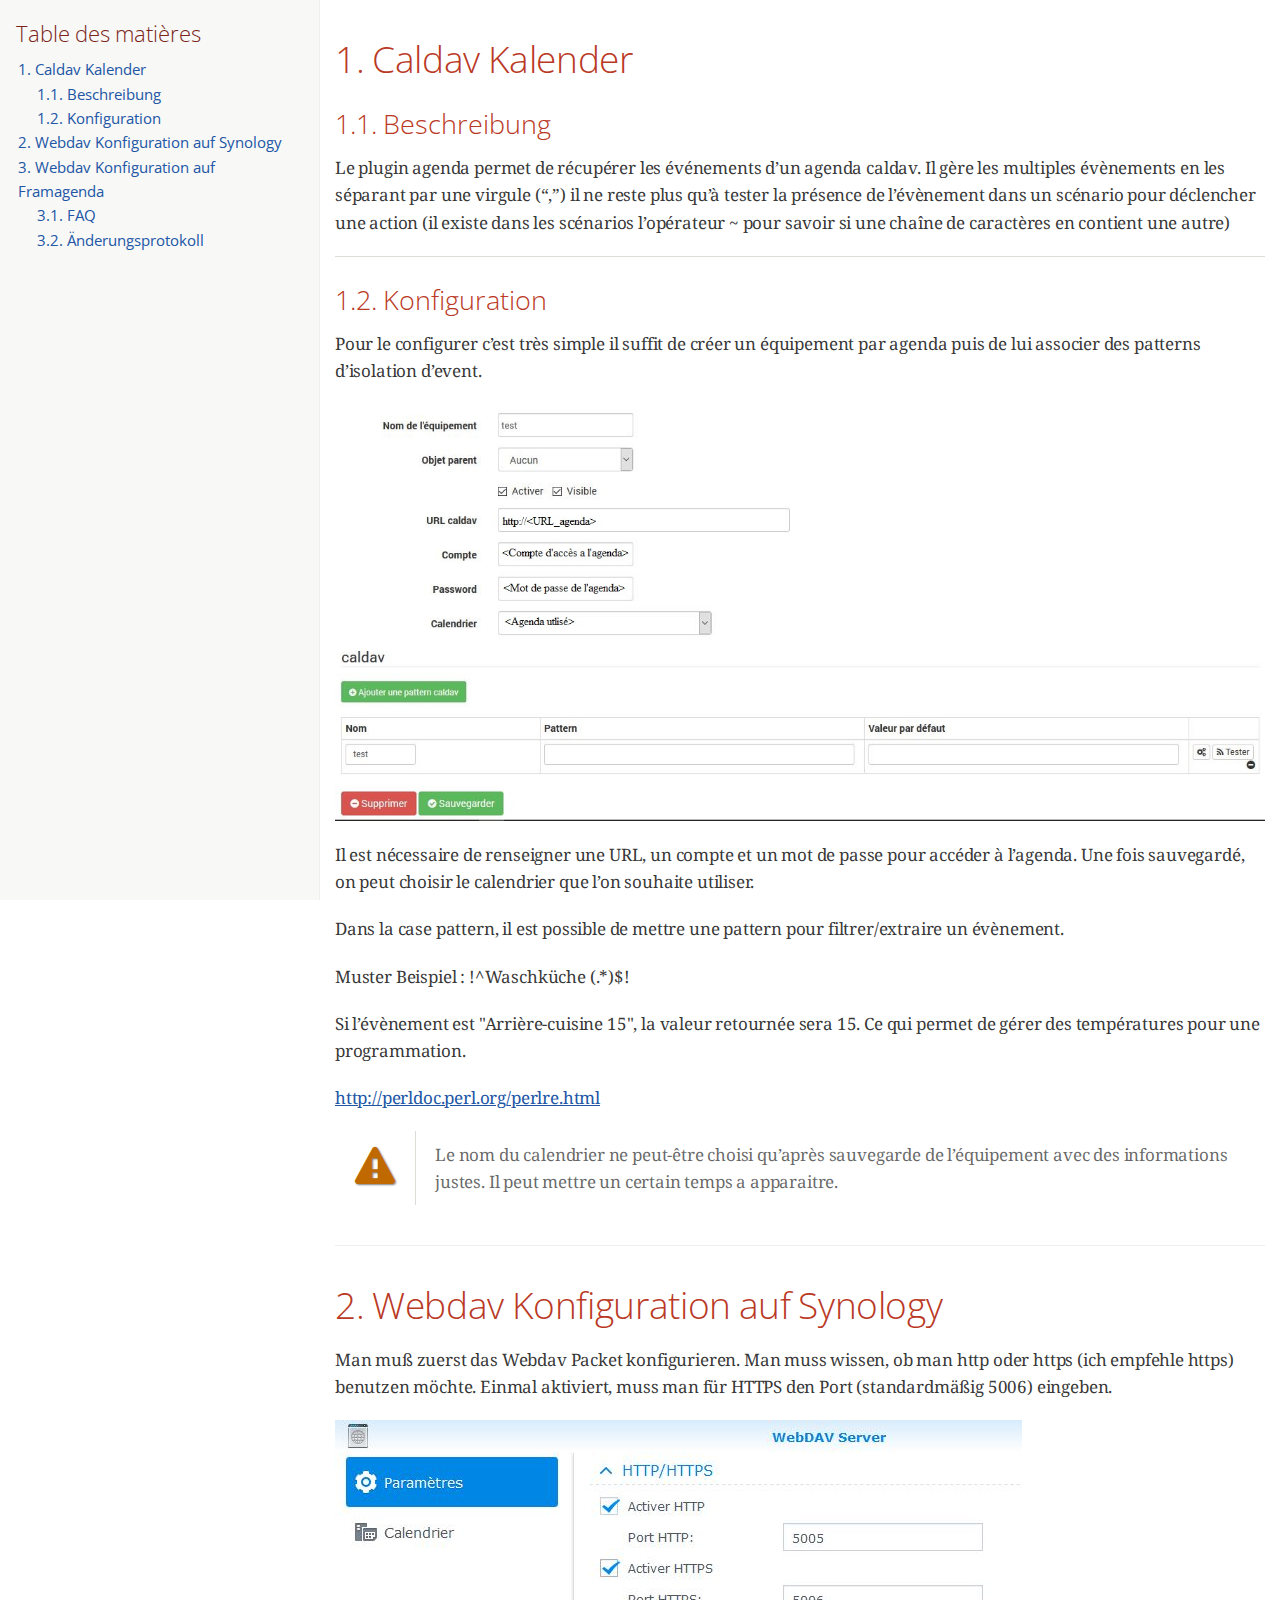
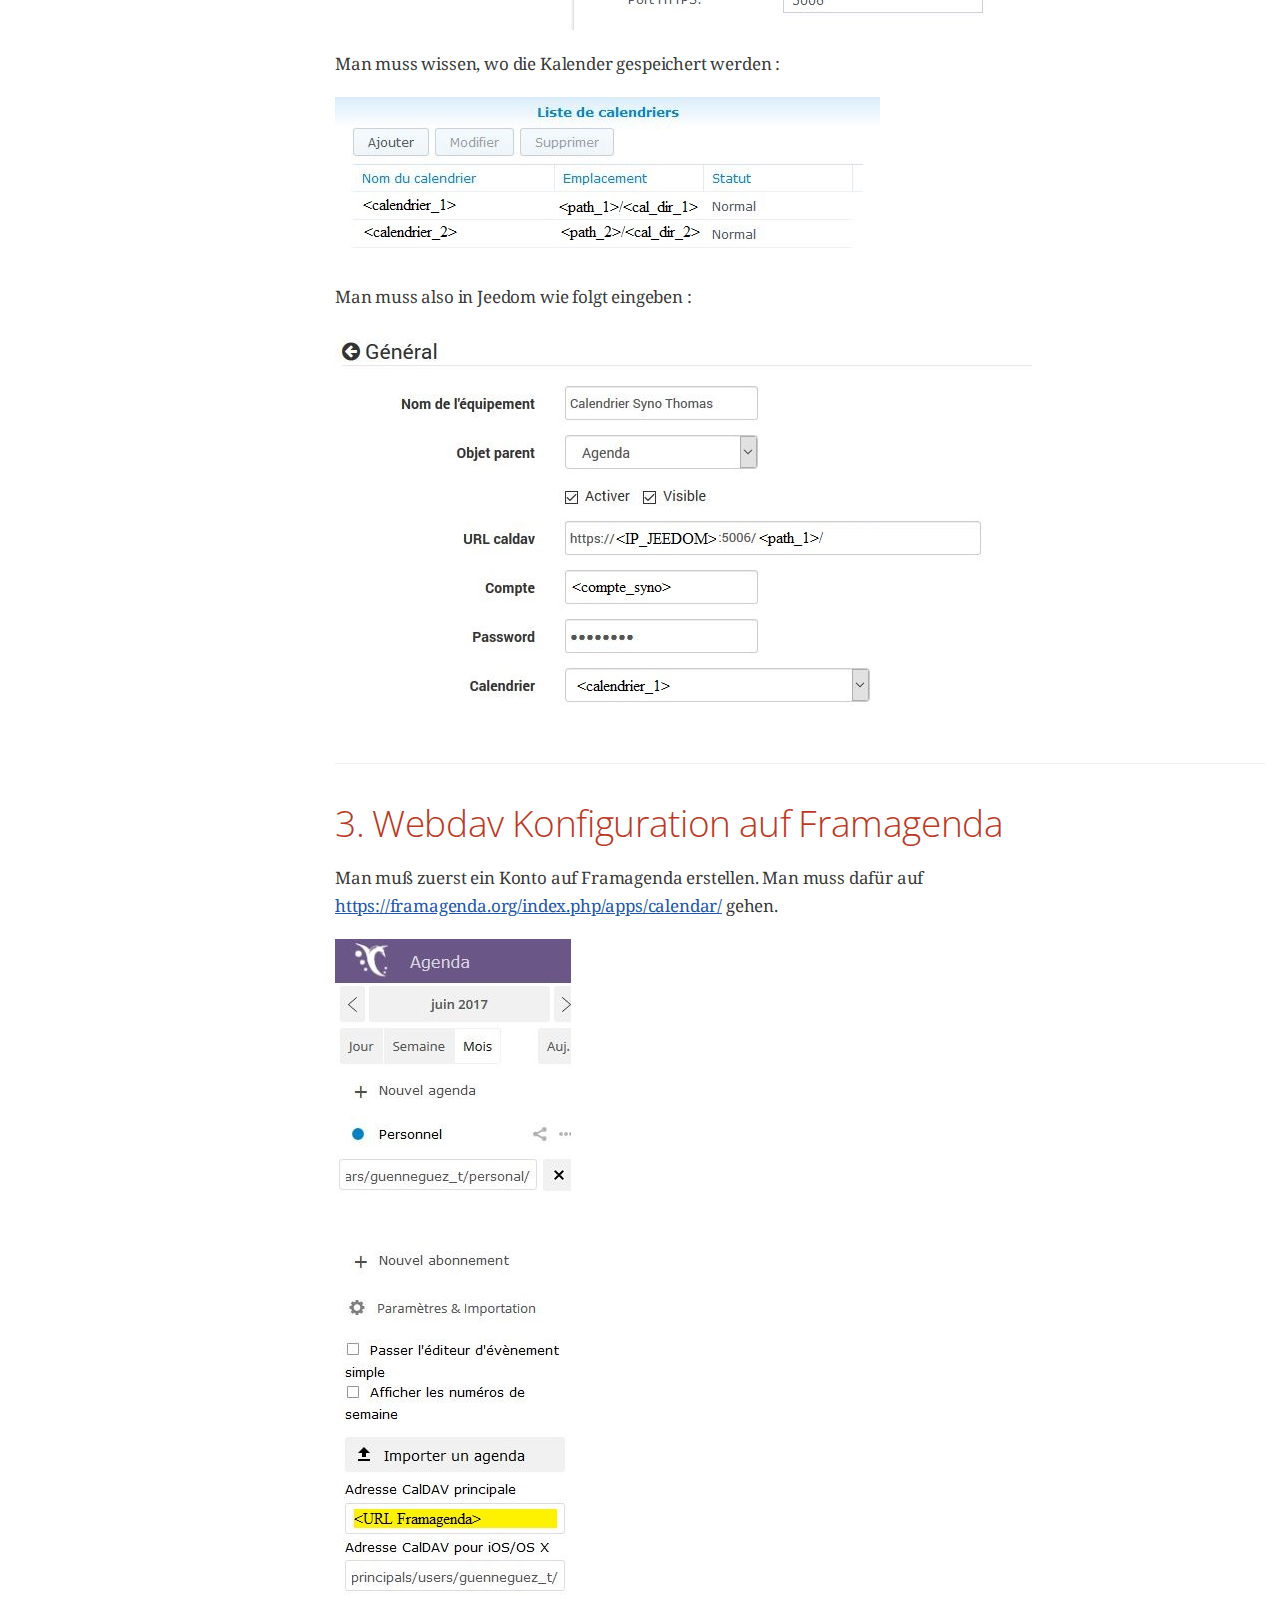
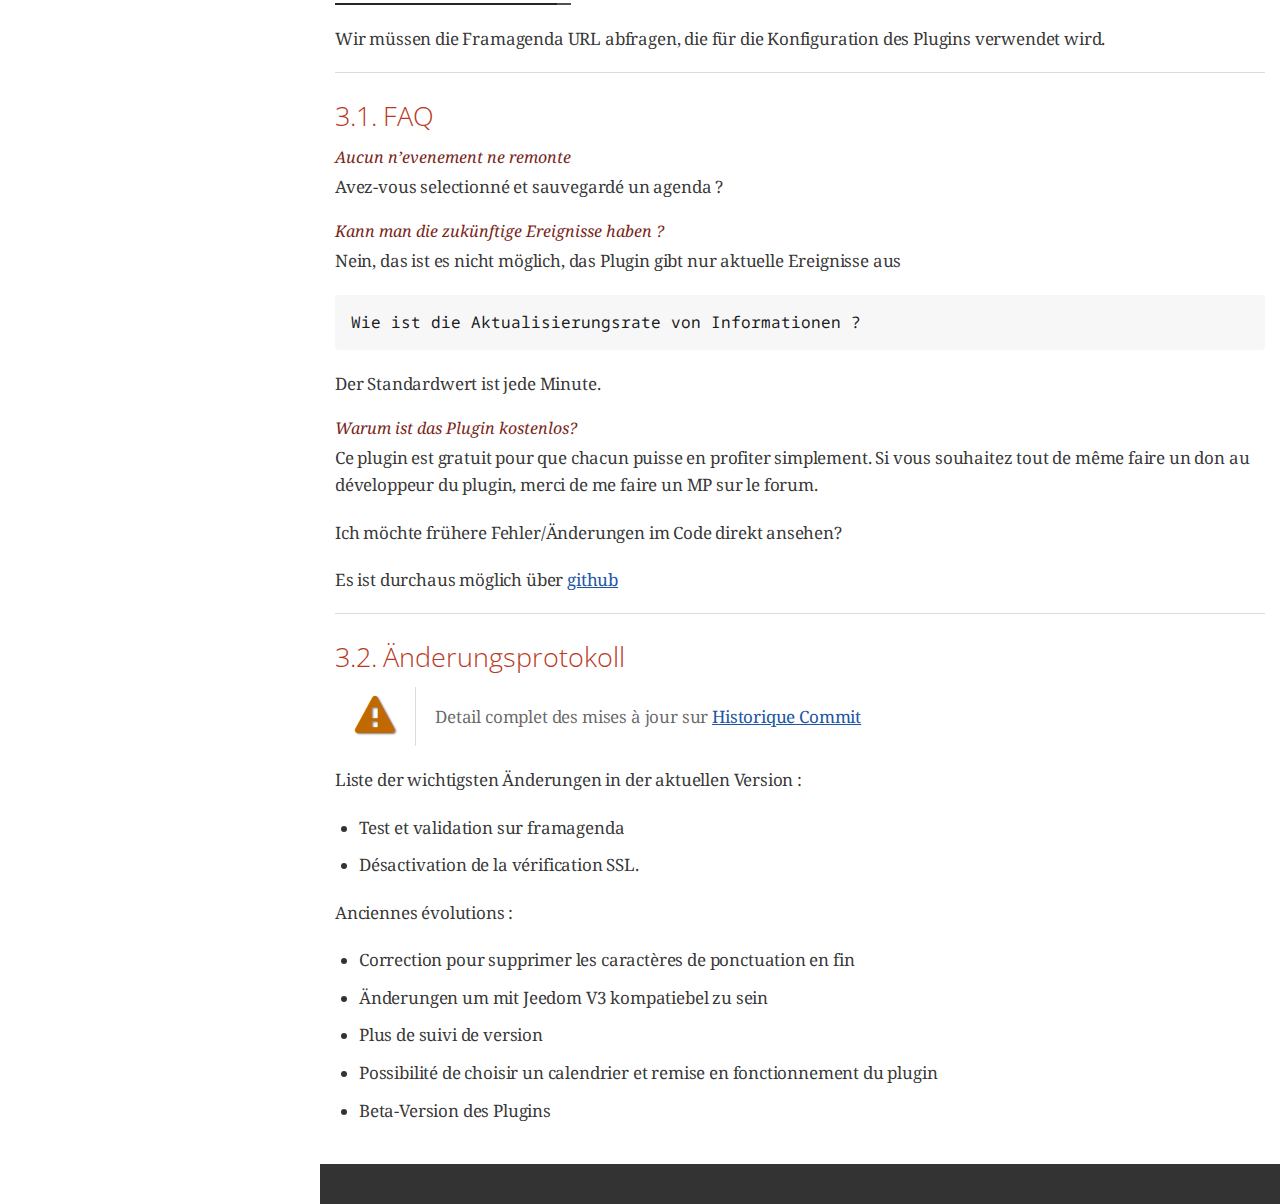
<file: plugins/caldav/de_DE/index.html>
<!DOCTYPE html>
<html lang="en">
<head>
<meta charset="UTF-8">
<!--[if IE]><meta http-equiv="X-UA-Compatible" content="IE=edge"><![endif]-->
<meta name="viewport" content="width=device-width, initial-scale=1.0">
<meta name="generator" content="Asciidoctor 1.5.3.dev">
<title>Caldav Kalender</title>
<link rel="stylesheet" href="https://fonts.googleapis.com/css?family=Open+Sans:300,300italic,400,400italic,600,600italic%7CNoto+Serif:400,400italic,700,700italic%7CDroid+Sans+Mono:400,700">
<style>
/* Asciidoctor default stylesheet | MIT License | http://asciidoctor.org */
/* Remove the comments around the @import statement below when using this as a custom stylesheet */
/*@import "https://fonts.googleapis.com/css?family=Open+Sans:300,300italic,400,400italic,600,600italic%7CNoto+Serif:400,400italic,700,700italic%7CDroid+Sans+Mono:400,700";*/
article,aside,details,figcaption,figure,footer,header,hgroup,main,nav,section,summary{display:block}
audio,canvas,video{display:inline-block}
audio:not([controls]){display:none;height:0}
[hidden],template{display:none}
script{display:none!important}
html{font-family:sans-serif;-ms-text-size-adjust:100%;-webkit-text-size-adjust:100%}
body{margin:0}
a{background:transparent}
a:focus{outline:thin dotted}
a:active,a:hover{outline:0}
h1{font-size:2em;margin:.67em 0}
abbr[title]{border-bottom:1px dotted}
b,strong{font-weight:bold}
dfn{font-style:italic}
hr{-moz-box-sizing:content-box;box-sizing:content-box;height:0}
mark{background:#ff0;color:#000}
code,kbd,pre,samp{font-family:monospace;font-size:1em}
pre{white-space:pre-wrap}
q{quotes:"\201C" "\201D" "\2018" "\2019"}
small{font-size:80%}
sub,sup{font-size:75%;line-height:0;position:relative;vertical-align:baseline}
sup{top:-.5em}
sub{bottom:-.25em}
img{border:0}
svg:not(:root){overflow:hidden}
figure{margin:0}
fieldset{border:1px solid silver;margin:0 2px;padding:.35em .625em .75em}
legend{border:0;padding:0}
button,input,select,textarea{font-family:inherit;font-size:100%;margin:0}
button,input{line-height:normal}
button,select{text-transform:none}
button,html input[type="button"],input[type="reset"],input[type="submit"]{-webkit-appearance:button;cursor:pointer}
button[disabled],html input[disabled]{cursor:default}
input[type="checkbox"],input[type="radio"]{box-sizing:border-box;padding:0}
input[type="search"]{-webkit-appearance:textfield;-moz-box-sizing:content-box;-webkit-box-sizing:content-box;box-sizing:content-box}
input[type="search"]::-webkit-search-cancel-button,input[type="search"]::-webkit-search-decoration{-webkit-appearance:none}
button::-moz-focus-inner,input::-moz-focus-inner{border:0;padding:0}
textarea{overflow:auto;vertical-align:top}
table{border-collapse:collapse;border-spacing:0}
*,*:before,*:after{-moz-box-sizing:border-box;-webkit-box-sizing:border-box;box-sizing:border-box}
html,body{font-size:100%}
body{background:#fff;color:rgba(0,0,0,.8);padding:0;margin:0;font-family:"Noto Serif","DejaVu Serif",serif;font-weight:400;font-style:normal;line-height:1;position:relative;cursor:auto}
a:hover{cursor:pointer}
img,object,embed{max-width:100%;height:auto}
object,embed{height:100%}
img{-ms-interpolation-mode:bicubic}
#map_canvas img,#map_canvas embed,#map_canvas object,.map_canvas img,.map_canvas embed,.map_canvas object{max-width:none!important}
.left{float:left!important}
.right{float:right!important}
.text-left{text-align:left!important}
.text-right{text-align:right!important}
.text-center{text-align:center!important}
.text-justify{text-align:justify!important}
.hide{display:none}
.antialiased,body{-webkit-font-smoothing:antialiased}
img{display:inline-block;vertical-align:middle}
textarea{height:auto;min-height:50px}
select{width:100%}
p.lead,.paragraph.lead>p,#preamble>.sectionbody>.paragraph:first-of-type p{font-size:1.21875em;line-height:1.6}
.subheader,.admonitionblock td.content>.title,.audioblock>.title,.exampleblock>.title,.imageblock>.title,.listingblock>.title,.literalblock>.title,.stemblock>.title,.openblock>.title,.paragraph>.title,.quoteblock>.title,table.tableblock>.title,.verseblock>.title,.videoblock>.title,.dlist>.title,.olist>.title,.ulist>.title,.qlist>.title,.hdlist>.title{line-height:1.45;color:#7a2518;font-weight:400;margin-top:0;margin-bottom:.25em}
div,dl,dt,dd,ul,ol,li,h1,h2,h3,#toctitle,.sidebarblock>.content>.title,h4,h5,h6,pre,form,p,blockquote,th,td{margin:0;padding:0;direction:ltr}
a{color:#2156a5;text-decoration:underline;line-height:inherit}
a:hover,a:focus{color:#1d4b8f}
a img{border:none}
p{font-family:inherit;font-weight:400;font-size:1em;line-height:1.6;margin-bottom:1.25em;text-rendering:optimizeLegibility}
p aside{font-size:.875em;line-height:1.35;font-style:italic}
h1,h2,h3,#toctitle,.sidebarblock>.content>.title,h4,h5,h6{font-family:"Open Sans","DejaVu Sans",sans-serif;font-weight:300;font-style:normal;color:#ba3925;text-rendering:optimizeLegibility;margin-top:1em;margin-bottom:.5em;line-height:1.0125em}
h1 small,h2 small,h3 small,#toctitle small,.sidebarblock>.content>.title small,h4 small,h5 small,h6 small{font-size:60%;color:#e99b8f;line-height:0}
h1{font-size:2.125em}
h2{font-size:1.6875em}
h3,#toctitle,.sidebarblock>.content>.title{font-size:1.375em}
h4,h5{font-size:1.125em}
h6{font-size:1em}
hr{border:solid #ddddd8;border-width:1px 0 0;clear:both;margin:1.25em 0 1.1875em;height:0}
em,i{font-style:italic;line-height:inherit}
strong,b{font-weight:bold;line-height:inherit}
small{font-size:60%;line-height:inherit}
code{font-family:"Droid Sans Mono","DejaVu Sans Mono",monospace;font-weight:400;color:rgba(0,0,0,.9)}
ul,ol,dl{font-size:1em;line-height:1.6;margin-bottom:1.25em;list-style-position:outside;font-family:inherit}
ul,ol,ul.no-bullet,ol.no-bullet{margin-left:1.5em}
ul li ul,ul li ol{margin-left:1.25em;margin-bottom:0;font-size:1em}
ul.square li ul,ul.circle li ul,ul.disc li ul{list-style:inherit}
ul.square{list-style-type:square}
ul.circle{list-style-type:circle}
ul.disc{list-style-type:disc}
ul.no-bullet{list-style:none}
ol li ul,ol li ol{margin-left:1.25em;margin-bottom:0}
dl dt{margin-bottom:.3125em;font-weight:bold}
dl dd{margin-bottom:1.25em}
abbr,acronym{text-transform:uppercase;font-size:90%;color:rgba(0,0,0,.8);border-bottom:1px dotted #ddd;cursor:help}
abbr{text-transform:none}
blockquote{margin:0 0 1.25em;padding:.5625em 1.25em 0 1.1875em;border-left:1px solid #ddd}
blockquote cite{display:block;font-size:.9375em;color:rgba(0,0,0,.6)}
blockquote cite:before{content:"\2014 \0020"}
blockquote cite a,blockquote cite a:visited{color:rgba(0,0,0,.6)}
blockquote,blockquote p{line-height:1.6;color:rgba(0,0,0,.85)}
@media only screen and (min-width:768px){h1,h2,h3,#toctitle,.sidebarblock>.content>.title,h4,h5,h6{line-height:1.2}
h1{font-size:2.75em}
h2{font-size:2.3125em}
h3,#toctitle,.sidebarblock>.content>.title{font-size:1.6875em}
h4{font-size:1.4375em}}table{background:#fff;margin-bottom:1.25em;border:solid 1px #dedede}
table thead,table tfoot{background:#f7f8f7;font-weight:bold}
table thead tr th,table thead tr td,table tfoot tr th,table tfoot tr td{padding:.5em .625em .625em;font-size:inherit;color:rgba(0,0,0,.8);text-align:left}
table tr th,table tr td{padding:.5625em .625em;font-size:inherit;color:rgba(0,0,0,.8)}
table tr.even,table tr.alt,table tr:nth-of-type(even){background:#f8f8f7}
table thead tr th,table tfoot tr th,table tbody tr td,table tr td,table tfoot tr td{display:table-cell;line-height:1.6}
h1,h2,h3,#toctitle,.sidebarblock>.content>.title,h4,h5,h6{line-height:1.2;word-spacing:-.05em}
h1 strong,h2 strong,h3 strong,#toctitle strong,.sidebarblock>.content>.title strong,h4 strong,h5 strong,h6 strong{font-weight:400}
.clearfix:before,.clearfix:after,.float-group:before,.float-group:after{content:" ";display:table}
.clearfix:after,.float-group:after{clear:both}
*:not(pre)>code{font-size:.9375em;font-style:normal!important;letter-spacing:0;padding:.1em .5ex;word-spacing:-.15em;background-color:#f7f7f8;-webkit-border-radius:4px;border-radius:4px;line-height:1.45;text-rendering:optimizeSpeed}
pre,pre>code{line-height:1.45;color:rgba(0,0,0,.9);font-family:"Droid Sans Mono","DejaVu Sans Mono",monospace;font-weight:400;text-rendering:optimizeSpeed}
.keyseq{color:rgba(51,51,51,.8)}
kbd{display:inline-block;color:rgba(0,0,0,.8);font-size:.75em;line-height:1.4;background-color:#f7f7f7;border:1px solid #ccc;-webkit-border-radius:3px;border-radius:3px;-webkit-box-shadow:0 1px 0 rgba(0,0,0,.2),0 0 0 .1em white inset;box-shadow:0 1px 0 rgba(0,0,0,.2),0 0 0 .1em #fff inset;margin:-.15em .15em 0 .15em;padding:.2em .6em .2em .5em;vertical-align:middle;white-space:nowrap}
.keyseq kbd:first-child{margin-left:0}
.keyseq kbd:last-child{margin-right:0}
.menuseq,.menu{color:rgba(0,0,0,.8)}
b.button:before,b.button:after{position:relative;top:-1px;font-weight:400}
b.button:before{content:"[";padding:0 3px 0 2px}
b.button:after{content:"]";padding:0 2px 0 3px}
p a>code:hover{color:rgba(0,0,0,.9)}
#header,#content,#footnotes,#footer{width:100%;margin-left:auto;margin-right:auto;margin-top:0;margin-bottom:0;max-width:62.5em;*zoom:1;position:relative;padding-left:.9375em;padding-right:.9375em}
#header:before,#header:after,#content:before,#content:after,#footnotes:before,#footnotes:after,#footer:before,#footer:after{content:" ";display:table}
#header:after,#content:after,#footnotes:after,#footer:after{clear:both}
#content{margin-top:1.25em}
#content:before{content:none}
#header>h1:first-child{color:rgba(0,0,0,.85);margin-top:2.25rem;margin-bottom:0}
#header>h1:first-child+#toc{margin-top:8px;border-top:1px solid #ddddd8}
#header>h1:only-child,body.toc2 #header>h1:nth-last-child(2){border-bottom:1px solid #ddddd8;padding-bottom:8px}
#header .details{border-bottom:1px solid #ddddd8;line-height:1.45;padding-top:.25em;padding-bottom:.25em;padding-left:.25em;color:rgba(0,0,0,.6);display:-ms-flexbox;display:-webkit-flex;display:flex;-ms-flex-flow:row wrap;-webkit-flex-flow:row wrap;flex-flow:row wrap}
#header .details span:first-child{margin-left:-.125em}
#header .details span.email a{color:rgba(0,0,0,.85)}
#header .details br{display:none}
#header .details br+span:before{content:"\00a0\2013\00a0"}
#header .details br+span.author:before{content:"\00a0\22c5\00a0";color:rgba(0,0,0,.85)}
#header .details br+span#revremark:before{content:"\00a0|\00a0"}
#header #revnumber{text-transform:capitalize}
#header #revnumber:after{content:"\00a0"}
#content>h1:first-child:not([class]){color:rgba(0,0,0,.85);border-bottom:1px solid #ddddd8;padding-bottom:8px;margin-top:0;padding-top:1rem;margin-bottom:1.25rem}
#toc{border-bottom:1px solid #efefed;padding-bottom:.5em}
#toc>ul{margin-left:.125em}
#toc ul.sectlevel0>li>a{font-style:italic}
#toc ul.sectlevel0 ul.sectlevel1{margin:.5em 0}
#toc ul{font-family:"Open Sans","DejaVu Sans",sans-serif;list-style-type:none}
#toc a{text-decoration:none}
#toc a:active{text-decoration:underline}
#toctitle{color:#7a2518;font-size:1.2em}
@media only screen and (min-width:768px){#toctitle{font-size:1.375em}
body.toc2{padding-left:15em;padding-right:0}
#toc.toc2{margin-top:0!important;background-color:#f8f8f7;position:fixed;width:15em;left:0;top:0;border-right:1px solid #efefed;border-top-width:0!important;border-bottom-width:0!important;z-index:1000;padding:1.25em 1em;height:100%;overflow:auto}
#toc.toc2 #toctitle{margin-top:0;font-size:1.2em}
#toc.toc2>ul{font-size:.9em;margin-bottom:0}
#toc.toc2 ul ul{margin-left:0;padding-left:1em}
#toc.toc2 ul.sectlevel0 ul.sectlevel1{padding-left:0;margin-top:.5em;margin-bottom:.5em}
body.toc2.toc-right{padding-left:0;padding-right:15em}
body.toc2.toc-right #toc.toc2{border-right-width:0;border-left:1px solid #efefed;left:auto;right:0}}@media only screen and (min-width:1280px){body.toc2{padding-left:20em;padding-right:0}
#toc.toc2{width:20em}
#toc.toc2 #toctitle{font-size:1.375em}
#toc.toc2>ul{font-size:.95em}
#toc.toc2 ul ul{padding-left:1.25em}
body.toc2.toc-right{padding-left:0;padding-right:20em}}#content #toc{border-style:solid;border-width:1px;border-color:#e0e0dc;margin-bottom:1.25em;padding:1.25em;background:#f8f8f7;-webkit-border-radius:4px;border-radius:4px}
#content #toc>:first-child{margin-top:0}
#content #toc>:last-child{margin-bottom:0}
#footer{max-width:100%;background-color:rgba(0,0,0,.8);padding:1.25em}
#footer-text{color:rgba(255,255,255,.8);line-height:1.44}
.sect1{padding-bottom:.625em}
@media only screen and (min-width:768px){.sect1{padding-bottom:1.25em}}.sect1+.sect1{border-top:1px solid #efefed}
#content h1>a.anchor,h2>a.anchor,h3>a.anchor,#toctitle>a.anchor,.sidebarblock>.content>.title>a.anchor,h4>a.anchor,h5>a.anchor,h6>a.anchor{position:absolute;z-index:1001;width:1.5ex;margin-left:-1.5ex;display:block;text-decoration:none!important;visibility:hidden;text-align:center;font-weight:400}
#content h1>a.anchor:before,h2>a.anchor:before,h3>a.anchor:before,#toctitle>a.anchor:before,.sidebarblock>.content>.title>a.anchor:before,h4>a.anchor:before,h5>a.anchor:before,h6>a.anchor:before{content:"\00A7";font-size:.85em;display:block;padding-top:.1em}
#content h1:hover>a.anchor,#content h1>a.anchor:hover,h2:hover>a.anchor,h2>a.anchor:hover,h3:hover>a.anchor,#toctitle:hover>a.anchor,.sidebarblock>.content>.title:hover>a.anchor,h3>a.anchor:hover,#toctitle>a.anchor:hover,.sidebarblock>.content>.title>a.anchor:hover,h4:hover>a.anchor,h4>a.anchor:hover,h5:hover>a.anchor,h5>a.anchor:hover,h6:hover>a.anchor,h6>a.anchor:hover{visibility:visible}
#content h1>a.link,h2>a.link,h3>a.link,#toctitle>a.link,.sidebarblock>.content>.title>a.link,h4>a.link,h5>a.link,h6>a.link{color:#ba3925;text-decoration:none}
#content h1>a.link:hover,h2>a.link:hover,h3>a.link:hover,#toctitle>a.link:hover,.sidebarblock>.content>.title>a.link:hover,h4>a.link:hover,h5>a.link:hover,h6>a.link:hover{color:#a53221}
.audioblock,.imageblock,.literalblock,.listingblock,.stemblock,.videoblock{margin-bottom:1.25em}
.admonitionblock td.content>.title,.audioblock>.title,.exampleblock>.title,.imageblock>.title,.listingblock>.title,.literalblock>.title,.stemblock>.title,.openblock>.title,.paragraph>.title,.quoteblock>.title,table.tableblock>.title,.verseblock>.title,.videoblock>.title,.dlist>.title,.olist>.title,.ulist>.title,.qlist>.title,.hdlist>.title{text-rendering:optimizeLegibility;text-align:left;font-family:"Noto Serif","DejaVu Serif",serif;font-size:1rem;font-style:italic}
table.tableblock>caption.title{white-space:nowrap;overflow:visible;max-width:0}
.paragraph.lead>p,#preamble>.sectionbody>.paragraph:first-of-type p{color:rgba(0,0,0,.85)}
table.tableblock #preamble>.sectionbody>.paragraph:first-of-type p{font-size:inherit}
.admonitionblock>table{border-collapse:separate;border:0;background:none;width:100%}
.admonitionblock>table td.icon{text-align:center;width:80px}
.admonitionblock>table td.icon img{max-width:none}
.admonitionblock>table td.icon .title{font-weight:bold;font-family:"Open Sans","DejaVu Sans",sans-serif;text-transform:uppercase}
.admonitionblock>table td.content{padding-left:1.125em;padding-right:1.25em;border-left:1px solid #ddddd8;color:rgba(0,0,0,.6)}
.admonitionblock>table td.content>:last-child>:last-child{margin-bottom:0}
.exampleblock>.content{border-style:solid;border-width:1px;border-color:#e6e6e6;margin-bottom:1.25em;padding:1.25em;background:#fff;-webkit-border-radius:4px;border-radius:4px}
.exampleblock>.content>:first-child{margin-top:0}
.exampleblock>.content>:last-child{margin-bottom:0}
.sidebarblock{border-style:solid;border-width:1px;border-color:#e0e0dc;margin-bottom:1.25em;padding:1.25em;background:#f8f8f7;-webkit-border-radius:4px;border-radius:4px}
.sidebarblock>:first-child{margin-top:0}
.sidebarblock>:last-child{margin-bottom:0}
.sidebarblock>.content>.title{color:#7a2518;margin-top:0;text-align:center}
.exampleblock>.content>:last-child>:last-child,.exampleblock>.content .olist>ol>li:last-child>:last-child,.exampleblock>.content .ulist>ul>li:last-child>:last-child,.exampleblock>.content .qlist>ol>li:last-child>:last-child,.sidebarblock>.content>:last-child>:last-child,.sidebarblock>.content .olist>ol>li:last-child>:last-child,.sidebarblock>.content .ulist>ul>li:last-child>:last-child,.sidebarblock>.content .qlist>ol>li:last-child>:last-child{margin-bottom:0}
.literalblock pre,.listingblock pre:not(.highlight),.listingblock pre[class="highlight"],.listingblock pre[class^="highlight "],.listingblock pre.CodeRay,.listingblock pre.prettyprint{background:#f7f7f8}
.sidebarblock .literalblock pre,.sidebarblock .listingblock pre:not(.highlight),.sidebarblock .listingblock pre[class="highlight"],.sidebarblock .listingblock pre[class^="highlight "],.sidebarblock .listingblock pre.CodeRay,.sidebarblock .listingblock pre.prettyprint{background:#f2f1f1}
.literalblock pre,.literalblock pre[class],.listingblock pre,.listingblock pre[class]{-webkit-border-radius:4px;border-radius:4px;word-wrap:break-word;padding:1em;font-size:.8125em}
.literalblock pre.nowrap,.literalblock pre[class].nowrap,.listingblock pre.nowrap,.listingblock pre[class].nowrap{overflow-x:auto;white-space:pre;word-wrap:normal}
@media only screen and (min-width:768px){.literalblock pre,.literalblock pre[class],.listingblock pre,.listingblock pre[class]{font-size:.90625em}}@media only screen and (min-width:1280px){.literalblock pre,.literalblock pre[class],.listingblock pre,.listingblock pre[class]{font-size:1em}}.literalblock.output pre{color:#f7f7f8;background-color:rgba(0,0,0,.9)}
.listingblock pre.highlightjs{padding:0}
.listingblock pre.highlightjs>code{padding:1em;-webkit-border-radius:4px;border-radius:4px}
.listingblock pre.prettyprint{border-width:0}
.listingblock>.content{position:relative}
.listingblock code[data-lang]:before{display:none;content:attr(data-lang);position:absolute;font-size:.75em;top:.425rem;right:.5rem;line-height:1;text-transform:uppercase;color:#999}
.listingblock:hover code[data-lang]:before{display:block}
.listingblock.terminal pre .command:before{content:attr(data-prompt);padding-right:.5em;color:#999}
.listingblock.terminal pre .command:not([data-prompt]):before{content:"$"}
table.pyhltable{border-collapse:separate;border:0;margin-bottom:0;background:none}
table.pyhltable td{vertical-align:top;padding-top:0;padding-bottom:0}
table.pyhltable td.code{padding-left:.75em;padding-right:0}
pre.pygments .lineno,table.pyhltable td:not(.code){color:#999;padding-left:0;padding-right:.5em;border-right:1px solid #ddddd8}
pre.pygments .lineno{display:inline-block;margin-right:.25em}
table.pyhltable .linenodiv{background:none!important;padding-right:0!important}
.quoteblock{margin:0 1em 1.25em 1.5em;display:table}
.quoteblock>.title{margin-left:-1.5em;margin-bottom:.75em}
.quoteblock blockquote,.quoteblock blockquote p{color:rgba(0,0,0,.85);font-size:1.15rem;line-height:1.75;word-spacing:.1em;letter-spacing:0;font-style:italic;text-align:justify}
.quoteblock blockquote{margin:0;padding:0;border:0}
.quoteblock blockquote:before{content:"\201c";float:left;font-size:2.75em;font-weight:bold;line-height:.6em;margin-left:-.6em;color:#7a2518;text-shadow:0 1px 2px rgba(0,0,0,.1)}
.quoteblock blockquote>.paragraph:last-child p{margin-bottom:0}
.quoteblock .attribution{margin-top:.5em;margin-right:.5ex;text-align:right}
.quoteblock .quoteblock{margin-left:0;margin-right:0;padding:.5em 0;border-left:3px solid rgba(0,0,0,.6)}
.quoteblock .quoteblock blockquote{padding:0 0 0 .75em}
.quoteblock .quoteblock blockquote:before{display:none}
.verseblock{margin:0 1em 1.25em 1em}
.verseblock pre{font-family:"Open Sans","DejaVu Sans",sans;font-size:1.15rem;color:rgba(0,0,0,.85);font-weight:300;text-rendering:optimizeLegibility}
.verseblock pre strong{font-weight:400}
.verseblock .attribution{margin-top:1.25rem;margin-left:.5ex}
.quoteblock .attribution,.verseblock .attribution{font-size:.9375em;line-height:1.45;font-style:italic}
.quoteblock .attribution br,.verseblock .attribution br{display:none}
.quoteblock .attribution cite,.verseblock .attribution cite{display:block;letter-spacing:-.05em;color:rgba(0,0,0,.6)}
.quoteblock.abstract{margin:0 0 1.25em 0;display:block}
.quoteblock.abstract blockquote,.quoteblock.abstract blockquote p{text-align:left;word-spacing:0}
.quoteblock.abstract blockquote:before,.quoteblock.abstract blockquote p:first-of-type:before{display:none}
table.tableblock{max-width:100%;border-collapse:separate}
table.tableblock td>.paragraph:last-child p>p:last-child,table.tableblock th>p:last-child,table.tableblock td>p:last-child{margin-bottom:0}
table.spread{width:100%}
table.tableblock,th.tableblock,td.tableblock{border:0 solid #dedede}
table.grid-all th.tableblock,table.grid-all td.tableblock{border-width:0 1px 1px 0}
table.grid-all tfoot>tr>th.tableblock,table.grid-all tfoot>tr>td.tableblock{border-width:1px 1px 0 0}
table.grid-cols th.tableblock,table.grid-cols td.tableblock{border-width:0 1px 0 0}
table.grid-all *>tr>.tableblock:last-child,table.grid-cols *>tr>.tableblock:last-child{border-right-width:0}
table.grid-rows th.tableblock,table.grid-rows td.tableblock{border-width:0 0 1px 0}
table.grid-all tbody>tr:last-child>th.tableblock,table.grid-all tbody>tr:last-child>td.tableblock,table.grid-all thead:last-child>tr>th.tableblock,table.grid-rows tbody>tr:last-child>th.tableblock,table.grid-rows tbody>tr:last-child>td.tableblock,table.grid-rows thead:last-child>tr>th.tableblock{border-bottom-width:0}
table.grid-rows tfoot>tr>th.tableblock,table.grid-rows tfoot>tr>td.tableblock{border-width:1px 0 0 0}
table.frame-all{border-width:1px}
table.frame-sides{border-width:0 1px}
table.frame-topbot{border-width:1px 0}
th.halign-left,td.halign-left{text-align:left}
th.halign-right,td.halign-right{text-align:right}
th.halign-center,td.halign-center{text-align:center}
th.valign-top,td.valign-top{vertical-align:top}
th.valign-bottom,td.valign-bottom{vertical-align:bottom}
th.valign-middle,td.valign-middle{vertical-align:middle}
table thead th,table tfoot th{font-weight:bold}
tbody tr th{display:table-cell;line-height:1.6;background:#f7f8f7}
tbody tr th,tbody tr th p,tfoot tr th,tfoot tr th p{color:rgba(0,0,0,.8);font-weight:bold}
p.tableblock>code:only-child{background:none;padding:0}
p.tableblock{font-size:1em}
td>div.verse{white-space:pre}
ol{margin-left:1.75em}
ul li ol{margin-left:1.5em}
dl dd{margin-left:1.125em}
dl dd:last-child,dl dd:last-child>:last-child{margin-bottom:0}
ol>li p,ul>li p,ul dd,ol dd,.olist .olist,.ulist .ulist,.ulist .olist,.olist .ulist{margin-bottom:.625em}
ul.unstyled,ol.unnumbered,ul.checklist,ul.none{list-style-type:none}
ul.unstyled,ol.unnumbered,ul.checklist{margin-left:.625em}
ul.checklist li>p:first-child>.fa-square-o:first-child,ul.checklist li>p:first-child>.fa-check-square-o:first-child{width:1em;font-size:.85em}
ul.checklist li>p:first-child>input[type="checkbox"]:first-child{width:1em;position:relative;top:1px}
ul.inline{margin:0 auto .625em auto;margin-left:-1.375em;margin-right:0;padding:0;list-style:none;overflow:hidden}
ul.inline>li{list-style:none;float:left;margin-left:1.375em;display:block}
ul.inline>li>*{display:block}
.unstyled dl dt{font-weight:400;font-style:normal}
ol.arabic{list-style-type:decimal}
ol.decimal{list-style-type:decimal-leading-zero}
ol.loweralpha{list-style-type:lower-alpha}
ol.upperalpha{list-style-type:upper-alpha}
ol.lowerroman{list-style-type:lower-roman}
ol.upperroman{list-style-type:upper-roman}
ol.lowergreek{list-style-type:lower-greek}
.hdlist>table,.colist>table{border:0;background:none}
.hdlist>table>tbody>tr,.colist>table>tbody>tr{background:none}
td.hdlist1{padding-right:.75em;font-weight:bold}
td.hdlist1,td.hdlist2{vertical-align:top}
.literalblock+.colist,.listingblock+.colist{margin-top:-.5em}
.colist>table tr>td:first-of-type{padding:0 .75em;line-height:1}
.colist>table tr>td:last-of-type{padding:.25em 0}
.thumb,.th{line-height:0;display:inline-block;border:solid 4px #fff;-webkit-box-shadow:0 0 0 1px #ddd;box-shadow:0 0 0 1px #ddd}
.imageblock.left,.imageblock[style*="float: left"]{margin:.25em .625em 1.25em 0}
.imageblock.right,.imageblock[style*="float: right"]{margin:.25em 0 1.25em .625em}
.imageblock>.title{margin-bottom:0}
.imageblock.thumb,.imageblock.th{border-width:6px}
.imageblock.thumb>.title,.imageblock.th>.title{padding:0 .125em}
.image.left,.image.right{margin-top:.25em;margin-bottom:.25em;display:inline-block;line-height:0}
.image.left{margin-right:.625em}
.image.right{margin-left:.625em}
a.image{text-decoration:none}
span.footnote,span.footnoteref{vertical-align:super;font-size:.875em}
span.footnote a,span.footnoteref a{text-decoration:none}
span.footnote a:active,span.footnoteref a:active{text-decoration:underline}
#footnotes{padding-top:.75em;padding-bottom:.75em;margin-bottom:.625em}
#footnotes hr{width:20%;min-width:6.25em;margin:-.25em 0 .75em 0;border-width:1px 0 0 0}
#footnotes .footnote{padding:0 .375em;line-height:1.3;font-size:.875em;margin-left:1.2em;text-indent:-1.2em;margin-bottom:.2em}
#footnotes .footnote a:first-of-type{font-weight:bold;text-decoration:none}
#footnotes .footnote:last-of-type{margin-bottom:0}
#content #footnotes{margin-top:-.625em;margin-bottom:0;padding:.75em 0}
.gist .file-data>table{border:0;background:#fff;width:100%;margin-bottom:0}
.gist .file-data>table td.line-data{width:99%}
div.unbreakable{page-break-inside:avoid}
.big{font-size:larger}
.small{font-size:smaller}
.underline{text-decoration:underline}
.overline{text-decoration:overline}
.line-through{text-decoration:line-through}
.aqua{color:#00bfbf}
.aqua-background{background-color:#00fafa}
.black{color:#000}
.black-background{background-color:#000}
.blue{color:#0000bf}
.blue-background{background-color:#0000fa}
.fuchsia{color:#bf00bf}
.fuchsia-background{background-color:#fa00fa}
.gray{color:#606060}
.gray-background{background-color:#7d7d7d}
.green{color:#006000}
.green-background{background-color:#007d00}
.lime{color:#00bf00}
.lime-background{background-color:#00fa00}
.maroon{color:#600000}
.maroon-background{background-color:#7d0000}
.navy{color:#000060}
.navy-background{background-color:#00007d}
.olive{color:#606000}
.olive-background{background-color:#7d7d00}
.purple{color:#600060}
.purple-background{background-color:#7d007d}
.red{color:#bf0000}
.red-background{background-color:#fa0000}
.silver{color:#909090}
.silver-background{background-color:#bcbcbc}
.teal{color:#006060}
.teal-background{background-color:#007d7d}
.white{color:#bfbfbf}
.white-background{background-color:#fafafa}
.yellow{color:#bfbf00}
.yellow-background{background-color:#fafa00}
span.icon>.fa{cursor:default}
.admonitionblock td.icon [class^="fa icon-"]{font-size:2.5em;text-shadow:1px 1px 2px rgba(0,0,0,.5);cursor:default}
.admonitionblock td.icon .icon-note:before{content:"\f05a";color:#19407c}
.admonitionblock td.icon .icon-tip:before{content:"\f0eb";text-shadow:1px 1px 2px rgba(155,155,0,.8);color:#111}
.admonitionblock td.icon .icon-warning:before{content:"\f071";color:#bf6900}
.admonitionblock td.icon .icon-caution:before{content:"\f06d";color:#bf3400}
.admonitionblock td.icon .icon-important:before{content:"\f06a";color:#bf0000}
.conum[data-value]{display:inline-block;color:#fff!important;background-color:rgba(0,0,0,.8);-webkit-border-radius:100px;border-radius:100px;text-align:center;font-size:.75em;width:1.67em;height:1.67em;line-height:1.67em;font-family:"Open Sans","DejaVu Sans",sans-serif;font-style:normal;font-weight:bold}
.conum[data-value] *{color:#fff!important}
.conum[data-value]+b{display:none}
.conum[data-value]:after{content:attr(data-value)}
pre .conum[data-value]{position:relative;top:-.125em}
b.conum *{color:inherit!important}
.conum:not([data-value]):empty{display:none}
h1,h2{letter-spacing:-.01em}
dt,th.tableblock,td.content{text-rendering:optimizeLegibility}
p,td.content{letter-spacing:-.01em}
p strong,td.content strong{letter-spacing:-.005em}
p,blockquote,dt,td.content{font-size:1.0625rem}
p{margin-bottom:1.25rem}
.sidebarblock p,.sidebarblock dt,.sidebarblock td.content,p.tableblock{font-size:1em}
.exampleblock>.content{background-color:#fffef7;border-color:#e0e0dc;-webkit-box-shadow:0 1px 4px #e0e0dc;box-shadow:0 1px 4px #e0e0dc}
.print-only{display:none!important}
@media print{@page{margin:1.25cm .75cm}
*{-webkit-box-shadow:none!important;box-shadow:none!important;text-shadow:none!important}
a{color:inherit!important;text-decoration:underline!important}
a.bare,a[href^="#"],a[href^="mailto:"]{text-decoration:none!important}
a[href^="http:"]:not(.bare):after,a[href^="https:"]:not(.bare):after{content:"(" attr(href) ")";display:inline-block;font-size:.875em;padding-left:.25em}
abbr[title]:after{content:" (" attr(title) ")"}
pre,blockquote,tr,img{page-break-inside:avoid}
thead{display:table-header-group}
img{max-width:100%!important}
p,blockquote,dt,td.content{font-size:1em;orphans:3;widows:3}
h2,h3,#toctitle,.sidebarblock>.content>.title{page-break-after:avoid}
#toc,.sidebarblock,.exampleblock>.content{background:none!important}
#toc{border-bottom:1px solid #ddddd8!important;padding-bottom:0!important}
.sect1{padding-bottom:0!important}
.sect1+.sect1{border:0!important}
#header>h1:first-child{margin-top:1.25rem}
body.book #header{text-align:center}
body.book #header>h1:first-child{border:0!important;margin:2.5em 0 1em 0}
body.book #header .details{border:0!important;display:block;padding:0!important}
body.book #header .details span:first-child{margin-left:0!important}
body.book #header .details br{display:block}
body.book #header .details br+span:before{content:none!important}
body.book #toc{border:0!important;text-align:left!important;padding:0!important;margin:0!important}
body.book #toc,body.book #preamble,body.book h1.sect0,body.book .sect1>h2{page-break-before:always}
.listingblock code[data-lang]:before{display:block}
#footer{background:none!important;padding:0 .9375em}
#footer-text{color:rgba(0,0,0,.6)!important;font-size:.9em}
.hide-on-print{display:none!important}
.print-only{display:block!important}
.hide-for-print{display:none!important}
.show-for-print{display:inherit!important}}
</style>
<link rel="stylesheet" href="https://cdnjs.cloudflare.com/ajax/libs/font-awesome/4.3.0/css/font-awesome.min.css">
</head>
<body class="article toc2 toc-left">
<div id="header">
<div id="toc" class="toc2">
<div id="toctitle">Table des matières</div>
<ul class="sectlevel1">
<li><a href="#_caldav_kalender">1. Caldav Kalender</a>
<ul class="sectlevel2">
<li><a href="#_beschreibung">1.1. Beschreibung</a></li>
<li><a href="#_konfiguration">1.2. Konfiguration</a></li>
</ul>
</li>
<li><a href="#_webdav_konfiguration_auf_synology">2. Webdav Konfiguration auf Synology</a></li>
<li><a href="#_webdav_konfiguration_auf_framagenda">3. Webdav Konfiguration auf Framagenda</a>
<ul class="sectlevel2">
<li><a href="#_faq">3.1. FAQ</a></li>
<li><a href="#_Änderungsprotokoll">3.2. Änderungsprotokoll</a></li>
</ul>
</li>
</ul>
</div>
</div>
<div id="content">
<div class="sect1">
<h2 id="_caldav_kalender">1. Caldav Kalender</h2>
<div class="sectionbody">
<div class="sect2">
<h3 id="_beschreibung">1.1. Beschreibung</h3>
<div class="paragraph">
<p>Le plugin agenda permet de récupérer les événements d&#8217;un agenda caldav. Il gère les multiples évènements en les séparant par une virgule (“,”) il ne reste plus qu’à tester la présence de l’évènement dans un scénario pour déclencher une action (il existe dans les scénarios l’opérateur ~ pour savoir si une chaîne de caractères en contient une autre)</p>
</div>
<hr>
</div>
<div class="sect2">
<h3 id="_konfiguration">1.2. Konfiguration</h3>
<div class="paragraph">
<p>Pour le configurer c’est très simple il suffit de créer un équipement par agenda puis de lui associer des patterns d&#8217;isolation d&#8217;event.</p>
</div>
<div class="imageblock">
<div class="content">
<img src="../images/caldav_config1.jpg" alt="caldav config1">
</div>
</div>
<div class="paragraph">
<p>Il est nécessaire de renseigner une URL, un compte et un mot de passe pour accéder à l&#8217;agenda. Une fois sauvegardé, on peut choisir le calendrier que l&#8217;on souhaite utiliser.</p>
</div>
<div class="paragraph">
<p>Dans la case pattern, il est possible de mettre une pattern pour filtrer/extraire un évènement.</p>
</div>
<div class="paragraph">
<p>Muster Beispiel : !^Waschküche (.*)$!</p>
</div>
<div class="paragraph">
<p>Si l&#8217;évènement est "Arrière-cuisine 15", la valeur retournée sera 15. Ce qui permet de gérer des températures pour une programmation.</p>
</div>
<div class="paragraph">
<p><a href="http://perldoc.perl.org/perlre.html" class="bare">http://perldoc.perl.org/perlre.html</a></p>
</div>
<div class="admonitionblock warning">
<table>
<tr>
<td class="icon">
<i class="fa icon-warning" title="Warning"></i>
</td>
<td class="content">
Le nom du calendrier ne peut-être choisi qu&#8217;après sauvegarde de l&#8217;équipement avec des informations justes. Il peut mettre un certain temps a apparaitre.
</td>
</tr>
</table>
</div>
</div>
</div>
</div>
<div class="sect1">
<h2 id="_webdav_konfiguration_auf_synology">2. Webdav Konfiguration auf Synology</h2>
<div class="sectionbody">
<div class="paragraph">
<p>Man muß zuerst das Webdav Packet konfigurieren.
Man muss wissen, ob man http oder https (ich empfehle https) benutzen möchte.
Einmal aktiviert, muss man für HTTPS den Port (standardmäßig 5006) eingeben.</p>
</div>
<div class="imageblock">
<div class="content">
<img src="../images/caldav_synology1.jpg" alt="caldav synology1">
</div>
</div>
<div class="paragraph">
<p>Man muss wissen, wo die Kalender gespeichert werden :</p>
</div>
<div class="imageblock">
<div class="content">
<img src="../images/caldav_synology2.jpg" alt="caldav synology2">
</div>
</div>
<div class="paragraph">
<p>Man muss also in Jeedom wie folgt eingeben :</p>
</div>
<div class="imageblock">
<div class="content">
<img src="../images/caldav_synology3.jpg" alt="caldav synology3">
</div>
</div>
</div>
</div>
<div class="sect1">
<h2 id="_webdav_konfiguration_auf_framagenda">3. Webdav Konfiguration auf Framagenda</h2>
<div class="sectionbody">
<div class="paragraph">
<p>Man muß zuerst ein Konto auf Framagenda erstellen.
Man muss dafür auf <a href="https://framagenda.org/index.php/apps/calendar/" class="bare">https://framagenda.org/index.php/apps/calendar/</a> gehen.</p>
</div>
<div class="imageblock">
<div class="content">
<img src="../images/caldav_framagenda1.jpg" alt="caldav framagenda1">
</div>
</div>
<div class="paragraph">
<p>Wir müssen die Framagenda URL abfragen, die für die Konfiguration des Plugins verwendet wird.</p>
</div>
<hr>
<div class="sect2">
<h3 id="_faq">3.1. FAQ</h3>
<div class="openblock panel">
<div class="title">Aucun n&#8217;evenement ne remonte</div><div class="content">
<div class="paragraph">
<p>Avez-vous selectionné et sauvegardé un agenda ?</p>
</div>
</div>
</div>
<div class="openblock">
<div class="title">Kann man die zukünftige Ereignisse haben ?</div><div class="content">
<div class="paragraph">
<p>Nein, das ist es nicht möglich, das Plugin gibt nur aktuelle Ereignisse aus</p>
</div>
</div>
</div>
<div class="literalblock">
<div class="content">
<pre>Wie ist die Aktualisierungsrate von Informationen ?</pre>
</div>
</div>
<div class="openblock">
<div class="content">
<div class="paragraph">
<p>Der Standardwert ist jede Minute.</p>
</div>
</div>
</div>
<div class="openblock">
<div class="title">Warum ist das Plugin kostenlos?</div><div class="content">
<div class="paragraph">
<p>Ce plugin est gratuit pour que chacun puisse en profiter simplement. Si vous souhaitez tout de même faire un don au développeur du plugin, merci de me faire un MP sur le forum.</p>
</div>
</div>
</div>
<div class="paragraph">
<p>Ich möchte frühere Fehler/Änderungen im Code direkt ansehen?</p>
</div>
<div class="openblock">
<div class="content">
<div class="paragraph">
<p>Es ist durchaus möglich über <a href="https://github.com/guenneguezt/plugin-caldav">github</a></p>
</div>
</div>
</div>
<hr>
</div>
<div class="sect2">
<h3 id="_Änderungsprotokoll">3.2. Änderungsprotokoll</h3>
<div class="admonitionblock warning">
<table>
<tr>
<td class="icon">
<i class="fa icon-warning" title="Warning"></i>
</td>
<td class="content">
Detail complet des mises à jour sur <a href="https://github.com/guenneguezt/plugin-caldav/commits/master">Historique Commit</a>
</td>
</tr>
</table>
</div>
<div class="paragraph">
<p>Liste der wichtigsten Änderungen in der aktuellen Version :</p>
</div>
<div class="ulist">
<ul>
<li>
<p>Test et validation sur framagenda</p>
</li>
<li>
<p>Désactivation de la vérification SSL.</p>
</li>
</ul>
</div>
<div class="paragraph">
<p>Anciennes évolutions :</p>
</div>
<div class="ulist">
<ul>
<li>
<p>Correction pour supprimer les caractères de ponctuation en fin</p>
</li>
<li>
<p>Änderungen um mit Jeedom V3 kompatiebel zu sein</p>
</li>
<li>
<p>Plus de suivi de version</p>
</li>
<li>
<p>Possibilité de choisir un calendrier et remise en fonctionnement du plugin</p>
</li>
<li>
<p>Beta-Version des Plugins</p>
</li>
</ul>
</div>
</div>
</div>
</div>
</div>
<div id="footer">
<div id="footer-text">
</div>
</div>
</body>
</html>
</file>
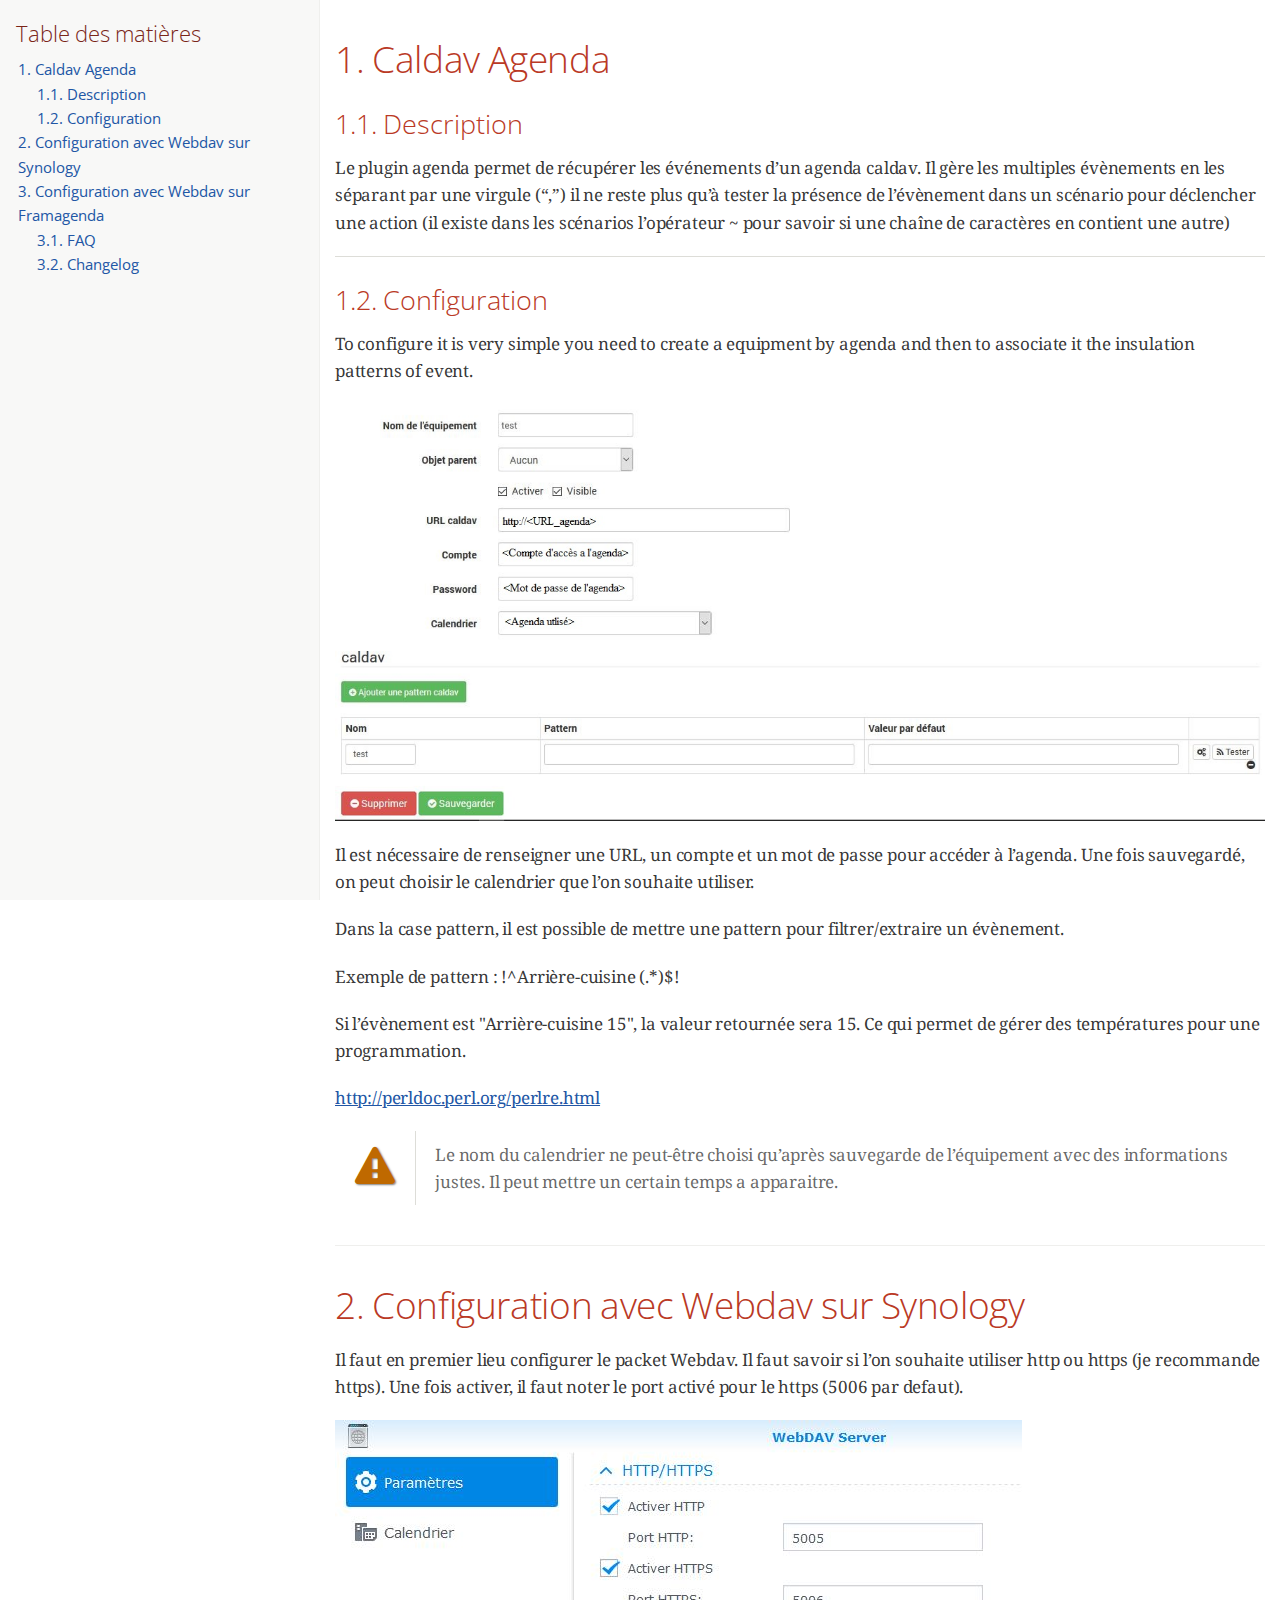
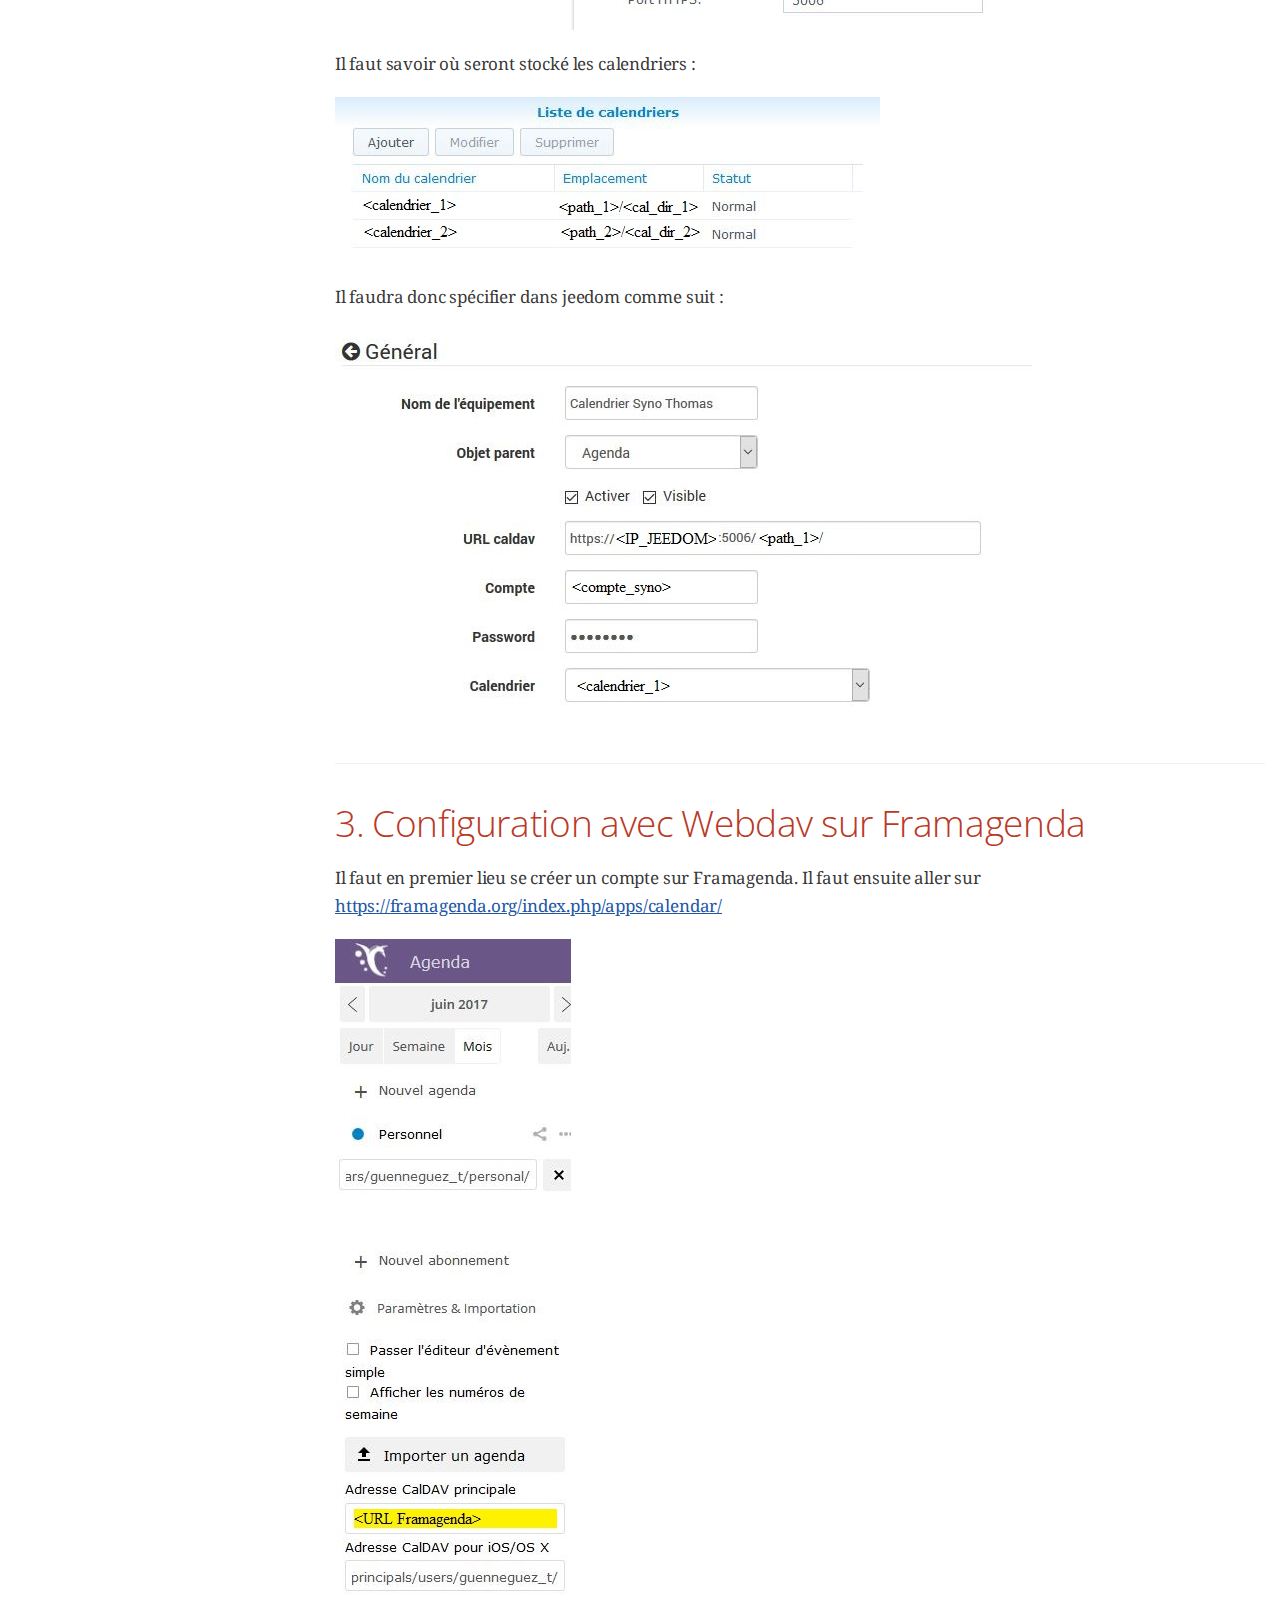
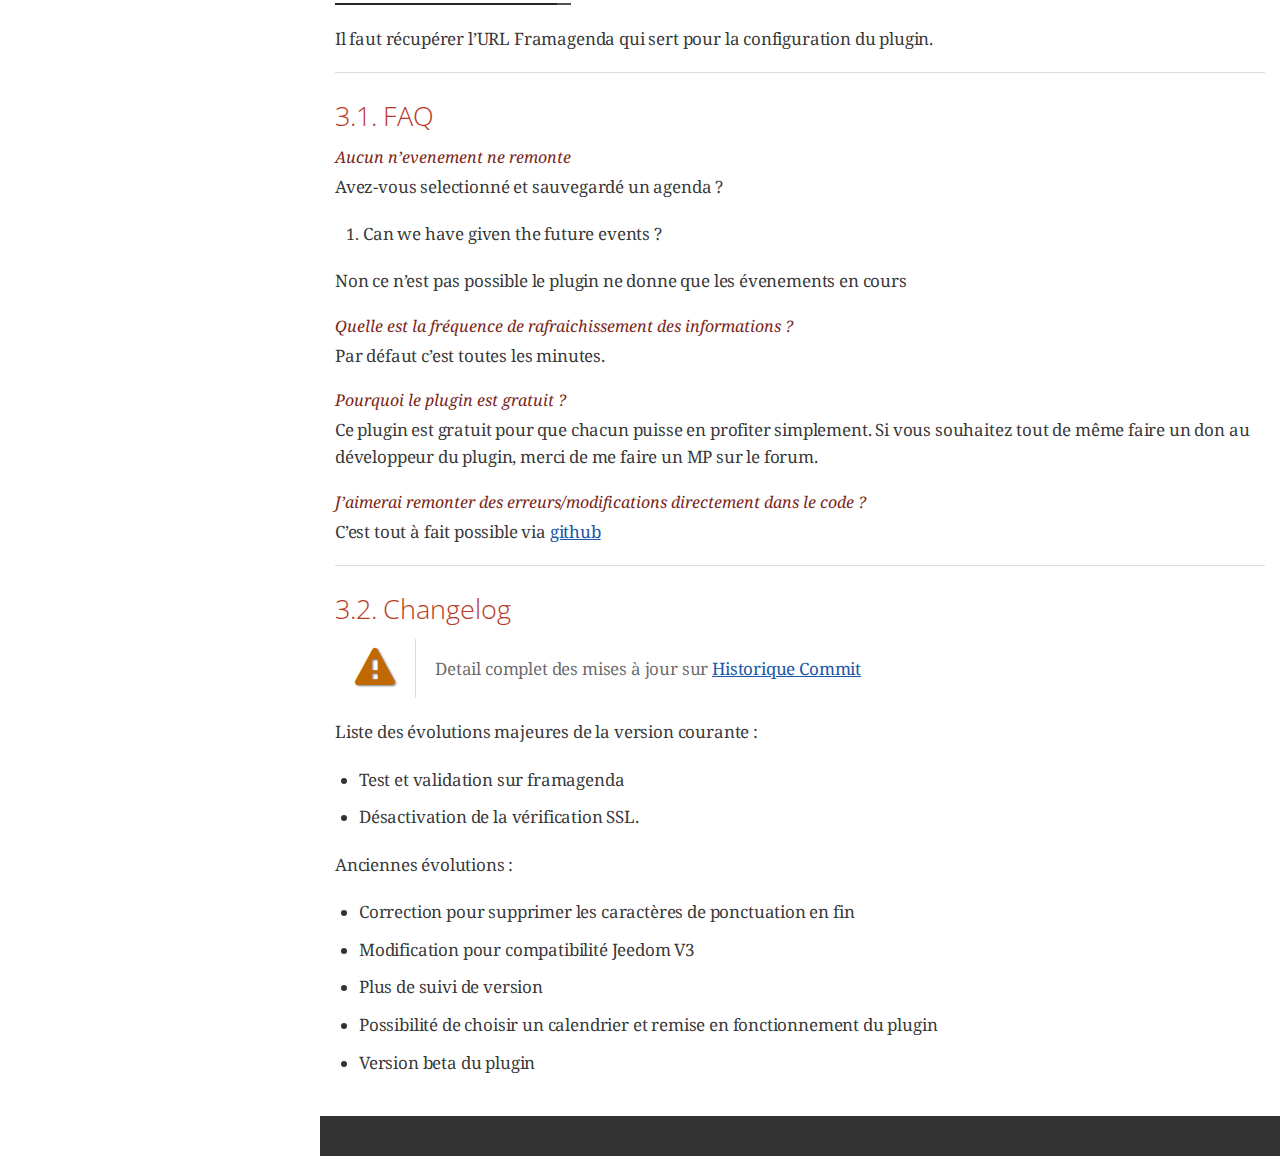
<file: plugins/caldav/en_US/index.html>
<!DOCTYPE html>
<html lang="en">
<head>
<meta charset="UTF-8">
<!--[if IE]><meta http-equiv="X-UA-Compatible" content="IE=edge"><![endif]-->
<meta name="viewport" content="width=device-width, initial-scale=1.0">
<meta name="generator" content="Asciidoctor 1.5.3.dev">
<title>Caldav Agenda</title>
<link rel="stylesheet" href="https://fonts.googleapis.com/css?family=Open+Sans:300,300italic,400,400italic,600,600italic%7CNoto+Serif:400,400italic,700,700italic%7CDroid+Sans+Mono:400,700">
<style>
/* Asciidoctor default stylesheet | MIT License | http://asciidoctor.org */
/* Remove the comments around the @import statement below when using this as a custom stylesheet */
/*@import "https://fonts.googleapis.com/css?family=Open+Sans:300,300italic,400,400italic,600,600italic%7CNoto+Serif:400,400italic,700,700italic%7CDroid+Sans+Mono:400,700";*/
article,aside,details,figcaption,figure,footer,header,hgroup,main,nav,section,summary{display:block}
audio,canvas,video{display:inline-block}
audio:not([controls]){display:none;height:0}
[hidden],template{display:none}
script{display:none!important}
html{font-family:sans-serif;-ms-text-size-adjust:100%;-webkit-text-size-adjust:100%}
body{margin:0}
a{background:transparent}
a:focus{outline:thin dotted}
a:active,a:hover{outline:0}
h1{font-size:2em;margin:.67em 0}
abbr[title]{border-bottom:1px dotted}
b,strong{font-weight:bold}
dfn{font-style:italic}
hr{-moz-box-sizing:content-box;box-sizing:content-box;height:0}
mark{background:#ff0;color:#000}
code,kbd,pre,samp{font-family:monospace;font-size:1em}
pre{white-space:pre-wrap}
q{quotes:"\201C" "\201D" "\2018" "\2019"}
small{font-size:80%}
sub,sup{font-size:75%;line-height:0;position:relative;vertical-align:baseline}
sup{top:-.5em}
sub{bottom:-.25em}
img{border:0}
svg:not(:root){overflow:hidden}
figure{margin:0}
fieldset{border:1px solid silver;margin:0 2px;padding:.35em .625em .75em}
legend{border:0;padding:0}
button,input,select,textarea{font-family:inherit;font-size:100%;margin:0}
button,input{line-height:normal}
button,select{text-transform:none}
button,html input[type="button"],input[type="reset"],input[type="submit"]{-webkit-appearance:button;cursor:pointer}
button[disabled],html input[disabled]{cursor:default}
input[type="checkbox"],input[type="radio"]{box-sizing:border-box;padding:0}
input[type="search"]{-webkit-appearance:textfield;-moz-box-sizing:content-box;-webkit-box-sizing:content-box;box-sizing:content-box}
input[type="search"]::-webkit-search-cancel-button,input[type="search"]::-webkit-search-decoration{-webkit-appearance:none}
button::-moz-focus-inner,input::-moz-focus-inner{border:0;padding:0}
textarea{overflow:auto;vertical-align:top}
table{border-collapse:collapse;border-spacing:0}
*,*:before,*:after{-moz-box-sizing:border-box;-webkit-box-sizing:border-box;box-sizing:border-box}
html,body{font-size:100%}
body{background:#fff;color:rgba(0,0,0,.8);padding:0;margin:0;font-family:"Noto Serif","DejaVu Serif",serif;font-weight:400;font-style:normal;line-height:1;position:relative;cursor:auto}
a:hover{cursor:pointer}
img,object,embed{max-width:100%;height:auto}
object,embed{height:100%}
img{-ms-interpolation-mode:bicubic}
#map_canvas img,#map_canvas embed,#map_canvas object,.map_canvas img,.map_canvas embed,.map_canvas object{max-width:none!important}
.left{float:left!important}
.right{float:right!important}
.text-left{text-align:left!important}
.text-right{text-align:right!important}
.text-center{text-align:center!important}
.text-justify{text-align:justify!important}
.hide{display:none}
.antialiased,body{-webkit-font-smoothing:antialiased}
img{display:inline-block;vertical-align:middle}
textarea{height:auto;min-height:50px}
select{width:100%}
p.lead,.paragraph.lead>p,#preamble>.sectionbody>.paragraph:first-of-type p{font-size:1.21875em;line-height:1.6}
.subheader,.admonitionblock td.content>.title,.audioblock>.title,.exampleblock>.title,.imageblock>.title,.listingblock>.title,.literalblock>.title,.stemblock>.title,.openblock>.title,.paragraph>.title,.quoteblock>.title,table.tableblock>.title,.verseblock>.title,.videoblock>.title,.dlist>.title,.olist>.title,.ulist>.title,.qlist>.title,.hdlist>.title{line-height:1.45;color:#7a2518;font-weight:400;margin-top:0;margin-bottom:.25em}
div,dl,dt,dd,ul,ol,li,h1,h2,h3,#toctitle,.sidebarblock>.content>.title,h4,h5,h6,pre,form,p,blockquote,th,td{margin:0;padding:0;direction:ltr}
a{color:#2156a5;text-decoration:underline;line-height:inherit}
a:hover,a:focus{color:#1d4b8f}
a img{border:none}
p{font-family:inherit;font-weight:400;font-size:1em;line-height:1.6;margin-bottom:1.25em;text-rendering:optimizeLegibility}
p aside{font-size:.875em;line-height:1.35;font-style:italic}
h1,h2,h3,#toctitle,.sidebarblock>.content>.title,h4,h5,h6{font-family:"Open Sans","DejaVu Sans",sans-serif;font-weight:300;font-style:normal;color:#ba3925;text-rendering:optimizeLegibility;margin-top:1em;margin-bottom:.5em;line-height:1.0125em}
h1 small,h2 small,h3 small,#toctitle small,.sidebarblock>.content>.title small,h4 small,h5 small,h6 small{font-size:60%;color:#e99b8f;line-height:0}
h1{font-size:2.125em}
h2{font-size:1.6875em}
h3,#toctitle,.sidebarblock>.content>.title{font-size:1.375em}
h4,h5{font-size:1.125em}
h6{font-size:1em}
hr{border:solid #ddddd8;border-width:1px 0 0;clear:both;margin:1.25em 0 1.1875em;height:0}
em,i{font-style:italic;line-height:inherit}
strong,b{font-weight:bold;line-height:inherit}
small{font-size:60%;line-height:inherit}
code{font-family:"Droid Sans Mono","DejaVu Sans Mono",monospace;font-weight:400;color:rgba(0,0,0,.9)}
ul,ol,dl{font-size:1em;line-height:1.6;margin-bottom:1.25em;list-style-position:outside;font-family:inherit}
ul,ol,ul.no-bullet,ol.no-bullet{margin-left:1.5em}
ul li ul,ul li ol{margin-left:1.25em;margin-bottom:0;font-size:1em}
ul.square li ul,ul.circle li ul,ul.disc li ul{list-style:inherit}
ul.square{list-style-type:square}
ul.circle{list-style-type:circle}
ul.disc{list-style-type:disc}
ul.no-bullet{list-style:none}
ol li ul,ol li ol{margin-left:1.25em;margin-bottom:0}
dl dt{margin-bottom:.3125em;font-weight:bold}
dl dd{margin-bottom:1.25em}
abbr,acronym{text-transform:uppercase;font-size:90%;color:rgba(0,0,0,.8);border-bottom:1px dotted #ddd;cursor:help}
abbr{text-transform:none}
blockquote{margin:0 0 1.25em;padding:.5625em 1.25em 0 1.1875em;border-left:1px solid #ddd}
blockquote cite{display:block;font-size:.9375em;color:rgba(0,0,0,.6)}
blockquote cite:before{content:"\2014 \0020"}
blockquote cite a,blockquote cite a:visited{color:rgba(0,0,0,.6)}
blockquote,blockquote p{line-height:1.6;color:rgba(0,0,0,.85)}
@media only screen and (min-width:768px){h1,h2,h3,#toctitle,.sidebarblock>.content>.title,h4,h5,h6{line-height:1.2}
h1{font-size:2.75em}
h2{font-size:2.3125em}
h3,#toctitle,.sidebarblock>.content>.title{font-size:1.6875em}
h4{font-size:1.4375em}}table{background:#fff;margin-bottom:1.25em;border:solid 1px #dedede}
table thead,table tfoot{background:#f7f8f7;font-weight:bold}
table thead tr th,table thead tr td,table tfoot tr th,table tfoot tr td{padding:.5em .625em .625em;font-size:inherit;color:rgba(0,0,0,.8);text-align:left}
table tr th,table tr td{padding:.5625em .625em;font-size:inherit;color:rgba(0,0,0,.8)}
table tr.even,table tr.alt,table tr:nth-of-type(even){background:#f8f8f7}
table thead tr th,table tfoot tr th,table tbody tr td,table tr td,table tfoot tr td{display:table-cell;line-height:1.6}
h1,h2,h3,#toctitle,.sidebarblock>.content>.title,h4,h5,h6{line-height:1.2;word-spacing:-.05em}
h1 strong,h2 strong,h3 strong,#toctitle strong,.sidebarblock>.content>.title strong,h4 strong,h5 strong,h6 strong{font-weight:400}
.clearfix:before,.clearfix:after,.float-group:before,.float-group:after{content:" ";display:table}
.clearfix:after,.float-group:after{clear:both}
*:not(pre)>code{font-size:.9375em;font-style:normal!important;letter-spacing:0;padding:.1em .5ex;word-spacing:-.15em;background-color:#f7f7f8;-webkit-border-radius:4px;border-radius:4px;line-height:1.45;text-rendering:optimizeSpeed}
pre,pre>code{line-height:1.45;color:rgba(0,0,0,.9);font-family:"Droid Sans Mono","DejaVu Sans Mono",monospace;font-weight:400;text-rendering:optimizeSpeed}
.keyseq{color:rgba(51,51,51,.8)}
kbd{display:inline-block;color:rgba(0,0,0,.8);font-size:.75em;line-height:1.4;background-color:#f7f7f7;border:1px solid #ccc;-webkit-border-radius:3px;border-radius:3px;-webkit-box-shadow:0 1px 0 rgba(0,0,0,.2),0 0 0 .1em white inset;box-shadow:0 1px 0 rgba(0,0,0,.2),0 0 0 .1em #fff inset;margin:-.15em .15em 0 .15em;padding:.2em .6em .2em .5em;vertical-align:middle;white-space:nowrap}
.keyseq kbd:first-child{margin-left:0}
.keyseq kbd:last-child{margin-right:0}
.menuseq,.menu{color:rgba(0,0,0,.8)}
b.button:before,b.button:after{position:relative;top:-1px;font-weight:400}
b.button:before{content:"[";padding:0 3px 0 2px}
b.button:after{content:"]";padding:0 2px 0 3px}
p a>code:hover{color:rgba(0,0,0,.9)}
#header,#content,#footnotes,#footer{width:100%;margin-left:auto;margin-right:auto;margin-top:0;margin-bottom:0;max-width:62.5em;*zoom:1;position:relative;padding-left:.9375em;padding-right:.9375em}
#header:before,#header:after,#content:before,#content:after,#footnotes:before,#footnotes:after,#footer:before,#footer:after{content:" ";display:table}
#header:after,#content:after,#footnotes:after,#footer:after{clear:both}
#content{margin-top:1.25em}
#content:before{content:none}
#header>h1:first-child{color:rgba(0,0,0,.85);margin-top:2.25rem;margin-bottom:0}
#header>h1:first-child+#toc{margin-top:8px;border-top:1px solid #ddddd8}
#header>h1:only-child,body.toc2 #header>h1:nth-last-child(2){border-bottom:1px solid #ddddd8;padding-bottom:8px}
#header .details{border-bottom:1px solid #ddddd8;line-height:1.45;padding-top:.25em;padding-bottom:.25em;padding-left:.25em;color:rgba(0,0,0,.6);display:-ms-flexbox;display:-webkit-flex;display:flex;-ms-flex-flow:row wrap;-webkit-flex-flow:row wrap;flex-flow:row wrap}
#header .details span:first-child{margin-left:-.125em}
#header .details span.email a{color:rgba(0,0,0,.85)}
#header .details br{display:none}
#header .details br+span:before{content:"\00a0\2013\00a0"}
#header .details br+span.author:before{content:"\00a0\22c5\00a0";color:rgba(0,0,0,.85)}
#header .details br+span#revremark:before{content:"\00a0|\00a0"}
#header #revnumber{text-transform:capitalize}
#header #revnumber:after{content:"\00a0"}
#content>h1:first-child:not([class]){color:rgba(0,0,0,.85);border-bottom:1px solid #ddddd8;padding-bottom:8px;margin-top:0;padding-top:1rem;margin-bottom:1.25rem}
#toc{border-bottom:1px solid #efefed;padding-bottom:.5em}
#toc>ul{margin-left:.125em}
#toc ul.sectlevel0>li>a{font-style:italic}
#toc ul.sectlevel0 ul.sectlevel1{margin:.5em 0}
#toc ul{font-family:"Open Sans","DejaVu Sans",sans-serif;list-style-type:none}
#toc a{text-decoration:none}
#toc a:active{text-decoration:underline}
#toctitle{color:#7a2518;font-size:1.2em}
@media only screen and (min-width:768px){#toctitle{font-size:1.375em}
body.toc2{padding-left:15em;padding-right:0}
#toc.toc2{margin-top:0!important;background-color:#f8f8f7;position:fixed;width:15em;left:0;top:0;border-right:1px solid #efefed;border-top-width:0!important;border-bottom-width:0!important;z-index:1000;padding:1.25em 1em;height:100%;overflow:auto}
#toc.toc2 #toctitle{margin-top:0;font-size:1.2em}
#toc.toc2>ul{font-size:.9em;margin-bottom:0}
#toc.toc2 ul ul{margin-left:0;padding-left:1em}
#toc.toc2 ul.sectlevel0 ul.sectlevel1{padding-left:0;margin-top:.5em;margin-bottom:.5em}
body.toc2.toc-right{padding-left:0;padding-right:15em}
body.toc2.toc-right #toc.toc2{border-right-width:0;border-left:1px solid #efefed;left:auto;right:0}}@media only screen and (min-width:1280px){body.toc2{padding-left:20em;padding-right:0}
#toc.toc2{width:20em}
#toc.toc2 #toctitle{font-size:1.375em}
#toc.toc2>ul{font-size:.95em}
#toc.toc2 ul ul{padding-left:1.25em}
body.toc2.toc-right{padding-left:0;padding-right:20em}}#content #toc{border-style:solid;border-width:1px;border-color:#e0e0dc;margin-bottom:1.25em;padding:1.25em;background:#f8f8f7;-webkit-border-radius:4px;border-radius:4px}
#content #toc>:first-child{margin-top:0}
#content #toc>:last-child{margin-bottom:0}
#footer{max-width:100%;background-color:rgba(0,0,0,.8);padding:1.25em}
#footer-text{color:rgba(255,255,255,.8);line-height:1.44}
.sect1{padding-bottom:.625em}
@media only screen and (min-width:768px){.sect1{padding-bottom:1.25em}}.sect1+.sect1{border-top:1px solid #efefed}
#content h1>a.anchor,h2>a.anchor,h3>a.anchor,#toctitle>a.anchor,.sidebarblock>.content>.title>a.anchor,h4>a.anchor,h5>a.anchor,h6>a.anchor{position:absolute;z-index:1001;width:1.5ex;margin-left:-1.5ex;display:block;text-decoration:none!important;visibility:hidden;text-align:center;font-weight:400}
#content h1>a.anchor:before,h2>a.anchor:before,h3>a.anchor:before,#toctitle>a.anchor:before,.sidebarblock>.content>.title>a.anchor:before,h4>a.anchor:before,h5>a.anchor:before,h6>a.anchor:before{content:"\00A7";font-size:.85em;display:block;padding-top:.1em}
#content h1:hover>a.anchor,#content h1>a.anchor:hover,h2:hover>a.anchor,h2>a.anchor:hover,h3:hover>a.anchor,#toctitle:hover>a.anchor,.sidebarblock>.content>.title:hover>a.anchor,h3>a.anchor:hover,#toctitle>a.anchor:hover,.sidebarblock>.content>.title>a.anchor:hover,h4:hover>a.anchor,h4>a.anchor:hover,h5:hover>a.anchor,h5>a.anchor:hover,h6:hover>a.anchor,h6>a.anchor:hover{visibility:visible}
#content h1>a.link,h2>a.link,h3>a.link,#toctitle>a.link,.sidebarblock>.content>.title>a.link,h4>a.link,h5>a.link,h6>a.link{color:#ba3925;text-decoration:none}
#content h1>a.link:hover,h2>a.link:hover,h3>a.link:hover,#toctitle>a.link:hover,.sidebarblock>.content>.title>a.link:hover,h4>a.link:hover,h5>a.link:hover,h6>a.link:hover{color:#a53221}
.audioblock,.imageblock,.literalblock,.listingblock,.stemblock,.videoblock{margin-bottom:1.25em}
.admonitionblock td.content>.title,.audioblock>.title,.exampleblock>.title,.imageblock>.title,.listingblock>.title,.literalblock>.title,.stemblock>.title,.openblock>.title,.paragraph>.title,.quoteblock>.title,table.tableblock>.title,.verseblock>.title,.videoblock>.title,.dlist>.title,.olist>.title,.ulist>.title,.qlist>.title,.hdlist>.title{text-rendering:optimizeLegibility;text-align:left;font-family:"Noto Serif","DejaVu Serif",serif;font-size:1rem;font-style:italic}
table.tableblock>caption.title{white-space:nowrap;overflow:visible;max-width:0}
.paragraph.lead>p,#preamble>.sectionbody>.paragraph:first-of-type p{color:rgba(0,0,0,.85)}
table.tableblock #preamble>.sectionbody>.paragraph:first-of-type p{font-size:inherit}
.admonitionblock>table{border-collapse:separate;border:0;background:none;width:100%}
.admonitionblock>table td.icon{text-align:center;width:80px}
.admonitionblock>table td.icon img{max-width:none}
.admonitionblock>table td.icon .title{font-weight:bold;font-family:"Open Sans","DejaVu Sans",sans-serif;text-transform:uppercase}
.admonitionblock>table td.content{padding-left:1.125em;padding-right:1.25em;border-left:1px solid #ddddd8;color:rgba(0,0,0,.6)}
.admonitionblock>table td.content>:last-child>:last-child{margin-bottom:0}
.exampleblock>.content{border-style:solid;border-width:1px;border-color:#e6e6e6;margin-bottom:1.25em;padding:1.25em;background:#fff;-webkit-border-radius:4px;border-radius:4px}
.exampleblock>.content>:first-child{margin-top:0}
.exampleblock>.content>:last-child{margin-bottom:0}
.sidebarblock{border-style:solid;border-width:1px;border-color:#e0e0dc;margin-bottom:1.25em;padding:1.25em;background:#f8f8f7;-webkit-border-radius:4px;border-radius:4px}
.sidebarblock>:first-child{margin-top:0}
.sidebarblock>:last-child{margin-bottom:0}
.sidebarblock>.content>.title{color:#7a2518;margin-top:0;text-align:center}
.exampleblock>.content>:last-child>:last-child,.exampleblock>.content .olist>ol>li:last-child>:last-child,.exampleblock>.content .ulist>ul>li:last-child>:last-child,.exampleblock>.content .qlist>ol>li:last-child>:last-child,.sidebarblock>.content>:last-child>:last-child,.sidebarblock>.content .olist>ol>li:last-child>:last-child,.sidebarblock>.content .ulist>ul>li:last-child>:last-child,.sidebarblock>.content .qlist>ol>li:last-child>:last-child{margin-bottom:0}
.literalblock pre,.listingblock pre:not(.highlight),.listingblock pre[class="highlight"],.listingblock pre[class^="highlight "],.listingblock pre.CodeRay,.listingblock pre.prettyprint{background:#f7f7f8}
.sidebarblock .literalblock pre,.sidebarblock .listingblock pre:not(.highlight),.sidebarblock .listingblock pre[class="highlight"],.sidebarblock .listingblock pre[class^="highlight "],.sidebarblock .listingblock pre.CodeRay,.sidebarblock .listingblock pre.prettyprint{background:#f2f1f1}
.literalblock pre,.literalblock pre[class],.listingblock pre,.listingblock pre[class]{-webkit-border-radius:4px;border-radius:4px;word-wrap:break-word;padding:1em;font-size:.8125em}
.literalblock pre.nowrap,.literalblock pre[class].nowrap,.listingblock pre.nowrap,.listingblock pre[class].nowrap{overflow-x:auto;white-space:pre;word-wrap:normal}
@media only screen and (min-width:768px){.literalblock pre,.literalblock pre[class],.listingblock pre,.listingblock pre[class]{font-size:.90625em}}@media only screen and (min-width:1280px){.literalblock pre,.literalblock pre[class],.listingblock pre,.listingblock pre[class]{font-size:1em}}.literalblock.output pre{color:#f7f7f8;background-color:rgba(0,0,0,.9)}
.listingblock pre.highlightjs{padding:0}
.listingblock pre.highlightjs>code{padding:1em;-webkit-border-radius:4px;border-radius:4px}
.listingblock pre.prettyprint{border-width:0}
.listingblock>.content{position:relative}
.listingblock code[data-lang]:before{display:none;content:attr(data-lang);position:absolute;font-size:.75em;top:.425rem;right:.5rem;line-height:1;text-transform:uppercase;color:#999}
.listingblock:hover code[data-lang]:before{display:block}
.listingblock.terminal pre .command:before{content:attr(data-prompt);padding-right:.5em;color:#999}
.listingblock.terminal pre .command:not([data-prompt]):before{content:"$"}
table.pyhltable{border-collapse:separate;border:0;margin-bottom:0;background:none}
table.pyhltable td{vertical-align:top;padding-top:0;padding-bottom:0}
table.pyhltable td.code{padding-left:.75em;padding-right:0}
pre.pygments .lineno,table.pyhltable td:not(.code){color:#999;padding-left:0;padding-right:.5em;border-right:1px solid #ddddd8}
pre.pygments .lineno{display:inline-block;margin-right:.25em}
table.pyhltable .linenodiv{background:none!important;padding-right:0!important}
.quoteblock{margin:0 1em 1.25em 1.5em;display:table}
.quoteblock>.title{margin-left:-1.5em;margin-bottom:.75em}
.quoteblock blockquote,.quoteblock blockquote p{color:rgba(0,0,0,.85);font-size:1.15rem;line-height:1.75;word-spacing:.1em;letter-spacing:0;font-style:italic;text-align:justify}
.quoteblock blockquote{margin:0;padding:0;border:0}
.quoteblock blockquote:before{content:"\201c";float:left;font-size:2.75em;font-weight:bold;line-height:.6em;margin-left:-.6em;color:#7a2518;text-shadow:0 1px 2px rgba(0,0,0,.1)}
.quoteblock blockquote>.paragraph:last-child p{margin-bottom:0}
.quoteblock .attribution{margin-top:.5em;margin-right:.5ex;text-align:right}
.quoteblock .quoteblock{margin-left:0;margin-right:0;padding:.5em 0;border-left:3px solid rgba(0,0,0,.6)}
.quoteblock .quoteblock blockquote{padding:0 0 0 .75em}
.quoteblock .quoteblock blockquote:before{display:none}
.verseblock{margin:0 1em 1.25em 1em}
.verseblock pre{font-family:"Open Sans","DejaVu Sans",sans;font-size:1.15rem;color:rgba(0,0,0,.85);font-weight:300;text-rendering:optimizeLegibility}
.verseblock pre strong{font-weight:400}
.verseblock .attribution{margin-top:1.25rem;margin-left:.5ex}
.quoteblock .attribution,.verseblock .attribution{font-size:.9375em;line-height:1.45;font-style:italic}
.quoteblock .attribution br,.verseblock .attribution br{display:none}
.quoteblock .attribution cite,.verseblock .attribution cite{display:block;letter-spacing:-.05em;color:rgba(0,0,0,.6)}
.quoteblock.abstract{margin:0 0 1.25em 0;display:block}
.quoteblock.abstract blockquote,.quoteblock.abstract blockquote p{text-align:left;word-spacing:0}
.quoteblock.abstract blockquote:before,.quoteblock.abstract blockquote p:first-of-type:before{display:none}
table.tableblock{max-width:100%;border-collapse:separate}
table.tableblock td>.paragraph:last-child p>p:last-child,table.tableblock th>p:last-child,table.tableblock td>p:last-child{margin-bottom:0}
table.spread{width:100%}
table.tableblock,th.tableblock,td.tableblock{border:0 solid #dedede}
table.grid-all th.tableblock,table.grid-all td.tableblock{border-width:0 1px 1px 0}
table.grid-all tfoot>tr>th.tableblock,table.grid-all tfoot>tr>td.tableblock{border-width:1px 1px 0 0}
table.grid-cols th.tableblock,table.grid-cols td.tableblock{border-width:0 1px 0 0}
table.grid-all *>tr>.tableblock:last-child,table.grid-cols *>tr>.tableblock:last-child{border-right-width:0}
table.grid-rows th.tableblock,table.grid-rows td.tableblock{border-width:0 0 1px 0}
table.grid-all tbody>tr:last-child>th.tableblock,table.grid-all tbody>tr:last-child>td.tableblock,table.grid-all thead:last-child>tr>th.tableblock,table.grid-rows tbody>tr:last-child>th.tableblock,table.grid-rows tbody>tr:last-child>td.tableblock,table.grid-rows thead:last-child>tr>th.tableblock{border-bottom-width:0}
table.grid-rows tfoot>tr>th.tableblock,table.grid-rows tfoot>tr>td.tableblock{border-width:1px 0 0 0}
table.frame-all{border-width:1px}
table.frame-sides{border-width:0 1px}
table.frame-topbot{border-width:1px 0}
th.halign-left,td.halign-left{text-align:left}
th.halign-right,td.halign-right{text-align:right}
th.halign-center,td.halign-center{text-align:center}
th.valign-top,td.valign-top{vertical-align:top}
th.valign-bottom,td.valign-bottom{vertical-align:bottom}
th.valign-middle,td.valign-middle{vertical-align:middle}
table thead th,table tfoot th{font-weight:bold}
tbody tr th{display:table-cell;line-height:1.6;background:#f7f8f7}
tbody tr th,tbody tr th p,tfoot tr th,tfoot tr th p{color:rgba(0,0,0,.8);font-weight:bold}
p.tableblock>code:only-child{background:none;padding:0}
p.tableblock{font-size:1em}
td>div.verse{white-space:pre}
ol{margin-left:1.75em}
ul li ol{margin-left:1.5em}
dl dd{margin-left:1.125em}
dl dd:last-child,dl dd:last-child>:last-child{margin-bottom:0}
ol>li p,ul>li p,ul dd,ol dd,.olist .olist,.ulist .ulist,.ulist .olist,.olist .ulist{margin-bottom:.625em}
ul.unstyled,ol.unnumbered,ul.checklist,ul.none{list-style-type:none}
ul.unstyled,ol.unnumbered,ul.checklist{margin-left:.625em}
ul.checklist li>p:first-child>.fa-square-o:first-child,ul.checklist li>p:first-child>.fa-check-square-o:first-child{width:1em;font-size:.85em}
ul.checklist li>p:first-child>input[type="checkbox"]:first-child{width:1em;position:relative;top:1px}
ul.inline{margin:0 auto .625em auto;margin-left:-1.375em;margin-right:0;padding:0;list-style:none;overflow:hidden}
ul.inline>li{list-style:none;float:left;margin-left:1.375em;display:block}
ul.inline>li>*{display:block}
.unstyled dl dt{font-weight:400;font-style:normal}
ol.arabic{list-style-type:decimal}
ol.decimal{list-style-type:decimal-leading-zero}
ol.loweralpha{list-style-type:lower-alpha}
ol.upperalpha{list-style-type:upper-alpha}
ol.lowerroman{list-style-type:lower-roman}
ol.upperroman{list-style-type:upper-roman}
ol.lowergreek{list-style-type:lower-greek}
.hdlist>table,.colist>table{border:0;background:none}
.hdlist>table>tbody>tr,.colist>table>tbody>tr{background:none}
td.hdlist1{padding-right:.75em;font-weight:bold}
td.hdlist1,td.hdlist2{vertical-align:top}
.literalblock+.colist,.listingblock+.colist{margin-top:-.5em}
.colist>table tr>td:first-of-type{padding:0 .75em;line-height:1}
.colist>table tr>td:last-of-type{padding:.25em 0}
.thumb,.th{line-height:0;display:inline-block;border:solid 4px #fff;-webkit-box-shadow:0 0 0 1px #ddd;box-shadow:0 0 0 1px #ddd}
.imageblock.left,.imageblock[style*="float: left"]{margin:.25em .625em 1.25em 0}
.imageblock.right,.imageblock[style*="float: right"]{margin:.25em 0 1.25em .625em}
.imageblock>.title{margin-bottom:0}
.imageblock.thumb,.imageblock.th{border-width:6px}
.imageblock.thumb>.title,.imageblock.th>.title{padding:0 .125em}
.image.left,.image.right{margin-top:.25em;margin-bottom:.25em;display:inline-block;line-height:0}
.image.left{margin-right:.625em}
.image.right{margin-left:.625em}
a.image{text-decoration:none}
span.footnote,span.footnoteref{vertical-align:super;font-size:.875em}
span.footnote a,span.footnoteref a{text-decoration:none}
span.footnote a:active,span.footnoteref a:active{text-decoration:underline}
#footnotes{padding-top:.75em;padding-bottom:.75em;margin-bottom:.625em}
#footnotes hr{width:20%;min-width:6.25em;margin:-.25em 0 .75em 0;border-width:1px 0 0 0}
#footnotes .footnote{padding:0 .375em;line-height:1.3;font-size:.875em;margin-left:1.2em;text-indent:-1.2em;margin-bottom:.2em}
#footnotes .footnote a:first-of-type{font-weight:bold;text-decoration:none}
#footnotes .footnote:last-of-type{margin-bottom:0}
#content #footnotes{margin-top:-.625em;margin-bottom:0;padding:.75em 0}
.gist .file-data>table{border:0;background:#fff;width:100%;margin-bottom:0}
.gist .file-data>table td.line-data{width:99%}
div.unbreakable{page-break-inside:avoid}
.big{font-size:larger}
.small{font-size:smaller}
.underline{text-decoration:underline}
.overline{text-decoration:overline}
.line-through{text-decoration:line-through}
.aqua{color:#00bfbf}
.aqua-background{background-color:#00fafa}
.black{color:#000}
.black-background{background-color:#000}
.blue{color:#0000bf}
.blue-background{background-color:#0000fa}
.fuchsia{color:#bf00bf}
.fuchsia-background{background-color:#fa00fa}
.gray{color:#606060}
.gray-background{background-color:#7d7d7d}
.green{color:#006000}
.green-background{background-color:#007d00}
.lime{color:#00bf00}
.lime-background{background-color:#00fa00}
.maroon{color:#600000}
.maroon-background{background-color:#7d0000}
.navy{color:#000060}
.navy-background{background-color:#00007d}
.olive{color:#606000}
.olive-background{background-color:#7d7d00}
.purple{color:#600060}
.purple-background{background-color:#7d007d}
.red{color:#bf0000}
.red-background{background-color:#fa0000}
.silver{color:#909090}
.silver-background{background-color:#bcbcbc}
.teal{color:#006060}
.teal-background{background-color:#007d7d}
.white{color:#bfbfbf}
.white-background{background-color:#fafafa}
.yellow{color:#bfbf00}
.yellow-background{background-color:#fafa00}
span.icon>.fa{cursor:default}
.admonitionblock td.icon [class^="fa icon-"]{font-size:2.5em;text-shadow:1px 1px 2px rgba(0,0,0,.5);cursor:default}
.admonitionblock td.icon .icon-note:before{content:"\f05a";color:#19407c}
.admonitionblock td.icon .icon-tip:before{content:"\f0eb";text-shadow:1px 1px 2px rgba(155,155,0,.8);color:#111}
.admonitionblock td.icon .icon-warning:before{content:"\f071";color:#bf6900}
.admonitionblock td.icon .icon-caution:before{content:"\f06d";color:#bf3400}
.admonitionblock td.icon .icon-important:before{content:"\f06a";color:#bf0000}
.conum[data-value]{display:inline-block;color:#fff!important;background-color:rgba(0,0,0,.8);-webkit-border-radius:100px;border-radius:100px;text-align:center;font-size:.75em;width:1.67em;height:1.67em;line-height:1.67em;font-family:"Open Sans","DejaVu Sans",sans-serif;font-style:normal;font-weight:bold}
.conum[data-value] *{color:#fff!important}
.conum[data-value]+b{display:none}
.conum[data-value]:after{content:attr(data-value)}
pre .conum[data-value]{position:relative;top:-.125em}
b.conum *{color:inherit!important}
.conum:not([data-value]):empty{display:none}
h1,h2{letter-spacing:-.01em}
dt,th.tableblock,td.content{text-rendering:optimizeLegibility}
p,td.content{letter-spacing:-.01em}
p strong,td.content strong{letter-spacing:-.005em}
p,blockquote,dt,td.content{font-size:1.0625rem}
p{margin-bottom:1.25rem}
.sidebarblock p,.sidebarblock dt,.sidebarblock td.content,p.tableblock{font-size:1em}
.exampleblock>.content{background-color:#fffef7;border-color:#e0e0dc;-webkit-box-shadow:0 1px 4px #e0e0dc;box-shadow:0 1px 4px #e0e0dc}
.print-only{display:none!important}
@media print{@page{margin:1.25cm .75cm}
*{-webkit-box-shadow:none!important;box-shadow:none!important;text-shadow:none!important}
a{color:inherit!important;text-decoration:underline!important}
a.bare,a[href^="#"],a[href^="mailto:"]{text-decoration:none!important}
a[href^="http:"]:not(.bare):after,a[href^="https:"]:not(.bare):after{content:"(" attr(href) ")";display:inline-block;font-size:.875em;padding-left:.25em}
abbr[title]:after{content:" (" attr(title) ")"}
pre,blockquote,tr,img{page-break-inside:avoid}
thead{display:table-header-group}
img{max-width:100%!important}
p,blockquote,dt,td.content{font-size:1em;orphans:3;widows:3}
h2,h3,#toctitle,.sidebarblock>.content>.title{page-break-after:avoid}
#toc,.sidebarblock,.exampleblock>.content{background:none!important}
#toc{border-bottom:1px solid #ddddd8!important;padding-bottom:0!important}
.sect1{padding-bottom:0!important}
.sect1+.sect1{border:0!important}
#header>h1:first-child{margin-top:1.25rem}
body.book #header{text-align:center}
body.book #header>h1:first-child{border:0!important;margin:2.5em 0 1em 0}
body.book #header .details{border:0!important;display:block;padding:0!important}
body.book #header .details span:first-child{margin-left:0!important}
body.book #header .details br{display:block}
body.book #header .details br+span:before{content:none!important}
body.book #toc{border:0!important;text-align:left!important;padding:0!important;margin:0!important}
body.book #toc,body.book #preamble,body.book h1.sect0,body.book .sect1>h2{page-break-before:always}
.listingblock code[data-lang]:before{display:block}
#footer{background:none!important;padding:0 .9375em}
#footer-text{color:rgba(0,0,0,.6)!important;font-size:.9em}
.hide-on-print{display:none!important}
.print-only{display:block!important}
.hide-for-print{display:none!important}
.show-for-print{display:inherit!important}}
</style>
<link rel="stylesheet" href="https://cdnjs.cloudflare.com/ajax/libs/font-awesome/4.3.0/css/font-awesome.min.css">
</head>
<body class="article toc2 toc-left">
<div id="header">
<div id="toc" class="toc2">
<div id="toctitle">Table des matières</div>
<ul class="sectlevel1">
<li><a href="#_caldav_agenda">1. Caldav Agenda</a>
<ul class="sectlevel2">
<li><a href="#_description">1.1. Description</a></li>
<li><a href="#_configuration">1.2. Configuration</a></li>
</ul>
</li>
<li><a href="#_configuration_avec_webdav_sur_synology">2. Configuration avec Webdav sur Synology</a></li>
<li><a href="#_configuration_avec_webdav_sur_framagenda">3. Configuration avec Webdav sur Framagenda</a>
<ul class="sectlevel2">
<li><a href="#_faq">3.1. FAQ</a></li>
<li><a href="#_changelog">3.2. Changelog</a></li>
</ul>
</li>
</ul>
</div>
</div>
<div id="content">
<div class="sect1">
<h2 id="_caldav_agenda">1. Caldav Agenda</h2>
<div class="sectionbody">
<div class="sect2">
<h3 id="_description">1.1. Description</h3>
<div class="paragraph">
<p>Le plugin agenda permet de récupérer les événements d&#8217;un agenda caldav. Il gère les multiples évènements en les séparant par une virgule (“,”) il ne reste plus qu’à tester la présence de l’évènement dans un scénario pour déclencher une action (il existe dans les scénarios l’opérateur ~ pour savoir si une chaîne de caractères en contient une autre)</p>
</div>
<hr>
</div>
<div class="sect2">
<h3 id="_configuration">1.2. Configuration</h3>
<div class="paragraph">
<p>To configure it is very simple you need to create a equipment by agenda and then to associate it the insulation patterns of event.</p>
</div>
<div class="imageblock">
<div class="content">
<img src="../images/caldav_config1.jpg" alt="caldav config1">
</div>
</div>
<div class="paragraph">
<p>Il est nécessaire de renseigner une URL, un compte et un mot de passe pour accéder à l&#8217;agenda. Une fois sauvegardé, on peut choisir le calendrier que l&#8217;on souhaite utiliser.</p>
</div>
<div class="paragraph">
<p>Dans la case pattern, il est possible de mettre une pattern pour filtrer/extraire un évènement.</p>
</div>
<div class="paragraph">
<p>Exemple de pattern : !^Arrière-cuisine (.*)$!</p>
</div>
<div class="paragraph">
<p>Si l&#8217;évènement est "Arrière-cuisine 15", la valeur retournée sera 15. Ce qui permet de gérer des températures pour une programmation.</p>
</div>
<div class="paragraph">
<p><a href="http://perldoc.perl.org/perlre.html" class="bare">http://perldoc.perl.org/perlre.html</a></p>
</div>
<div class="admonitionblock warning">
<table>
<tr>
<td class="icon">
<i class="fa icon-warning" title="Warning"></i>
</td>
<td class="content">
Le nom du calendrier ne peut-être choisi qu&#8217;après sauvegarde de l&#8217;équipement avec des informations justes. Il peut mettre un certain temps a apparaitre.
</td>
</tr>
</table>
</div>
</div>
</div>
</div>
<div class="sect1">
<h2 id="_configuration_avec_webdav_sur_synology">2. Configuration avec Webdav sur Synology</h2>
<div class="sectionbody">
<div class="paragraph">
<p>Il faut en premier lieu configurer le packet Webdav.
Il faut savoir si l&#8217;on souhaite utiliser http ou https (je recommande https).
Une fois activer, il faut noter le port activé pour le https (5006 par defaut).</p>
</div>
<div class="imageblock">
<div class="content">
<img src="../images/caldav_synology1.jpg" alt="caldav synology1">
</div>
</div>
<div class="paragraph">
<p>Il faut savoir où seront stocké les calendriers :</p>
</div>
<div class="imageblock">
<div class="content">
<img src="../images/caldav_synology2.jpg" alt="caldav synology2">
</div>
</div>
<div class="paragraph">
<p>Il faudra donc spécifier dans jeedom comme suit :</p>
</div>
<div class="imageblock">
<div class="content">
<img src="../images/caldav_synology3.jpg" alt="caldav synology3">
</div>
</div>
</div>
</div>
<div class="sect1">
<h2 id="_configuration_avec_webdav_sur_framagenda">3. Configuration avec Webdav sur Framagenda</h2>
<div class="sectionbody">
<div class="paragraph">
<p>Il faut en premier lieu se créer un compte sur Framagenda.
Il faut ensuite aller sur <a href="https://framagenda.org/index.php/apps/calendar/" class="bare">https://framagenda.org/index.php/apps/calendar/</a></p>
</div>
<div class="imageblock">
<div class="content">
<img src="../images/caldav_framagenda1.jpg" alt="caldav framagenda1">
</div>
</div>
<div class="paragraph">
<p>Il faut récupérer l&#8217;URL Framagenda qui sert pour la configuration du plugin.</p>
</div>
<hr>
<div class="sect2">
<h3 id="_faq">3.1. FAQ</h3>
<div class="openblock panel">
<div class="title">Aucun n&#8217;evenement ne remonte</div><div class="content">
<div class="paragraph">
<p>Avez-vous selectionné et sauvegardé un agenda ?</p>
</div>
</div>
</div>
<div class="olist arabic">
<ol class="arabic">
<li>
<p>Can we have given the future events ?</p>
</li>
</ol>
</div>
<div class="openblock">
<div class="content">
<div class="paragraph">
<p>Non ce n&#8217;est pas possible le plugin ne donne que les évenements en cours</p>
</div>
</div>
</div>
<div class="openblock">
<div class="title">Quelle est la fréquence de rafraichissement des informations ?</div><div class="content">
<div class="paragraph">
<p>Par défaut c&#8217;est toutes les minutes.</p>
</div>
</div>
</div>
<div class="openblock">
<div class="title">Pourquoi le plugin est gratuit ?</div><div class="content">
<div class="paragraph">
<p>Ce plugin est gratuit pour que chacun puisse en profiter simplement. Si vous souhaitez tout de même faire un don au développeur du plugin, merci de me faire un MP sur le forum.</p>
</div>
</div>
</div>
<div class="openblock">
<div class="title">J&#8217;aimerai remonter des erreurs/modifications directement dans le code ?</div><div class="content">
<div class="paragraph">
<p>C&#8217;est tout à fait possible via <a href="https://github.com/guenneguezt/plugin-caldav">github</a></p>
</div>
</div>
</div>
<hr>
</div>
<div class="sect2">
<h3 id="_changelog">3.2. Changelog</h3>
<div class="admonitionblock warning">
<table>
<tr>
<td class="icon">
<i class="fa icon-warning" title="Warning"></i>
</td>
<td class="content">
Detail complet des mises à jour sur <a href="https://github.com/guenneguezt/plugin-caldav/commits/master">Historique Commit</a>
</td>
</tr>
</table>
</div>
<div class="paragraph">
<p>Liste des évolutions majeures de la version courante :</p>
</div>
<div class="ulist">
<ul>
<li>
<p>Test et validation sur framagenda</p>
</li>
<li>
<p>Désactivation de la vérification SSL.</p>
</li>
</ul>
</div>
<div class="paragraph">
<p>Anciennes évolutions :</p>
</div>
<div class="ulist">
<ul>
<li>
<p>Correction pour supprimer les caractères de ponctuation en fin</p>
</li>
<li>
<p>Modification pour compatibilité Jeedom V3</p>
</li>
<li>
<p>Plus de suivi de version</p>
</li>
<li>
<p>Possibilité de choisir un calendrier et remise en fonctionnement du plugin</p>
</li>
<li>
<p>Version beta du plugin</p>
</li>
</ul>
</div>
</div>
</div>
</div>
</div>
<div id="footer">
<div id="footer-text">
</div>
</div>
</body>
</html>
</file>
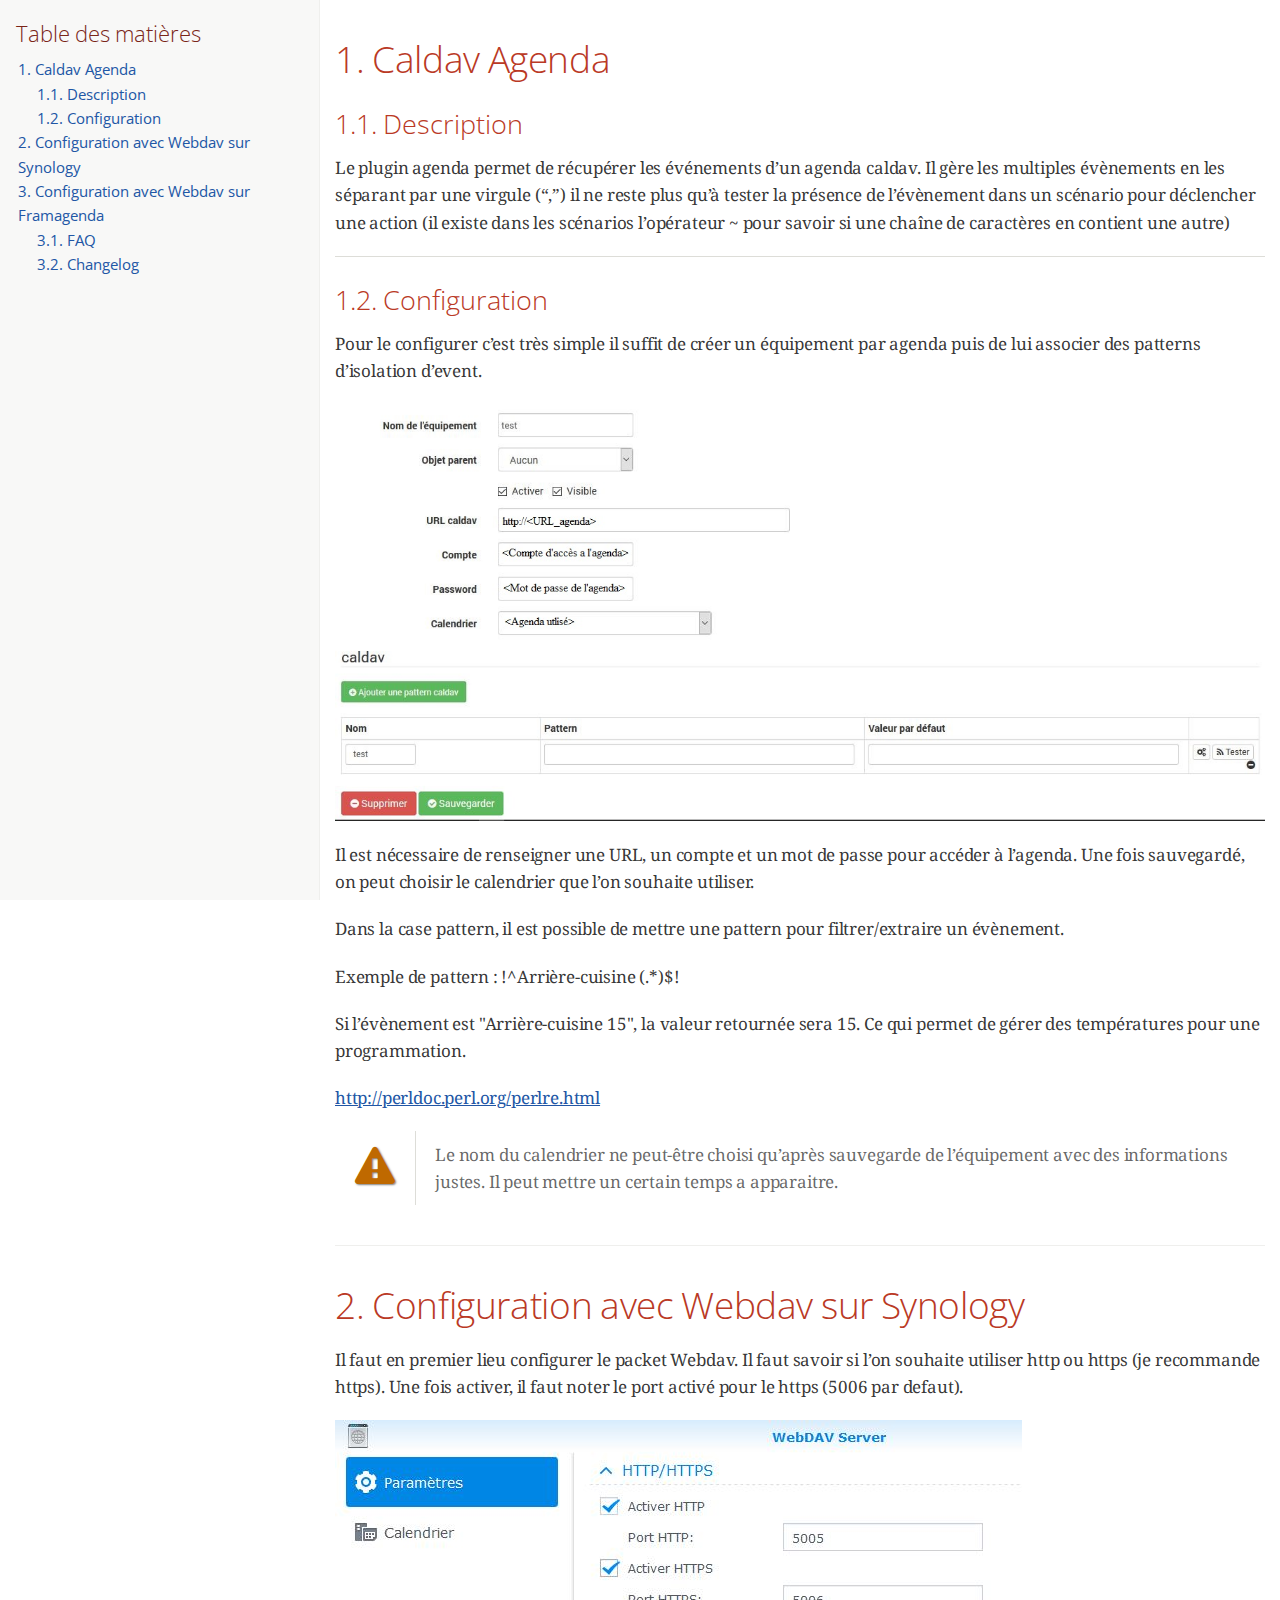
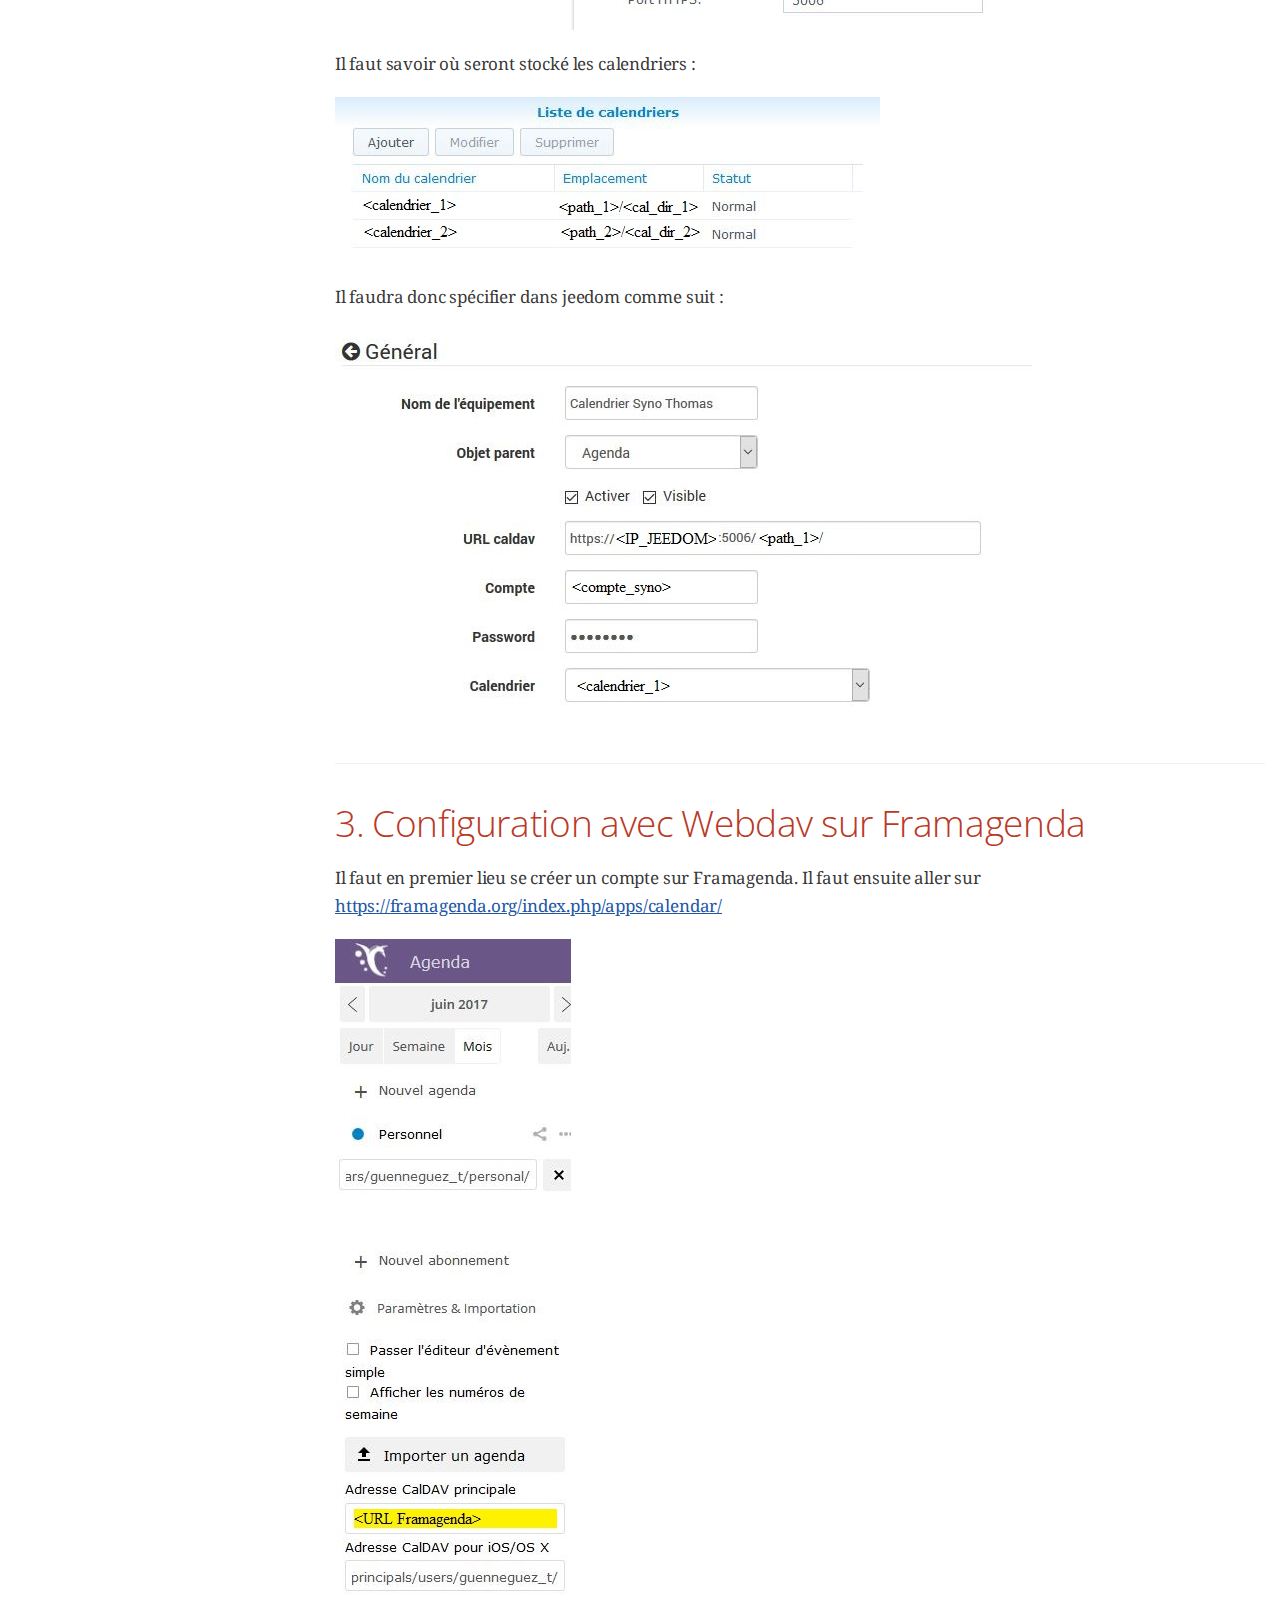
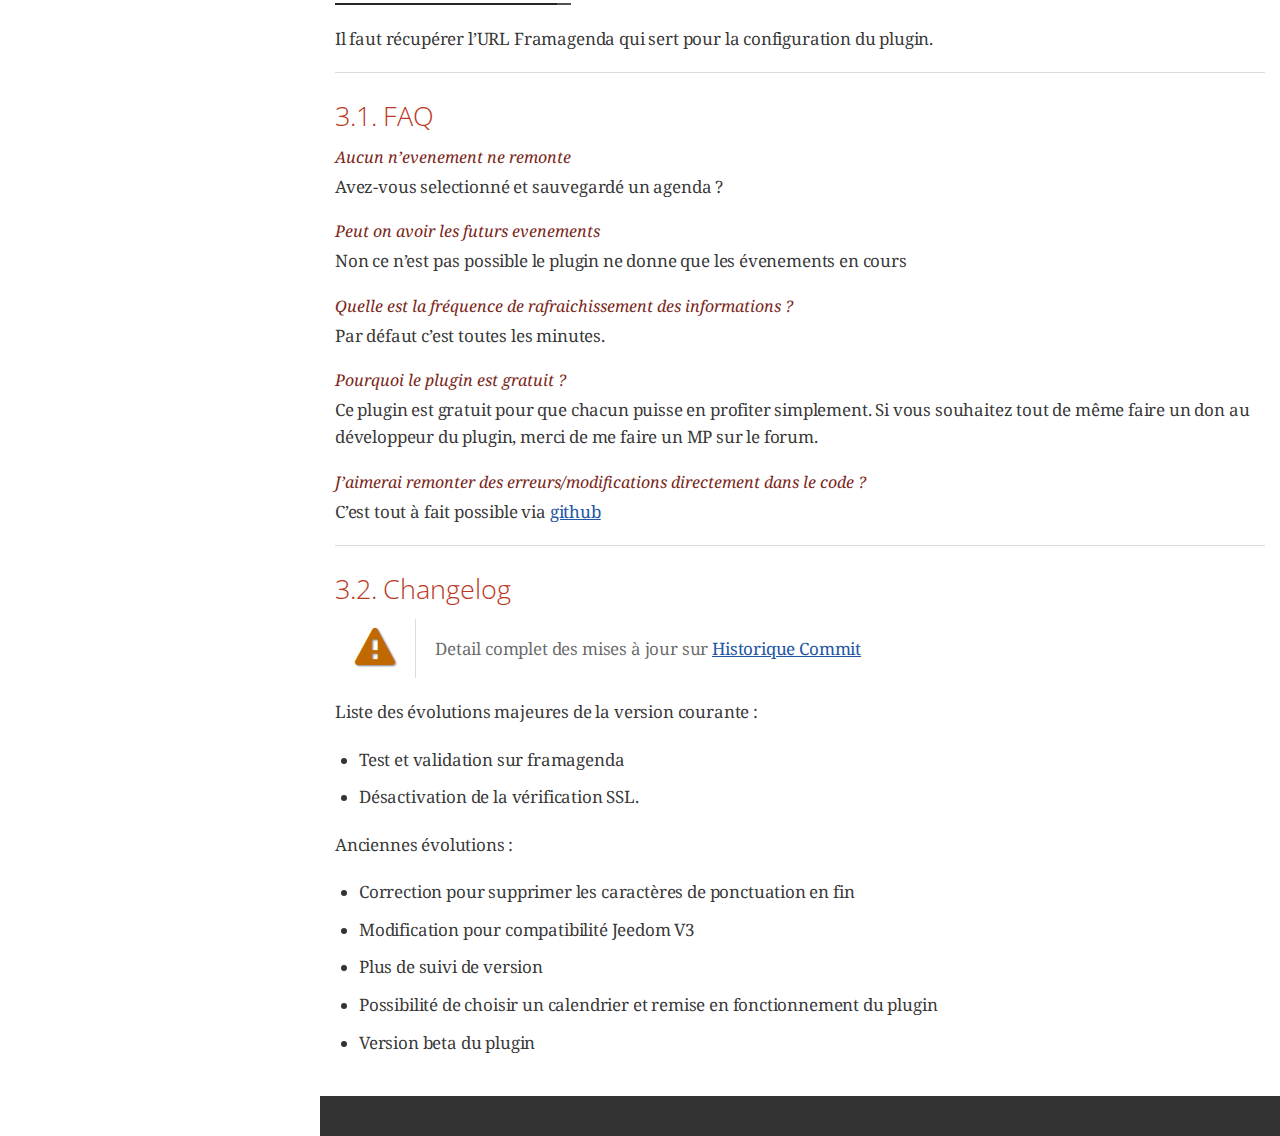
<file: plugins/caldav/es_ES/index.html>
<!DOCTYPE html>
<html lang="en">
<head>
<meta charset="UTF-8">
<!--[if IE]><meta http-equiv="X-UA-Compatible" content="IE=edge"><![endif]-->
<meta name="viewport" content="width=device-width, initial-scale=1.0">
<meta name="generator" content="Asciidoctor 1.5.3.dev">
<title>Caldav Agenda</title>
<link rel="stylesheet" href="https://fonts.googleapis.com/css?family=Open+Sans:300,300italic,400,400italic,600,600italic%7CNoto+Serif:400,400italic,700,700italic%7CDroid+Sans+Mono:400,700">
<style>
/* Asciidoctor default stylesheet | MIT License | http://asciidoctor.org */
/* Remove the comments around the @import statement below when using this as a custom stylesheet */
/*@import "https://fonts.googleapis.com/css?family=Open+Sans:300,300italic,400,400italic,600,600italic%7CNoto+Serif:400,400italic,700,700italic%7CDroid+Sans+Mono:400,700";*/
article,aside,details,figcaption,figure,footer,header,hgroup,main,nav,section,summary{display:block}
audio,canvas,video{display:inline-block}
audio:not([controls]){display:none;height:0}
[hidden],template{display:none}
script{display:none!important}
html{font-family:sans-serif;-ms-text-size-adjust:100%;-webkit-text-size-adjust:100%}
body{margin:0}
a{background:transparent}
a:focus{outline:thin dotted}
a:active,a:hover{outline:0}
h1{font-size:2em;margin:.67em 0}
abbr[title]{border-bottom:1px dotted}
b,strong{font-weight:bold}
dfn{font-style:italic}
hr{-moz-box-sizing:content-box;box-sizing:content-box;height:0}
mark{background:#ff0;color:#000}
code,kbd,pre,samp{font-family:monospace;font-size:1em}
pre{white-space:pre-wrap}
q{quotes:"\201C" "\201D" "\2018" "\2019"}
small{font-size:80%}
sub,sup{font-size:75%;line-height:0;position:relative;vertical-align:baseline}
sup{top:-.5em}
sub{bottom:-.25em}
img{border:0}
svg:not(:root){overflow:hidden}
figure{margin:0}
fieldset{border:1px solid silver;margin:0 2px;padding:.35em .625em .75em}
legend{border:0;padding:0}
button,input,select,textarea{font-family:inherit;font-size:100%;margin:0}
button,input{line-height:normal}
button,select{text-transform:none}
button,html input[type="button"],input[type="reset"],input[type="submit"]{-webkit-appearance:button;cursor:pointer}
button[disabled],html input[disabled]{cursor:default}
input[type="checkbox"],input[type="radio"]{box-sizing:border-box;padding:0}
input[type="search"]{-webkit-appearance:textfield;-moz-box-sizing:content-box;-webkit-box-sizing:content-box;box-sizing:content-box}
input[type="search"]::-webkit-search-cancel-button,input[type="search"]::-webkit-search-decoration{-webkit-appearance:none}
button::-moz-focus-inner,input::-moz-focus-inner{border:0;padding:0}
textarea{overflow:auto;vertical-align:top}
table{border-collapse:collapse;border-spacing:0}
*,*:before,*:after{-moz-box-sizing:border-box;-webkit-box-sizing:border-box;box-sizing:border-box}
html,body{font-size:100%}
body{background:#fff;color:rgba(0,0,0,.8);padding:0;margin:0;font-family:"Noto Serif","DejaVu Serif",serif;font-weight:400;font-style:normal;line-height:1;position:relative;cursor:auto}
a:hover{cursor:pointer}
img,object,embed{max-width:100%;height:auto}
object,embed{height:100%}
img{-ms-interpolation-mode:bicubic}
#map_canvas img,#map_canvas embed,#map_canvas object,.map_canvas img,.map_canvas embed,.map_canvas object{max-width:none!important}
.left{float:left!important}
.right{float:right!important}
.text-left{text-align:left!important}
.text-right{text-align:right!important}
.text-center{text-align:center!important}
.text-justify{text-align:justify!important}
.hide{display:none}
.antialiased,body{-webkit-font-smoothing:antialiased}
img{display:inline-block;vertical-align:middle}
textarea{height:auto;min-height:50px}
select{width:100%}
p.lead,.paragraph.lead>p,#preamble>.sectionbody>.paragraph:first-of-type p{font-size:1.21875em;line-height:1.6}
.subheader,.admonitionblock td.content>.title,.audioblock>.title,.exampleblock>.title,.imageblock>.title,.listingblock>.title,.literalblock>.title,.stemblock>.title,.openblock>.title,.paragraph>.title,.quoteblock>.title,table.tableblock>.title,.verseblock>.title,.videoblock>.title,.dlist>.title,.olist>.title,.ulist>.title,.qlist>.title,.hdlist>.title{line-height:1.45;color:#7a2518;font-weight:400;margin-top:0;margin-bottom:.25em}
div,dl,dt,dd,ul,ol,li,h1,h2,h3,#toctitle,.sidebarblock>.content>.title,h4,h5,h6,pre,form,p,blockquote,th,td{margin:0;padding:0;direction:ltr}
a{color:#2156a5;text-decoration:underline;line-height:inherit}
a:hover,a:focus{color:#1d4b8f}
a img{border:none}
p{font-family:inherit;font-weight:400;font-size:1em;line-height:1.6;margin-bottom:1.25em;text-rendering:optimizeLegibility}
p aside{font-size:.875em;line-height:1.35;font-style:italic}
h1,h2,h3,#toctitle,.sidebarblock>.content>.title,h4,h5,h6{font-family:"Open Sans","DejaVu Sans",sans-serif;font-weight:300;font-style:normal;color:#ba3925;text-rendering:optimizeLegibility;margin-top:1em;margin-bottom:.5em;line-height:1.0125em}
h1 small,h2 small,h3 small,#toctitle small,.sidebarblock>.content>.title small,h4 small,h5 small,h6 small{font-size:60%;color:#e99b8f;line-height:0}
h1{font-size:2.125em}
h2{font-size:1.6875em}
h3,#toctitle,.sidebarblock>.content>.title{font-size:1.375em}
h4,h5{font-size:1.125em}
h6{font-size:1em}
hr{border:solid #ddddd8;border-width:1px 0 0;clear:both;margin:1.25em 0 1.1875em;height:0}
em,i{font-style:italic;line-height:inherit}
strong,b{font-weight:bold;line-height:inherit}
small{font-size:60%;line-height:inherit}
code{font-family:"Droid Sans Mono","DejaVu Sans Mono",monospace;font-weight:400;color:rgba(0,0,0,.9)}
ul,ol,dl{font-size:1em;line-height:1.6;margin-bottom:1.25em;list-style-position:outside;font-family:inherit}
ul,ol,ul.no-bullet,ol.no-bullet{margin-left:1.5em}
ul li ul,ul li ol{margin-left:1.25em;margin-bottom:0;font-size:1em}
ul.square li ul,ul.circle li ul,ul.disc li ul{list-style:inherit}
ul.square{list-style-type:square}
ul.circle{list-style-type:circle}
ul.disc{list-style-type:disc}
ul.no-bullet{list-style:none}
ol li ul,ol li ol{margin-left:1.25em;margin-bottom:0}
dl dt{margin-bottom:.3125em;font-weight:bold}
dl dd{margin-bottom:1.25em}
abbr,acronym{text-transform:uppercase;font-size:90%;color:rgba(0,0,0,.8);border-bottom:1px dotted #ddd;cursor:help}
abbr{text-transform:none}
blockquote{margin:0 0 1.25em;padding:.5625em 1.25em 0 1.1875em;border-left:1px solid #ddd}
blockquote cite{display:block;font-size:.9375em;color:rgba(0,0,0,.6)}
blockquote cite:before{content:"\2014 \0020"}
blockquote cite a,blockquote cite a:visited{color:rgba(0,0,0,.6)}
blockquote,blockquote p{line-height:1.6;color:rgba(0,0,0,.85)}
@media only screen and (min-width:768px){h1,h2,h3,#toctitle,.sidebarblock>.content>.title,h4,h5,h6{line-height:1.2}
h1{font-size:2.75em}
h2{font-size:2.3125em}
h3,#toctitle,.sidebarblock>.content>.title{font-size:1.6875em}
h4{font-size:1.4375em}}table{background:#fff;margin-bottom:1.25em;border:solid 1px #dedede}
table thead,table tfoot{background:#f7f8f7;font-weight:bold}
table thead tr th,table thead tr td,table tfoot tr th,table tfoot tr td{padding:.5em .625em .625em;font-size:inherit;color:rgba(0,0,0,.8);text-align:left}
table tr th,table tr td{padding:.5625em .625em;font-size:inherit;color:rgba(0,0,0,.8)}
table tr.even,table tr.alt,table tr:nth-of-type(even){background:#f8f8f7}
table thead tr th,table tfoot tr th,table tbody tr td,table tr td,table tfoot tr td{display:table-cell;line-height:1.6}
h1,h2,h3,#toctitle,.sidebarblock>.content>.title,h4,h5,h6{line-height:1.2;word-spacing:-.05em}
h1 strong,h2 strong,h3 strong,#toctitle strong,.sidebarblock>.content>.title strong,h4 strong,h5 strong,h6 strong{font-weight:400}
.clearfix:before,.clearfix:after,.float-group:before,.float-group:after{content:" ";display:table}
.clearfix:after,.float-group:after{clear:both}
*:not(pre)>code{font-size:.9375em;font-style:normal!important;letter-spacing:0;padding:.1em .5ex;word-spacing:-.15em;background-color:#f7f7f8;-webkit-border-radius:4px;border-radius:4px;line-height:1.45;text-rendering:optimizeSpeed}
pre,pre>code{line-height:1.45;color:rgba(0,0,0,.9);font-family:"Droid Sans Mono","DejaVu Sans Mono",monospace;font-weight:400;text-rendering:optimizeSpeed}
.keyseq{color:rgba(51,51,51,.8)}
kbd{display:inline-block;color:rgba(0,0,0,.8);font-size:.75em;line-height:1.4;background-color:#f7f7f7;border:1px solid #ccc;-webkit-border-radius:3px;border-radius:3px;-webkit-box-shadow:0 1px 0 rgba(0,0,0,.2),0 0 0 .1em white inset;box-shadow:0 1px 0 rgba(0,0,0,.2),0 0 0 .1em #fff inset;margin:-.15em .15em 0 .15em;padding:.2em .6em .2em .5em;vertical-align:middle;white-space:nowrap}
.keyseq kbd:first-child{margin-left:0}
.keyseq kbd:last-child{margin-right:0}
.menuseq,.menu{color:rgba(0,0,0,.8)}
b.button:before,b.button:after{position:relative;top:-1px;font-weight:400}
b.button:before{content:"[";padding:0 3px 0 2px}
b.button:after{content:"]";padding:0 2px 0 3px}
p a>code:hover{color:rgba(0,0,0,.9)}
#header,#content,#footnotes,#footer{width:100%;margin-left:auto;margin-right:auto;margin-top:0;margin-bottom:0;max-width:62.5em;*zoom:1;position:relative;padding-left:.9375em;padding-right:.9375em}
#header:before,#header:after,#content:before,#content:after,#footnotes:before,#footnotes:after,#footer:before,#footer:after{content:" ";display:table}
#header:after,#content:after,#footnotes:after,#footer:after{clear:both}
#content{margin-top:1.25em}
#content:before{content:none}
#header>h1:first-child{color:rgba(0,0,0,.85);margin-top:2.25rem;margin-bottom:0}
#header>h1:first-child+#toc{margin-top:8px;border-top:1px solid #ddddd8}
#header>h1:only-child,body.toc2 #header>h1:nth-last-child(2){border-bottom:1px solid #ddddd8;padding-bottom:8px}
#header .details{border-bottom:1px solid #ddddd8;line-height:1.45;padding-top:.25em;padding-bottom:.25em;padding-left:.25em;color:rgba(0,0,0,.6);display:-ms-flexbox;display:-webkit-flex;display:flex;-ms-flex-flow:row wrap;-webkit-flex-flow:row wrap;flex-flow:row wrap}
#header .details span:first-child{margin-left:-.125em}
#header .details span.email a{color:rgba(0,0,0,.85)}
#header .details br{display:none}
#header .details br+span:before{content:"\00a0\2013\00a0"}
#header .details br+span.author:before{content:"\00a0\22c5\00a0";color:rgba(0,0,0,.85)}
#header .details br+span#revremark:before{content:"\00a0|\00a0"}
#header #revnumber{text-transform:capitalize}
#header #revnumber:after{content:"\00a0"}
#content>h1:first-child:not([class]){color:rgba(0,0,0,.85);border-bottom:1px solid #ddddd8;padding-bottom:8px;margin-top:0;padding-top:1rem;margin-bottom:1.25rem}
#toc{border-bottom:1px solid #efefed;padding-bottom:.5em}
#toc>ul{margin-left:.125em}
#toc ul.sectlevel0>li>a{font-style:italic}
#toc ul.sectlevel0 ul.sectlevel1{margin:.5em 0}
#toc ul{font-family:"Open Sans","DejaVu Sans",sans-serif;list-style-type:none}
#toc a{text-decoration:none}
#toc a:active{text-decoration:underline}
#toctitle{color:#7a2518;font-size:1.2em}
@media only screen and (min-width:768px){#toctitle{font-size:1.375em}
body.toc2{padding-left:15em;padding-right:0}
#toc.toc2{margin-top:0!important;background-color:#f8f8f7;position:fixed;width:15em;left:0;top:0;border-right:1px solid #efefed;border-top-width:0!important;border-bottom-width:0!important;z-index:1000;padding:1.25em 1em;height:100%;overflow:auto}
#toc.toc2 #toctitle{margin-top:0;font-size:1.2em}
#toc.toc2>ul{font-size:.9em;margin-bottom:0}
#toc.toc2 ul ul{margin-left:0;padding-left:1em}
#toc.toc2 ul.sectlevel0 ul.sectlevel1{padding-left:0;margin-top:.5em;margin-bottom:.5em}
body.toc2.toc-right{padding-left:0;padding-right:15em}
body.toc2.toc-right #toc.toc2{border-right-width:0;border-left:1px solid #efefed;left:auto;right:0}}@media only screen and (min-width:1280px){body.toc2{padding-left:20em;padding-right:0}
#toc.toc2{width:20em}
#toc.toc2 #toctitle{font-size:1.375em}
#toc.toc2>ul{font-size:.95em}
#toc.toc2 ul ul{padding-left:1.25em}
body.toc2.toc-right{padding-left:0;padding-right:20em}}#content #toc{border-style:solid;border-width:1px;border-color:#e0e0dc;margin-bottom:1.25em;padding:1.25em;background:#f8f8f7;-webkit-border-radius:4px;border-radius:4px}
#content #toc>:first-child{margin-top:0}
#content #toc>:last-child{margin-bottom:0}
#footer{max-width:100%;background-color:rgba(0,0,0,.8);padding:1.25em}
#footer-text{color:rgba(255,255,255,.8);line-height:1.44}
.sect1{padding-bottom:.625em}
@media only screen and (min-width:768px){.sect1{padding-bottom:1.25em}}.sect1+.sect1{border-top:1px solid #efefed}
#content h1>a.anchor,h2>a.anchor,h3>a.anchor,#toctitle>a.anchor,.sidebarblock>.content>.title>a.anchor,h4>a.anchor,h5>a.anchor,h6>a.anchor{position:absolute;z-index:1001;width:1.5ex;margin-left:-1.5ex;display:block;text-decoration:none!important;visibility:hidden;text-align:center;font-weight:400}
#content h1>a.anchor:before,h2>a.anchor:before,h3>a.anchor:before,#toctitle>a.anchor:before,.sidebarblock>.content>.title>a.anchor:before,h4>a.anchor:before,h5>a.anchor:before,h6>a.anchor:before{content:"\00A7";font-size:.85em;display:block;padding-top:.1em}
#content h1:hover>a.anchor,#content h1>a.anchor:hover,h2:hover>a.anchor,h2>a.anchor:hover,h3:hover>a.anchor,#toctitle:hover>a.anchor,.sidebarblock>.content>.title:hover>a.anchor,h3>a.anchor:hover,#toctitle>a.anchor:hover,.sidebarblock>.content>.title>a.anchor:hover,h4:hover>a.anchor,h4>a.anchor:hover,h5:hover>a.anchor,h5>a.anchor:hover,h6:hover>a.anchor,h6>a.anchor:hover{visibility:visible}
#content h1>a.link,h2>a.link,h3>a.link,#toctitle>a.link,.sidebarblock>.content>.title>a.link,h4>a.link,h5>a.link,h6>a.link{color:#ba3925;text-decoration:none}
#content h1>a.link:hover,h2>a.link:hover,h3>a.link:hover,#toctitle>a.link:hover,.sidebarblock>.content>.title>a.link:hover,h4>a.link:hover,h5>a.link:hover,h6>a.link:hover{color:#a53221}
.audioblock,.imageblock,.literalblock,.listingblock,.stemblock,.videoblock{margin-bottom:1.25em}
.admonitionblock td.content>.title,.audioblock>.title,.exampleblock>.title,.imageblock>.title,.listingblock>.title,.literalblock>.title,.stemblock>.title,.openblock>.title,.paragraph>.title,.quoteblock>.title,table.tableblock>.title,.verseblock>.title,.videoblock>.title,.dlist>.title,.olist>.title,.ulist>.title,.qlist>.title,.hdlist>.title{text-rendering:optimizeLegibility;text-align:left;font-family:"Noto Serif","DejaVu Serif",serif;font-size:1rem;font-style:italic}
table.tableblock>caption.title{white-space:nowrap;overflow:visible;max-width:0}
.paragraph.lead>p,#preamble>.sectionbody>.paragraph:first-of-type p{color:rgba(0,0,0,.85)}
table.tableblock #preamble>.sectionbody>.paragraph:first-of-type p{font-size:inherit}
.admonitionblock>table{border-collapse:separate;border:0;background:none;width:100%}
.admonitionblock>table td.icon{text-align:center;width:80px}
.admonitionblock>table td.icon img{max-width:none}
.admonitionblock>table td.icon .title{font-weight:bold;font-family:"Open Sans","DejaVu Sans",sans-serif;text-transform:uppercase}
.admonitionblock>table td.content{padding-left:1.125em;padding-right:1.25em;border-left:1px solid #ddddd8;color:rgba(0,0,0,.6)}
.admonitionblock>table td.content>:last-child>:last-child{margin-bottom:0}
.exampleblock>.content{border-style:solid;border-width:1px;border-color:#e6e6e6;margin-bottom:1.25em;padding:1.25em;background:#fff;-webkit-border-radius:4px;border-radius:4px}
.exampleblock>.content>:first-child{margin-top:0}
.exampleblock>.content>:last-child{margin-bottom:0}
.sidebarblock{border-style:solid;border-width:1px;border-color:#e0e0dc;margin-bottom:1.25em;padding:1.25em;background:#f8f8f7;-webkit-border-radius:4px;border-radius:4px}
.sidebarblock>:first-child{margin-top:0}
.sidebarblock>:last-child{margin-bottom:0}
.sidebarblock>.content>.title{color:#7a2518;margin-top:0;text-align:center}
.exampleblock>.content>:last-child>:last-child,.exampleblock>.content .olist>ol>li:last-child>:last-child,.exampleblock>.content .ulist>ul>li:last-child>:last-child,.exampleblock>.content .qlist>ol>li:last-child>:last-child,.sidebarblock>.content>:last-child>:last-child,.sidebarblock>.content .olist>ol>li:last-child>:last-child,.sidebarblock>.content .ulist>ul>li:last-child>:last-child,.sidebarblock>.content .qlist>ol>li:last-child>:last-child{margin-bottom:0}
.literalblock pre,.listingblock pre:not(.highlight),.listingblock pre[class="highlight"],.listingblock pre[class^="highlight "],.listingblock pre.CodeRay,.listingblock pre.prettyprint{background:#f7f7f8}
.sidebarblock .literalblock pre,.sidebarblock .listingblock pre:not(.highlight),.sidebarblock .listingblock pre[class="highlight"],.sidebarblock .listingblock pre[class^="highlight "],.sidebarblock .listingblock pre.CodeRay,.sidebarblock .listingblock pre.prettyprint{background:#f2f1f1}
.literalblock pre,.literalblock pre[class],.listingblock pre,.listingblock pre[class]{-webkit-border-radius:4px;border-radius:4px;word-wrap:break-word;padding:1em;font-size:.8125em}
.literalblock pre.nowrap,.literalblock pre[class].nowrap,.listingblock pre.nowrap,.listingblock pre[class].nowrap{overflow-x:auto;white-space:pre;word-wrap:normal}
@media only screen and (min-width:768px){.literalblock pre,.literalblock pre[class],.listingblock pre,.listingblock pre[class]{font-size:.90625em}}@media only screen and (min-width:1280px){.literalblock pre,.literalblock pre[class],.listingblock pre,.listingblock pre[class]{font-size:1em}}.literalblock.output pre{color:#f7f7f8;background-color:rgba(0,0,0,.9)}
.listingblock pre.highlightjs{padding:0}
.listingblock pre.highlightjs>code{padding:1em;-webkit-border-radius:4px;border-radius:4px}
.listingblock pre.prettyprint{border-width:0}
.listingblock>.content{position:relative}
.listingblock code[data-lang]:before{display:none;content:attr(data-lang);position:absolute;font-size:.75em;top:.425rem;right:.5rem;line-height:1;text-transform:uppercase;color:#999}
.listingblock:hover code[data-lang]:before{display:block}
.listingblock.terminal pre .command:before{content:attr(data-prompt);padding-right:.5em;color:#999}
.listingblock.terminal pre .command:not([data-prompt]):before{content:"$"}
table.pyhltable{border-collapse:separate;border:0;margin-bottom:0;background:none}
table.pyhltable td{vertical-align:top;padding-top:0;padding-bottom:0}
table.pyhltable td.code{padding-left:.75em;padding-right:0}
pre.pygments .lineno,table.pyhltable td:not(.code){color:#999;padding-left:0;padding-right:.5em;border-right:1px solid #ddddd8}
pre.pygments .lineno{display:inline-block;margin-right:.25em}
table.pyhltable .linenodiv{background:none!important;padding-right:0!important}
.quoteblock{margin:0 1em 1.25em 1.5em;display:table}
.quoteblock>.title{margin-left:-1.5em;margin-bottom:.75em}
.quoteblock blockquote,.quoteblock blockquote p{color:rgba(0,0,0,.85);font-size:1.15rem;line-height:1.75;word-spacing:.1em;letter-spacing:0;font-style:italic;text-align:justify}
.quoteblock blockquote{margin:0;padding:0;border:0}
.quoteblock blockquote:before{content:"\201c";float:left;font-size:2.75em;font-weight:bold;line-height:.6em;margin-left:-.6em;color:#7a2518;text-shadow:0 1px 2px rgba(0,0,0,.1)}
.quoteblock blockquote>.paragraph:last-child p{margin-bottom:0}
.quoteblock .attribution{margin-top:.5em;margin-right:.5ex;text-align:right}
.quoteblock .quoteblock{margin-left:0;margin-right:0;padding:.5em 0;border-left:3px solid rgba(0,0,0,.6)}
.quoteblock .quoteblock blockquote{padding:0 0 0 .75em}
.quoteblock .quoteblock blockquote:before{display:none}
.verseblock{margin:0 1em 1.25em 1em}
.verseblock pre{font-family:"Open Sans","DejaVu Sans",sans;font-size:1.15rem;color:rgba(0,0,0,.85);font-weight:300;text-rendering:optimizeLegibility}
.verseblock pre strong{font-weight:400}
.verseblock .attribution{margin-top:1.25rem;margin-left:.5ex}
.quoteblock .attribution,.verseblock .attribution{font-size:.9375em;line-height:1.45;font-style:italic}
.quoteblock .attribution br,.verseblock .attribution br{display:none}
.quoteblock .attribution cite,.verseblock .attribution cite{display:block;letter-spacing:-.05em;color:rgba(0,0,0,.6)}
.quoteblock.abstract{margin:0 0 1.25em 0;display:block}
.quoteblock.abstract blockquote,.quoteblock.abstract blockquote p{text-align:left;word-spacing:0}
.quoteblock.abstract blockquote:before,.quoteblock.abstract blockquote p:first-of-type:before{display:none}
table.tableblock{max-width:100%;border-collapse:separate}
table.tableblock td>.paragraph:last-child p>p:last-child,table.tableblock th>p:last-child,table.tableblock td>p:last-child{margin-bottom:0}
table.spread{width:100%}
table.tableblock,th.tableblock,td.tableblock{border:0 solid #dedede}
table.grid-all th.tableblock,table.grid-all td.tableblock{border-width:0 1px 1px 0}
table.grid-all tfoot>tr>th.tableblock,table.grid-all tfoot>tr>td.tableblock{border-width:1px 1px 0 0}
table.grid-cols th.tableblock,table.grid-cols td.tableblock{border-width:0 1px 0 0}
table.grid-all *>tr>.tableblock:last-child,table.grid-cols *>tr>.tableblock:last-child{border-right-width:0}
table.grid-rows th.tableblock,table.grid-rows td.tableblock{border-width:0 0 1px 0}
table.grid-all tbody>tr:last-child>th.tableblock,table.grid-all tbody>tr:last-child>td.tableblock,table.grid-all thead:last-child>tr>th.tableblock,table.grid-rows tbody>tr:last-child>th.tableblock,table.grid-rows tbody>tr:last-child>td.tableblock,table.grid-rows thead:last-child>tr>th.tableblock{border-bottom-width:0}
table.grid-rows tfoot>tr>th.tableblock,table.grid-rows tfoot>tr>td.tableblock{border-width:1px 0 0 0}
table.frame-all{border-width:1px}
table.frame-sides{border-width:0 1px}
table.frame-topbot{border-width:1px 0}
th.halign-left,td.halign-left{text-align:left}
th.halign-right,td.halign-right{text-align:right}
th.halign-center,td.halign-center{text-align:center}
th.valign-top,td.valign-top{vertical-align:top}
th.valign-bottom,td.valign-bottom{vertical-align:bottom}
th.valign-middle,td.valign-middle{vertical-align:middle}
table thead th,table tfoot th{font-weight:bold}
tbody tr th{display:table-cell;line-height:1.6;background:#f7f8f7}
tbody tr th,tbody tr th p,tfoot tr th,tfoot tr th p{color:rgba(0,0,0,.8);font-weight:bold}
p.tableblock>code:only-child{background:none;padding:0}
p.tableblock{font-size:1em}
td>div.verse{white-space:pre}
ol{margin-left:1.75em}
ul li ol{margin-left:1.5em}
dl dd{margin-left:1.125em}
dl dd:last-child,dl dd:last-child>:last-child{margin-bottom:0}
ol>li p,ul>li p,ul dd,ol dd,.olist .olist,.ulist .ulist,.ulist .olist,.olist .ulist{margin-bottom:.625em}
ul.unstyled,ol.unnumbered,ul.checklist,ul.none{list-style-type:none}
ul.unstyled,ol.unnumbered,ul.checklist{margin-left:.625em}
ul.checklist li>p:first-child>.fa-square-o:first-child,ul.checklist li>p:first-child>.fa-check-square-o:first-child{width:1em;font-size:.85em}
ul.checklist li>p:first-child>input[type="checkbox"]:first-child{width:1em;position:relative;top:1px}
ul.inline{margin:0 auto .625em auto;margin-left:-1.375em;margin-right:0;padding:0;list-style:none;overflow:hidden}
ul.inline>li{list-style:none;float:left;margin-left:1.375em;display:block}
ul.inline>li>*{display:block}
.unstyled dl dt{font-weight:400;font-style:normal}
ol.arabic{list-style-type:decimal}
ol.decimal{list-style-type:decimal-leading-zero}
ol.loweralpha{list-style-type:lower-alpha}
ol.upperalpha{list-style-type:upper-alpha}
ol.lowerroman{list-style-type:lower-roman}
ol.upperroman{list-style-type:upper-roman}
ol.lowergreek{list-style-type:lower-greek}
.hdlist>table,.colist>table{border:0;background:none}
.hdlist>table>tbody>tr,.colist>table>tbody>tr{background:none}
td.hdlist1{padding-right:.75em;font-weight:bold}
td.hdlist1,td.hdlist2{vertical-align:top}
.literalblock+.colist,.listingblock+.colist{margin-top:-.5em}
.colist>table tr>td:first-of-type{padding:0 .75em;line-height:1}
.colist>table tr>td:last-of-type{padding:.25em 0}
.thumb,.th{line-height:0;display:inline-block;border:solid 4px #fff;-webkit-box-shadow:0 0 0 1px #ddd;box-shadow:0 0 0 1px #ddd}
.imageblock.left,.imageblock[style*="float: left"]{margin:.25em .625em 1.25em 0}
.imageblock.right,.imageblock[style*="float: right"]{margin:.25em 0 1.25em .625em}
.imageblock>.title{margin-bottom:0}
.imageblock.thumb,.imageblock.th{border-width:6px}
.imageblock.thumb>.title,.imageblock.th>.title{padding:0 .125em}
.image.left,.image.right{margin-top:.25em;margin-bottom:.25em;display:inline-block;line-height:0}
.image.left{margin-right:.625em}
.image.right{margin-left:.625em}
a.image{text-decoration:none}
span.footnote,span.footnoteref{vertical-align:super;font-size:.875em}
span.footnote a,span.footnoteref a{text-decoration:none}
span.footnote a:active,span.footnoteref a:active{text-decoration:underline}
#footnotes{padding-top:.75em;padding-bottom:.75em;margin-bottom:.625em}
#footnotes hr{width:20%;min-width:6.25em;margin:-.25em 0 .75em 0;border-width:1px 0 0 0}
#footnotes .footnote{padding:0 .375em;line-height:1.3;font-size:.875em;margin-left:1.2em;text-indent:-1.2em;margin-bottom:.2em}
#footnotes .footnote a:first-of-type{font-weight:bold;text-decoration:none}
#footnotes .footnote:last-of-type{margin-bottom:0}
#content #footnotes{margin-top:-.625em;margin-bottom:0;padding:.75em 0}
.gist .file-data>table{border:0;background:#fff;width:100%;margin-bottom:0}
.gist .file-data>table td.line-data{width:99%}
div.unbreakable{page-break-inside:avoid}
.big{font-size:larger}
.small{font-size:smaller}
.underline{text-decoration:underline}
.overline{text-decoration:overline}
.line-through{text-decoration:line-through}
.aqua{color:#00bfbf}
.aqua-background{background-color:#00fafa}
.black{color:#000}
.black-background{background-color:#000}
.blue{color:#0000bf}
.blue-background{background-color:#0000fa}
.fuchsia{color:#bf00bf}
.fuchsia-background{background-color:#fa00fa}
.gray{color:#606060}
.gray-background{background-color:#7d7d7d}
.green{color:#006000}
.green-background{background-color:#007d00}
.lime{color:#00bf00}
.lime-background{background-color:#00fa00}
.maroon{color:#600000}
.maroon-background{background-color:#7d0000}
.navy{color:#000060}
.navy-background{background-color:#00007d}
.olive{color:#606000}
.olive-background{background-color:#7d7d00}
.purple{color:#600060}
.purple-background{background-color:#7d007d}
.red{color:#bf0000}
.red-background{background-color:#fa0000}
.silver{color:#909090}
.silver-background{background-color:#bcbcbc}
.teal{color:#006060}
.teal-background{background-color:#007d7d}
.white{color:#bfbfbf}
.white-background{background-color:#fafafa}
.yellow{color:#bfbf00}
.yellow-background{background-color:#fafa00}
span.icon>.fa{cursor:default}
.admonitionblock td.icon [class^="fa icon-"]{font-size:2.5em;text-shadow:1px 1px 2px rgba(0,0,0,.5);cursor:default}
.admonitionblock td.icon .icon-note:before{content:"\f05a";color:#19407c}
.admonitionblock td.icon .icon-tip:before{content:"\f0eb";text-shadow:1px 1px 2px rgba(155,155,0,.8);color:#111}
.admonitionblock td.icon .icon-warning:before{content:"\f071";color:#bf6900}
.admonitionblock td.icon .icon-caution:before{content:"\f06d";color:#bf3400}
.admonitionblock td.icon .icon-important:before{content:"\f06a";color:#bf0000}
.conum[data-value]{display:inline-block;color:#fff!important;background-color:rgba(0,0,0,.8);-webkit-border-radius:100px;border-radius:100px;text-align:center;font-size:.75em;width:1.67em;height:1.67em;line-height:1.67em;font-family:"Open Sans","DejaVu Sans",sans-serif;font-style:normal;font-weight:bold}
.conum[data-value] *{color:#fff!important}
.conum[data-value]+b{display:none}
.conum[data-value]:after{content:attr(data-value)}
pre .conum[data-value]{position:relative;top:-.125em}
b.conum *{color:inherit!important}
.conum:not([data-value]):empty{display:none}
h1,h2{letter-spacing:-.01em}
dt,th.tableblock,td.content{text-rendering:optimizeLegibility}
p,td.content{letter-spacing:-.01em}
p strong,td.content strong{letter-spacing:-.005em}
p,blockquote,dt,td.content{font-size:1.0625rem}
p{margin-bottom:1.25rem}
.sidebarblock p,.sidebarblock dt,.sidebarblock td.content,p.tableblock{font-size:1em}
.exampleblock>.content{background-color:#fffef7;border-color:#e0e0dc;-webkit-box-shadow:0 1px 4px #e0e0dc;box-shadow:0 1px 4px #e0e0dc}
.print-only{display:none!important}
@media print{@page{margin:1.25cm .75cm}
*{-webkit-box-shadow:none!important;box-shadow:none!important;text-shadow:none!important}
a{color:inherit!important;text-decoration:underline!important}
a.bare,a[href^="#"],a[href^="mailto:"]{text-decoration:none!important}
a[href^="http:"]:not(.bare):after,a[href^="https:"]:not(.bare):after{content:"(" attr(href) ")";display:inline-block;font-size:.875em;padding-left:.25em}
abbr[title]:after{content:" (" attr(title) ")"}
pre,blockquote,tr,img{page-break-inside:avoid}
thead{display:table-header-group}
img{max-width:100%!important}
p,blockquote,dt,td.content{font-size:1em;orphans:3;widows:3}
h2,h3,#toctitle,.sidebarblock>.content>.title{page-break-after:avoid}
#toc,.sidebarblock,.exampleblock>.content{background:none!important}
#toc{border-bottom:1px solid #ddddd8!important;padding-bottom:0!important}
.sect1{padding-bottom:0!important}
.sect1+.sect1{border:0!important}
#header>h1:first-child{margin-top:1.25rem}
body.book #header{text-align:center}
body.book #header>h1:first-child{border:0!important;margin:2.5em 0 1em 0}
body.book #header .details{border:0!important;display:block;padding:0!important}
body.book #header .details span:first-child{margin-left:0!important}
body.book #header .details br{display:block}
body.book #header .details br+span:before{content:none!important}
body.book #toc{border:0!important;text-align:left!important;padding:0!important;margin:0!important}
body.book #toc,body.book #preamble,body.book h1.sect0,body.book .sect1>h2{page-break-before:always}
.listingblock code[data-lang]:before{display:block}
#footer{background:none!important;padding:0 .9375em}
#footer-text{color:rgba(0,0,0,.6)!important;font-size:.9em}
.hide-on-print{display:none!important}
.print-only{display:block!important}
.hide-for-print{display:none!important}
.show-for-print{display:inherit!important}}
</style>
<link rel="stylesheet" href="https://cdnjs.cloudflare.com/ajax/libs/font-awesome/4.3.0/css/font-awesome.min.css">
</head>
<body class="article toc2 toc-left">
<div id="header">
<div id="toc" class="toc2">
<div id="toctitle">Table des matières</div>
<ul class="sectlevel1">
<li><a href="#_caldav_agenda">1. Caldav Agenda</a>
<ul class="sectlevel2">
<li><a href="#_description">1.1. Description</a></li>
<li><a href="#_configuration">1.2. Configuration</a></li>
</ul>
</li>
<li><a href="#_configuration_avec_webdav_sur_synology">2. Configuration avec Webdav sur Synology</a></li>
<li><a href="#_configuration_avec_webdav_sur_framagenda">3. Configuration avec Webdav sur Framagenda</a>
<ul class="sectlevel2">
<li><a href="#_faq">3.1. FAQ</a></li>
<li><a href="#_changelog">3.2. Changelog</a></li>
</ul>
</li>
</ul>
</div>
</div>
<div id="content">
<div class="sect1">
<h2 id="_caldav_agenda">1. Caldav Agenda</h2>
<div class="sectionbody">
<div class="sect2">
<h3 id="_description">1.1. Description</h3>
<div class="paragraph">
<p>Le plugin agenda permet de récupérer les événements d&#8217;un agenda caldav. Il gère les multiples évènements en les séparant par une virgule (“,”) il ne reste plus qu’à tester la présence de l’évènement dans un scénario pour déclencher une action (il existe dans les scénarios l’opérateur ~ pour savoir si une chaîne de caractères en contient une autre)</p>
</div>
<hr>
</div>
<div class="sect2">
<h3 id="_configuration">1.2. Configuration</h3>
<div class="paragraph">
<p>Pour le configurer c’est très simple il suffit de créer un équipement par agenda puis de lui associer des patterns d&#8217;isolation d&#8217;event.</p>
</div>
<div class="imageblock">
<div class="content">
<img src="../images/caldav_config1.jpg" alt="caldav config1">
</div>
</div>
<div class="paragraph">
<p>Il est nécessaire de renseigner une URL, un compte et un mot de passe pour accéder à l&#8217;agenda. Une fois sauvegardé, on peut choisir le calendrier que l&#8217;on souhaite utiliser.</p>
</div>
<div class="paragraph">
<p>Dans la case pattern, il est possible de mettre une pattern pour filtrer/extraire un évènement.</p>
</div>
<div class="paragraph">
<p>Exemple de pattern : !^Arrière-cuisine (.*)$!</p>
</div>
<div class="paragraph">
<p>Si l&#8217;évènement est "Arrière-cuisine 15", la valeur retournée sera 15. Ce qui permet de gérer des températures pour une programmation.</p>
</div>
<div class="paragraph">
<p><a href="http://perldoc.perl.org/perlre.html" class="bare">http://perldoc.perl.org/perlre.html</a></p>
</div>
<div class="admonitionblock warning">
<table>
<tr>
<td class="icon">
<i class="fa icon-warning" title="Warning"></i>
</td>
<td class="content">
Le nom du calendrier ne peut-être choisi qu&#8217;après sauvegarde de l&#8217;équipement avec des informations justes. Il peut mettre un certain temps a apparaitre.
</td>
</tr>
</table>
</div>
</div>
</div>
</div>
<div class="sect1">
<h2 id="_configuration_avec_webdav_sur_synology">2. Configuration avec Webdav sur Synology</h2>
<div class="sectionbody">
<div class="paragraph">
<p>Il faut en premier lieu configurer le packet Webdav.
Il faut savoir si l&#8217;on souhaite utiliser http ou https (je recommande https).
Une fois activer, il faut noter le port activé pour le https (5006 par defaut).</p>
</div>
<div class="imageblock">
<div class="content">
<img src="../images/caldav_synology1.jpg" alt="caldav synology1">
</div>
</div>
<div class="paragraph">
<p>Il faut savoir où seront stocké les calendriers :</p>
</div>
<div class="imageblock">
<div class="content">
<img src="../images/caldav_synology2.jpg" alt="caldav synology2">
</div>
</div>
<div class="paragraph">
<p>Il faudra donc spécifier dans jeedom comme suit :</p>
</div>
<div class="imageblock">
<div class="content">
<img src="../images/caldav_synology3.jpg" alt="caldav synology3">
</div>
</div>
</div>
</div>
<div class="sect1">
<h2 id="_configuration_avec_webdav_sur_framagenda">3. Configuration avec Webdav sur Framagenda</h2>
<div class="sectionbody">
<div class="paragraph">
<p>Il faut en premier lieu se créer un compte sur Framagenda.
Il faut ensuite aller sur <a href="https://framagenda.org/index.php/apps/calendar/" class="bare">https://framagenda.org/index.php/apps/calendar/</a></p>
</div>
<div class="imageblock">
<div class="content">
<img src="../images/caldav_framagenda1.jpg" alt="caldav framagenda1">
</div>
</div>
<div class="paragraph">
<p>Il faut récupérer l&#8217;URL Framagenda qui sert pour la configuration du plugin.</p>
</div>
<hr>
<div class="sect2">
<h3 id="_faq">3.1. FAQ</h3>
<div class="openblock panel">
<div class="title">Aucun n&#8217;evenement ne remonte</div><div class="content">
<div class="paragraph">
<p>Avez-vous selectionné et sauvegardé un agenda ?</p>
</div>
</div>
</div>
<div class="openblock">
<div class="title">Peut on avoir les futurs evenements</div><div class="content">
<div class="paragraph">
<p>Non ce n&#8217;est pas possible le plugin ne donne que les évenements en cours</p>
</div>
</div>
</div>
<div class="openblock">
<div class="title">Quelle est la fréquence de rafraichissement des informations ?</div><div class="content">
<div class="paragraph">
<p>Par défaut c&#8217;est toutes les minutes.</p>
</div>
</div>
</div>
<div class="openblock">
<div class="title">Pourquoi le plugin est gratuit ?</div><div class="content">
<div class="paragraph">
<p>Ce plugin est gratuit pour que chacun puisse en profiter simplement. Si vous souhaitez tout de même faire un don au développeur du plugin, merci de me faire un MP sur le forum.</p>
</div>
</div>
</div>
<div class="openblock">
<div class="title">J&#8217;aimerai remonter des erreurs/modifications directement dans le code ?</div><div class="content">
<div class="paragraph">
<p>C&#8217;est tout à fait possible via <a href="https://github.com/guenneguezt/plugin-caldav">github</a></p>
</div>
</div>
</div>
<hr>
</div>
<div class="sect2">
<h3 id="_changelog">3.2. Changelog</h3>
<div class="admonitionblock warning">
<table>
<tr>
<td class="icon">
<i class="fa icon-warning" title="Warning"></i>
</td>
<td class="content">
Detail complet des mises à jour sur <a href="https://github.com/guenneguezt/plugin-caldav/commits/master">Historique Commit</a>
</td>
</tr>
</table>
</div>
<div class="paragraph">
<p>Liste des évolutions majeures de la version courante :</p>
</div>
<div class="ulist">
<ul>
<li>
<p>Test et validation sur framagenda</p>
</li>
<li>
<p>Désactivation de la vérification SSL.</p>
</li>
</ul>
</div>
<div class="paragraph">
<p>Anciennes évolutions :</p>
</div>
<div class="ulist">
<ul>
<li>
<p>Correction pour supprimer les caractères de ponctuation en fin</p>
</li>
<li>
<p>Modification pour compatibilité Jeedom V3</p>
</li>
<li>
<p>Plus de suivi de version</p>
</li>
<li>
<p>Possibilité de choisir un calendrier et remise en fonctionnement du plugin</p>
</li>
<li>
<p>Version beta du plugin</p>
</li>
</ul>
</div>
</div>
</div>
</div>
</div>
<div id="footer">
<div id="footer-text">
</div>
</div>
</body>
</html>
</file>
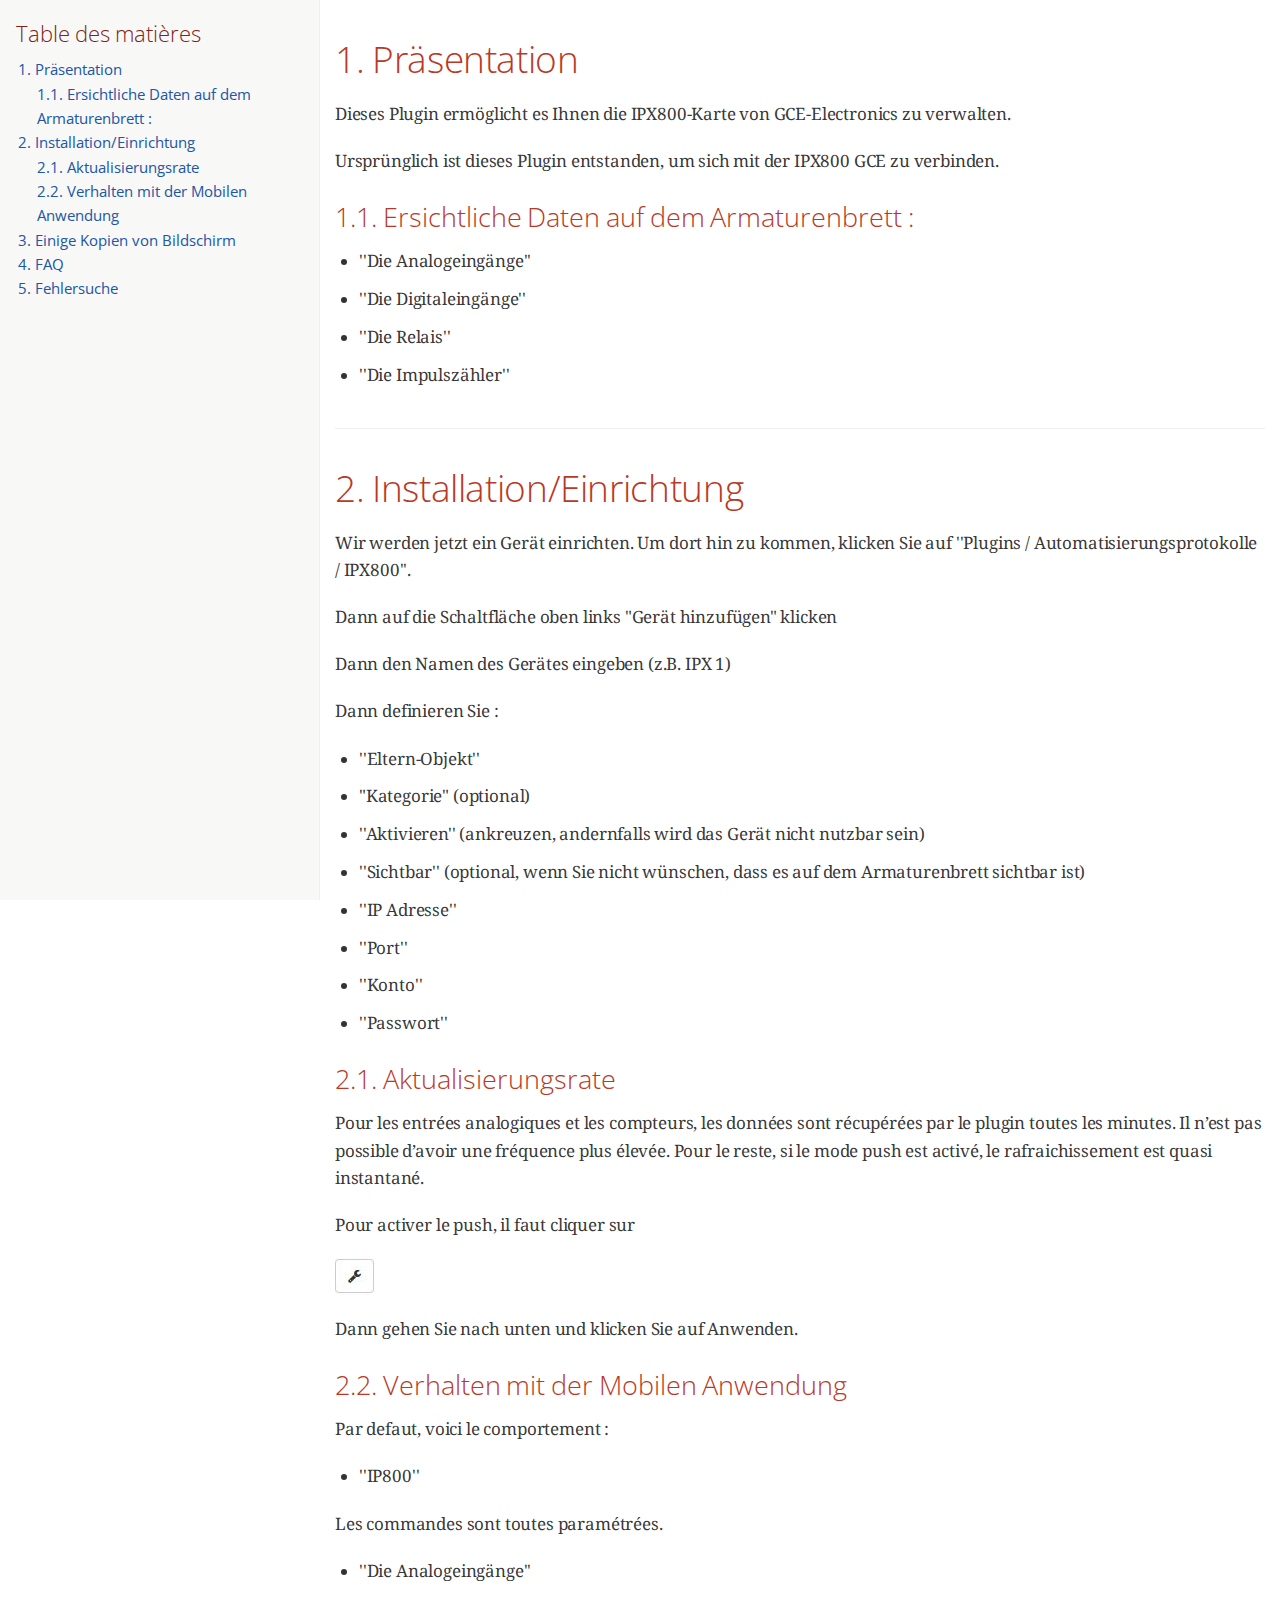
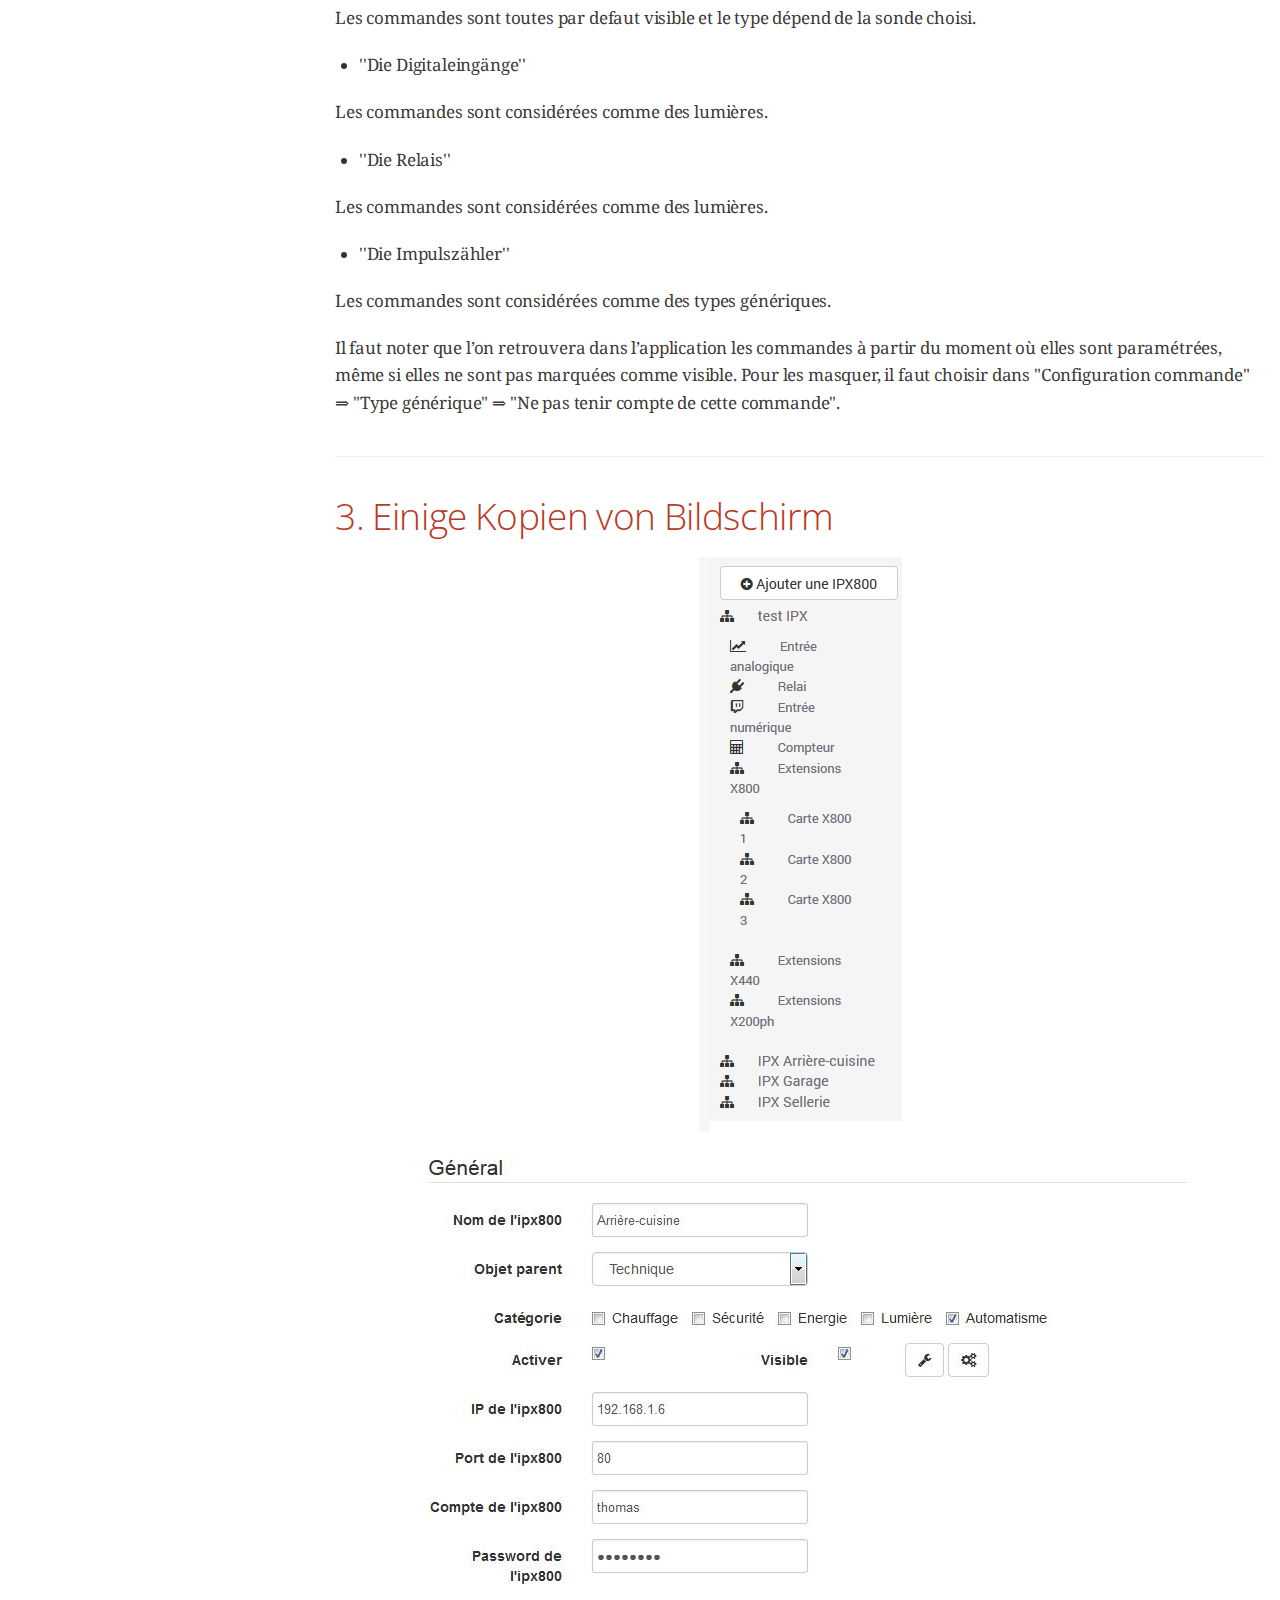
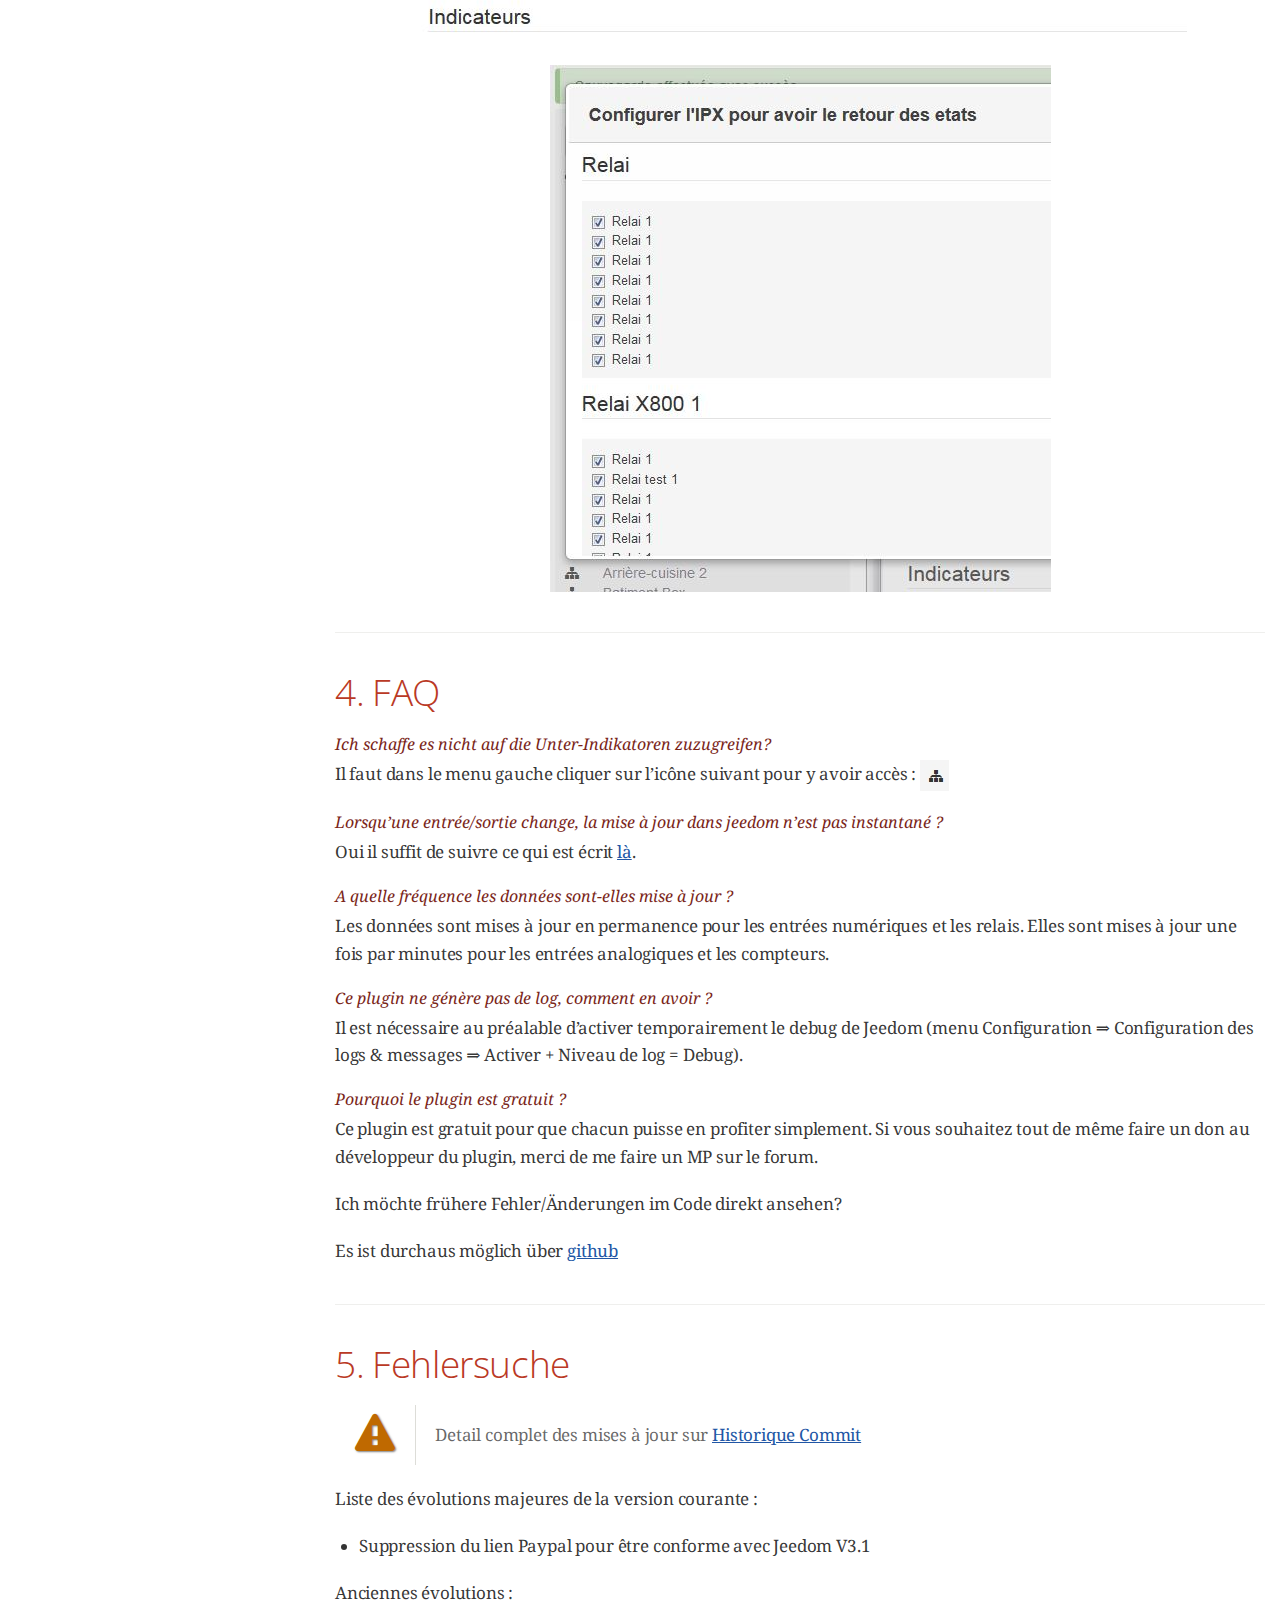
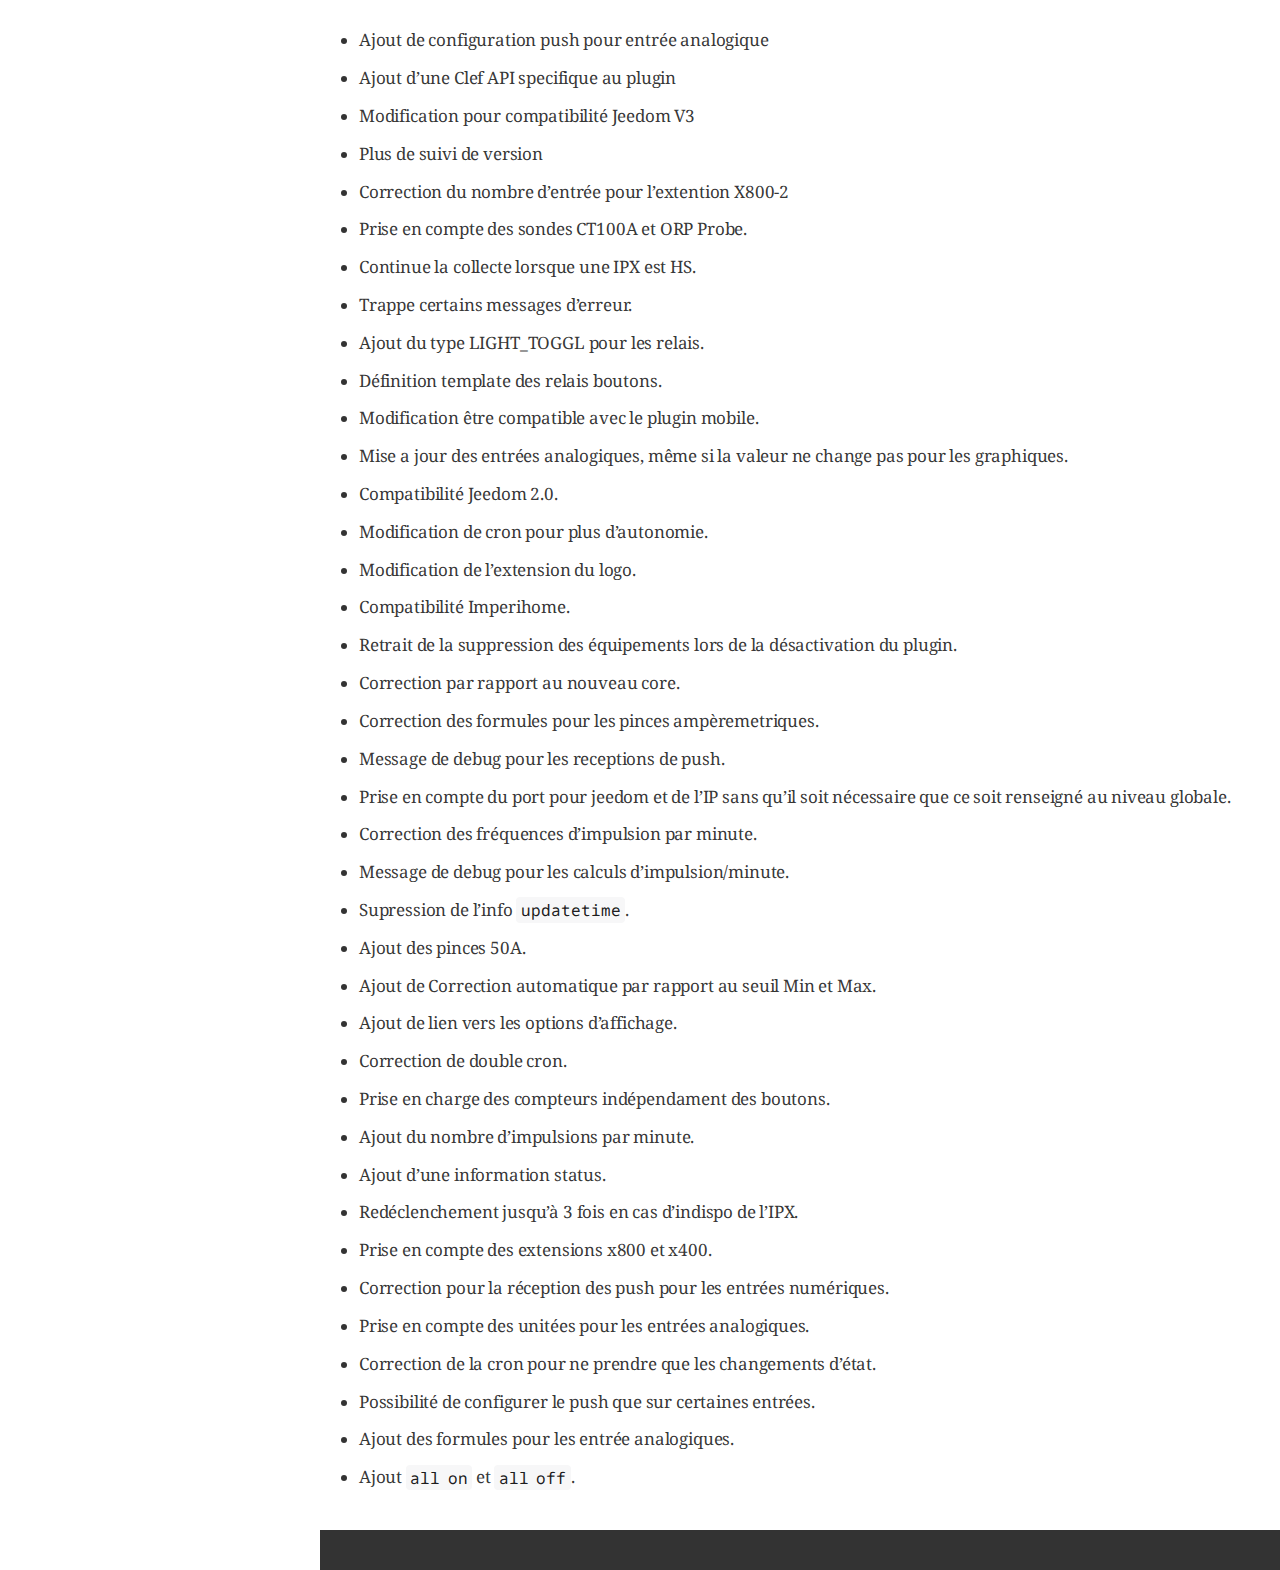
<file: plugins/ipx800/de_DE/index.html>
<!DOCTYPE html>
<html lang="en">
<head>
<meta charset="UTF-8">
<!--[if IE]><meta http-equiv="X-UA-Compatible" content="IE=edge"><![endif]-->
<meta name="viewport" content="width=device-width, initial-scale=1.0">
<meta name="generator" content="Asciidoctor 1.5.3.dev">
<title>Präsentation</title>
<link rel="stylesheet" href="https://fonts.googleapis.com/css?family=Open+Sans:300,300italic,400,400italic,600,600italic%7CNoto+Serif:400,400italic,700,700italic%7CDroid+Sans+Mono:400,700">
<style>
/* Asciidoctor default stylesheet | MIT License | http://asciidoctor.org */
/* Remove the comments around the @import statement below when using this as a custom stylesheet */
/*@import "https://fonts.googleapis.com/css?family=Open+Sans:300,300italic,400,400italic,600,600italic%7CNoto+Serif:400,400italic,700,700italic%7CDroid+Sans+Mono:400,700";*/
article,aside,details,figcaption,figure,footer,header,hgroup,main,nav,section,summary{display:block}
audio,canvas,video{display:inline-block}
audio:not([controls]){display:none;height:0}
[hidden],template{display:none}
script{display:none!important}
html{font-family:sans-serif;-ms-text-size-adjust:100%;-webkit-text-size-adjust:100%}
body{margin:0}
a{background:transparent}
a:focus{outline:thin dotted}
a:active,a:hover{outline:0}
h1{font-size:2em;margin:.67em 0}
abbr[title]{border-bottom:1px dotted}
b,strong{font-weight:bold}
dfn{font-style:italic}
hr{-moz-box-sizing:content-box;box-sizing:content-box;height:0}
mark{background:#ff0;color:#000}
code,kbd,pre,samp{font-family:monospace;font-size:1em}
pre{white-space:pre-wrap}
q{quotes:"\201C" "\201D" "\2018" "\2019"}
small{font-size:80%}
sub,sup{font-size:75%;line-height:0;position:relative;vertical-align:baseline}
sup{top:-.5em}
sub{bottom:-.25em}
img{border:0}
svg:not(:root){overflow:hidden}
figure{margin:0}
fieldset{border:1px solid silver;margin:0 2px;padding:.35em .625em .75em}
legend{border:0;padding:0}
button,input,select,textarea{font-family:inherit;font-size:100%;margin:0}
button,input{line-height:normal}
button,select{text-transform:none}
button,html input[type="button"],input[type="reset"],input[type="submit"]{-webkit-appearance:button;cursor:pointer}
button[disabled],html input[disabled]{cursor:default}
input[type="checkbox"],input[type="radio"]{box-sizing:border-box;padding:0}
input[type="search"]{-webkit-appearance:textfield;-moz-box-sizing:content-box;-webkit-box-sizing:content-box;box-sizing:content-box}
input[type="search"]::-webkit-search-cancel-button,input[type="search"]::-webkit-search-decoration{-webkit-appearance:none}
button::-moz-focus-inner,input::-moz-focus-inner{border:0;padding:0}
textarea{overflow:auto;vertical-align:top}
table{border-collapse:collapse;border-spacing:0}
*,*:before,*:after{-moz-box-sizing:border-box;-webkit-box-sizing:border-box;box-sizing:border-box}
html,body{font-size:100%}
body{background:#fff;color:rgba(0,0,0,.8);padding:0;margin:0;font-family:"Noto Serif","DejaVu Serif",serif;font-weight:400;font-style:normal;line-height:1;position:relative;cursor:auto}
a:hover{cursor:pointer}
img,object,embed{max-width:100%;height:auto}
object,embed{height:100%}
img{-ms-interpolation-mode:bicubic}
#map_canvas img,#map_canvas embed,#map_canvas object,.map_canvas img,.map_canvas embed,.map_canvas object{max-width:none!important}
.left{float:left!important}
.right{float:right!important}
.text-left{text-align:left!important}
.text-right{text-align:right!important}
.text-center{text-align:center!important}
.text-justify{text-align:justify!important}
.hide{display:none}
.antialiased,body{-webkit-font-smoothing:antialiased}
img{display:inline-block;vertical-align:middle}
textarea{height:auto;min-height:50px}
select{width:100%}
p.lead,.paragraph.lead>p,#preamble>.sectionbody>.paragraph:first-of-type p{font-size:1.21875em;line-height:1.6}
.subheader,.admonitionblock td.content>.title,.audioblock>.title,.exampleblock>.title,.imageblock>.title,.listingblock>.title,.literalblock>.title,.stemblock>.title,.openblock>.title,.paragraph>.title,.quoteblock>.title,table.tableblock>.title,.verseblock>.title,.videoblock>.title,.dlist>.title,.olist>.title,.ulist>.title,.qlist>.title,.hdlist>.title{line-height:1.45;color:#7a2518;font-weight:400;margin-top:0;margin-bottom:.25em}
div,dl,dt,dd,ul,ol,li,h1,h2,h3,#toctitle,.sidebarblock>.content>.title,h4,h5,h6,pre,form,p,blockquote,th,td{margin:0;padding:0;direction:ltr}
a{color:#2156a5;text-decoration:underline;line-height:inherit}
a:hover,a:focus{color:#1d4b8f}
a img{border:none}
p{font-family:inherit;font-weight:400;font-size:1em;line-height:1.6;margin-bottom:1.25em;text-rendering:optimizeLegibility}
p aside{font-size:.875em;line-height:1.35;font-style:italic}
h1,h2,h3,#toctitle,.sidebarblock>.content>.title,h4,h5,h6{font-family:"Open Sans","DejaVu Sans",sans-serif;font-weight:300;font-style:normal;color:#ba3925;text-rendering:optimizeLegibility;margin-top:1em;margin-bottom:.5em;line-height:1.0125em}
h1 small,h2 small,h3 small,#toctitle small,.sidebarblock>.content>.title small,h4 small,h5 small,h6 small{font-size:60%;color:#e99b8f;line-height:0}
h1{font-size:2.125em}
h2{font-size:1.6875em}
h3,#toctitle,.sidebarblock>.content>.title{font-size:1.375em}
h4,h5{font-size:1.125em}
h6{font-size:1em}
hr{border:solid #ddddd8;border-width:1px 0 0;clear:both;margin:1.25em 0 1.1875em;height:0}
em,i{font-style:italic;line-height:inherit}
strong,b{font-weight:bold;line-height:inherit}
small{font-size:60%;line-height:inherit}
code{font-family:"Droid Sans Mono","DejaVu Sans Mono",monospace;font-weight:400;color:rgba(0,0,0,.9)}
ul,ol,dl{font-size:1em;line-height:1.6;margin-bottom:1.25em;list-style-position:outside;font-family:inherit}
ul,ol,ul.no-bullet,ol.no-bullet{margin-left:1.5em}
ul li ul,ul li ol{margin-left:1.25em;margin-bottom:0;font-size:1em}
ul.square li ul,ul.circle li ul,ul.disc li ul{list-style:inherit}
ul.square{list-style-type:square}
ul.circle{list-style-type:circle}
ul.disc{list-style-type:disc}
ul.no-bullet{list-style:none}
ol li ul,ol li ol{margin-left:1.25em;margin-bottom:0}
dl dt{margin-bottom:.3125em;font-weight:bold}
dl dd{margin-bottom:1.25em}
abbr,acronym{text-transform:uppercase;font-size:90%;color:rgba(0,0,0,.8);border-bottom:1px dotted #ddd;cursor:help}
abbr{text-transform:none}
blockquote{margin:0 0 1.25em;padding:.5625em 1.25em 0 1.1875em;border-left:1px solid #ddd}
blockquote cite{display:block;font-size:.9375em;color:rgba(0,0,0,.6)}
blockquote cite:before{content:"\2014 \0020"}
blockquote cite a,blockquote cite a:visited{color:rgba(0,0,0,.6)}
blockquote,blockquote p{line-height:1.6;color:rgba(0,0,0,.85)}
@media only screen and (min-width:768px){h1,h2,h3,#toctitle,.sidebarblock>.content>.title,h4,h5,h6{line-height:1.2}
h1{font-size:2.75em}
h2{font-size:2.3125em}
h3,#toctitle,.sidebarblock>.content>.title{font-size:1.6875em}
h4{font-size:1.4375em}}table{background:#fff;margin-bottom:1.25em;border:solid 1px #dedede}
table thead,table tfoot{background:#f7f8f7;font-weight:bold}
table thead tr th,table thead tr td,table tfoot tr th,table tfoot tr td{padding:.5em .625em .625em;font-size:inherit;color:rgba(0,0,0,.8);text-align:left}
table tr th,table tr td{padding:.5625em .625em;font-size:inherit;color:rgba(0,0,0,.8)}
table tr.even,table tr.alt,table tr:nth-of-type(even){background:#f8f8f7}
table thead tr th,table tfoot tr th,table tbody tr td,table tr td,table tfoot tr td{display:table-cell;line-height:1.6}
h1,h2,h3,#toctitle,.sidebarblock>.content>.title,h4,h5,h6{line-height:1.2;word-spacing:-.05em}
h1 strong,h2 strong,h3 strong,#toctitle strong,.sidebarblock>.content>.title strong,h4 strong,h5 strong,h6 strong{font-weight:400}
.clearfix:before,.clearfix:after,.float-group:before,.float-group:after{content:" ";display:table}
.clearfix:after,.float-group:after{clear:both}
*:not(pre)>code{font-size:.9375em;font-style:normal!important;letter-spacing:0;padding:.1em .5ex;word-spacing:-.15em;background-color:#f7f7f8;-webkit-border-radius:4px;border-radius:4px;line-height:1.45;text-rendering:optimizeSpeed}
pre,pre>code{line-height:1.45;color:rgba(0,0,0,.9);font-family:"Droid Sans Mono","DejaVu Sans Mono",monospace;font-weight:400;text-rendering:optimizeSpeed}
.keyseq{color:rgba(51,51,51,.8)}
kbd{display:inline-block;color:rgba(0,0,0,.8);font-size:.75em;line-height:1.4;background-color:#f7f7f7;border:1px solid #ccc;-webkit-border-radius:3px;border-radius:3px;-webkit-box-shadow:0 1px 0 rgba(0,0,0,.2),0 0 0 .1em white inset;box-shadow:0 1px 0 rgba(0,0,0,.2),0 0 0 .1em #fff inset;margin:-.15em .15em 0 .15em;padding:.2em .6em .2em .5em;vertical-align:middle;white-space:nowrap}
.keyseq kbd:first-child{margin-left:0}
.keyseq kbd:last-child{margin-right:0}
.menuseq,.menu{color:rgba(0,0,0,.8)}
b.button:before,b.button:after{position:relative;top:-1px;font-weight:400}
b.button:before{content:"[";padding:0 3px 0 2px}
b.button:after{content:"]";padding:0 2px 0 3px}
p a>code:hover{color:rgba(0,0,0,.9)}
#header,#content,#footnotes,#footer{width:100%;margin-left:auto;margin-right:auto;margin-top:0;margin-bottom:0;max-width:62.5em;*zoom:1;position:relative;padding-left:.9375em;padding-right:.9375em}
#header:before,#header:after,#content:before,#content:after,#footnotes:before,#footnotes:after,#footer:before,#footer:after{content:" ";display:table}
#header:after,#content:after,#footnotes:after,#footer:after{clear:both}
#content{margin-top:1.25em}
#content:before{content:none}
#header>h1:first-child{color:rgba(0,0,0,.85);margin-top:2.25rem;margin-bottom:0}
#header>h1:first-child+#toc{margin-top:8px;border-top:1px solid #ddddd8}
#header>h1:only-child,body.toc2 #header>h1:nth-last-child(2){border-bottom:1px solid #ddddd8;padding-bottom:8px}
#header .details{border-bottom:1px solid #ddddd8;line-height:1.45;padding-top:.25em;padding-bottom:.25em;padding-left:.25em;color:rgba(0,0,0,.6);display:-ms-flexbox;display:-webkit-flex;display:flex;-ms-flex-flow:row wrap;-webkit-flex-flow:row wrap;flex-flow:row wrap}
#header .details span:first-child{margin-left:-.125em}
#header .details span.email a{color:rgba(0,0,0,.85)}
#header .details br{display:none}
#header .details br+span:before{content:"\00a0\2013\00a0"}
#header .details br+span.author:before{content:"\00a0\22c5\00a0";color:rgba(0,0,0,.85)}
#header .details br+span#revremark:before{content:"\00a0|\00a0"}
#header #revnumber{text-transform:capitalize}
#header #revnumber:after{content:"\00a0"}
#content>h1:first-child:not([class]){color:rgba(0,0,0,.85);border-bottom:1px solid #ddddd8;padding-bottom:8px;margin-top:0;padding-top:1rem;margin-bottom:1.25rem}
#toc{border-bottom:1px solid #efefed;padding-bottom:.5em}
#toc>ul{margin-left:.125em}
#toc ul.sectlevel0>li>a{font-style:italic}
#toc ul.sectlevel0 ul.sectlevel1{margin:.5em 0}
#toc ul{font-family:"Open Sans","DejaVu Sans",sans-serif;list-style-type:none}
#toc a{text-decoration:none}
#toc a:active{text-decoration:underline}
#toctitle{color:#7a2518;font-size:1.2em}
@media only screen and (min-width:768px){#toctitle{font-size:1.375em}
body.toc2{padding-left:15em;padding-right:0}
#toc.toc2{margin-top:0!important;background-color:#f8f8f7;position:fixed;width:15em;left:0;top:0;border-right:1px solid #efefed;border-top-width:0!important;border-bottom-width:0!important;z-index:1000;padding:1.25em 1em;height:100%;overflow:auto}
#toc.toc2 #toctitle{margin-top:0;font-size:1.2em}
#toc.toc2>ul{font-size:.9em;margin-bottom:0}
#toc.toc2 ul ul{margin-left:0;padding-left:1em}
#toc.toc2 ul.sectlevel0 ul.sectlevel1{padding-left:0;margin-top:.5em;margin-bottom:.5em}
body.toc2.toc-right{padding-left:0;padding-right:15em}
body.toc2.toc-right #toc.toc2{border-right-width:0;border-left:1px solid #efefed;left:auto;right:0}}@media only screen and (min-width:1280px){body.toc2{padding-left:20em;padding-right:0}
#toc.toc2{width:20em}
#toc.toc2 #toctitle{font-size:1.375em}
#toc.toc2>ul{font-size:.95em}
#toc.toc2 ul ul{padding-left:1.25em}
body.toc2.toc-right{padding-left:0;padding-right:20em}}#content #toc{border-style:solid;border-width:1px;border-color:#e0e0dc;margin-bottom:1.25em;padding:1.25em;background:#f8f8f7;-webkit-border-radius:4px;border-radius:4px}
#content #toc>:first-child{margin-top:0}
#content #toc>:last-child{margin-bottom:0}
#footer{max-width:100%;background-color:rgba(0,0,0,.8);padding:1.25em}
#footer-text{color:rgba(255,255,255,.8);line-height:1.44}
.sect1{padding-bottom:.625em}
@media only screen and (min-width:768px){.sect1{padding-bottom:1.25em}}.sect1+.sect1{border-top:1px solid #efefed}
#content h1>a.anchor,h2>a.anchor,h3>a.anchor,#toctitle>a.anchor,.sidebarblock>.content>.title>a.anchor,h4>a.anchor,h5>a.anchor,h6>a.anchor{position:absolute;z-index:1001;width:1.5ex;margin-left:-1.5ex;display:block;text-decoration:none!important;visibility:hidden;text-align:center;font-weight:400}
#content h1>a.anchor:before,h2>a.anchor:before,h3>a.anchor:before,#toctitle>a.anchor:before,.sidebarblock>.content>.title>a.anchor:before,h4>a.anchor:before,h5>a.anchor:before,h6>a.anchor:before{content:"\00A7";font-size:.85em;display:block;padding-top:.1em}
#content h1:hover>a.anchor,#content h1>a.anchor:hover,h2:hover>a.anchor,h2>a.anchor:hover,h3:hover>a.anchor,#toctitle:hover>a.anchor,.sidebarblock>.content>.title:hover>a.anchor,h3>a.anchor:hover,#toctitle>a.anchor:hover,.sidebarblock>.content>.title>a.anchor:hover,h4:hover>a.anchor,h4>a.anchor:hover,h5:hover>a.anchor,h5>a.anchor:hover,h6:hover>a.anchor,h6>a.anchor:hover{visibility:visible}
#content h1>a.link,h2>a.link,h3>a.link,#toctitle>a.link,.sidebarblock>.content>.title>a.link,h4>a.link,h5>a.link,h6>a.link{color:#ba3925;text-decoration:none}
#content h1>a.link:hover,h2>a.link:hover,h3>a.link:hover,#toctitle>a.link:hover,.sidebarblock>.content>.title>a.link:hover,h4>a.link:hover,h5>a.link:hover,h6>a.link:hover{color:#a53221}
.audioblock,.imageblock,.literalblock,.listingblock,.stemblock,.videoblock{margin-bottom:1.25em}
.admonitionblock td.content>.title,.audioblock>.title,.exampleblock>.title,.imageblock>.title,.listingblock>.title,.literalblock>.title,.stemblock>.title,.openblock>.title,.paragraph>.title,.quoteblock>.title,table.tableblock>.title,.verseblock>.title,.videoblock>.title,.dlist>.title,.olist>.title,.ulist>.title,.qlist>.title,.hdlist>.title{text-rendering:optimizeLegibility;text-align:left;font-family:"Noto Serif","DejaVu Serif",serif;font-size:1rem;font-style:italic}
table.tableblock>caption.title{white-space:nowrap;overflow:visible;max-width:0}
.paragraph.lead>p,#preamble>.sectionbody>.paragraph:first-of-type p{color:rgba(0,0,0,.85)}
table.tableblock #preamble>.sectionbody>.paragraph:first-of-type p{font-size:inherit}
.admonitionblock>table{border-collapse:separate;border:0;background:none;width:100%}
.admonitionblock>table td.icon{text-align:center;width:80px}
.admonitionblock>table td.icon img{max-width:none}
.admonitionblock>table td.icon .title{font-weight:bold;font-family:"Open Sans","DejaVu Sans",sans-serif;text-transform:uppercase}
.admonitionblock>table td.content{padding-left:1.125em;padding-right:1.25em;border-left:1px solid #ddddd8;color:rgba(0,0,0,.6)}
.admonitionblock>table td.content>:last-child>:last-child{margin-bottom:0}
.exampleblock>.content{border-style:solid;border-width:1px;border-color:#e6e6e6;margin-bottom:1.25em;padding:1.25em;background:#fff;-webkit-border-radius:4px;border-radius:4px}
.exampleblock>.content>:first-child{margin-top:0}
.exampleblock>.content>:last-child{margin-bottom:0}
.sidebarblock{border-style:solid;border-width:1px;border-color:#e0e0dc;margin-bottom:1.25em;padding:1.25em;background:#f8f8f7;-webkit-border-radius:4px;border-radius:4px}
.sidebarblock>:first-child{margin-top:0}
.sidebarblock>:last-child{margin-bottom:0}
.sidebarblock>.content>.title{color:#7a2518;margin-top:0;text-align:center}
.exampleblock>.content>:last-child>:last-child,.exampleblock>.content .olist>ol>li:last-child>:last-child,.exampleblock>.content .ulist>ul>li:last-child>:last-child,.exampleblock>.content .qlist>ol>li:last-child>:last-child,.sidebarblock>.content>:last-child>:last-child,.sidebarblock>.content .olist>ol>li:last-child>:last-child,.sidebarblock>.content .ulist>ul>li:last-child>:last-child,.sidebarblock>.content .qlist>ol>li:last-child>:last-child{margin-bottom:0}
.literalblock pre,.listingblock pre:not(.highlight),.listingblock pre[class="highlight"],.listingblock pre[class^="highlight "],.listingblock pre.CodeRay,.listingblock pre.prettyprint{background:#f7f7f8}
.sidebarblock .literalblock pre,.sidebarblock .listingblock pre:not(.highlight),.sidebarblock .listingblock pre[class="highlight"],.sidebarblock .listingblock pre[class^="highlight "],.sidebarblock .listingblock pre.CodeRay,.sidebarblock .listingblock pre.prettyprint{background:#f2f1f1}
.literalblock pre,.literalblock pre[class],.listingblock pre,.listingblock pre[class]{-webkit-border-radius:4px;border-radius:4px;word-wrap:break-word;padding:1em;font-size:.8125em}
.literalblock pre.nowrap,.literalblock pre[class].nowrap,.listingblock pre.nowrap,.listingblock pre[class].nowrap{overflow-x:auto;white-space:pre;word-wrap:normal}
@media only screen and (min-width:768px){.literalblock pre,.literalblock pre[class],.listingblock pre,.listingblock pre[class]{font-size:.90625em}}@media only screen and (min-width:1280px){.literalblock pre,.literalblock pre[class],.listingblock pre,.listingblock pre[class]{font-size:1em}}.literalblock.output pre{color:#f7f7f8;background-color:rgba(0,0,0,.9)}
.listingblock pre.highlightjs{padding:0}
.listingblock pre.highlightjs>code{padding:1em;-webkit-border-radius:4px;border-radius:4px}
.listingblock pre.prettyprint{border-width:0}
.listingblock>.content{position:relative}
.listingblock code[data-lang]:before{display:none;content:attr(data-lang);position:absolute;font-size:.75em;top:.425rem;right:.5rem;line-height:1;text-transform:uppercase;color:#999}
.listingblock:hover code[data-lang]:before{display:block}
.listingblock.terminal pre .command:before{content:attr(data-prompt);padding-right:.5em;color:#999}
.listingblock.terminal pre .command:not([data-prompt]):before{content:"$"}
table.pyhltable{border-collapse:separate;border:0;margin-bottom:0;background:none}
table.pyhltable td{vertical-align:top;padding-top:0;padding-bottom:0}
table.pyhltable td.code{padding-left:.75em;padding-right:0}
pre.pygments .lineno,table.pyhltable td:not(.code){color:#999;padding-left:0;padding-right:.5em;border-right:1px solid #ddddd8}
pre.pygments .lineno{display:inline-block;margin-right:.25em}
table.pyhltable .linenodiv{background:none!important;padding-right:0!important}
.quoteblock{margin:0 1em 1.25em 1.5em;display:table}
.quoteblock>.title{margin-left:-1.5em;margin-bottom:.75em}
.quoteblock blockquote,.quoteblock blockquote p{color:rgba(0,0,0,.85);font-size:1.15rem;line-height:1.75;word-spacing:.1em;letter-spacing:0;font-style:italic;text-align:justify}
.quoteblock blockquote{margin:0;padding:0;border:0}
.quoteblock blockquote:before{content:"\201c";float:left;font-size:2.75em;font-weight:bold;line-height:.6em;margin-left:-.6em;color:#7a2518;text-shadow:0 1px 2px rgba(0,0,0,.1)}
.quoteblock blockquote>.paragraph:last-child p{margin-bottom:0}
.quoteblock .attribution{margin-top:.5em;margin-right:.5ex;text-align:right}
.quoteblock .quoteblock{margin-left:0;margin-right:0;padding:.5em 0;border-left:3px solid rgba(0,0,0,.6)}
.quoteblock .quoteblock blockquote{padding:0 0 0 .75em}
.quoteblock .quoteblock blockquote:before{display:none}
.verseblock{margin:0 1em 1.25em 1em}
.verseblock pre{font-family:"Open Sans","DejaVu Sans",sans;font-size:1.15rem;color:rgba(0,0,0,.85);font-weight:300;text-rendering:optimizeLegibility}
.verseblock pre strong{font-weight:400}
.verseblock .attribution{margin-top:1.25rem;margin-left:.5ex}
.quoteblock .attribution,.verseblock .attribution{font-size:.9375em;line-height:1.45;font-style:italic}
.quoteblock .attribution br,.verseblock .attribution br{display:none}
.quoteblock .attribution cite,.verseblock .attribution cite{display:block;letter-spacing:-.05em;color:rgba(0,0,0,.6)}
.quoteblock.abstract{margin:0 0 1.25em 0;display:block}
.quoteblock.abstract blockquote,.quoteblock.abstract blockquote p{text-align:left;word-spacing:0}
.quoteblock.abstract blockquote:before,.quoteblock.abstract blockquote p:first-of-type:before{display:none}
table.tableblock{max-width:100%;border-collapse:separate}
table.tableblock td>.paragraph:last-child p>p:last-child,table.tableblock th>p:last-child,table.tableblock td>p:last-child{margin-bottom:0}
table.spread{width:100%}
table.tableblock,th.tableblock,td.tableblock{border:0 solid #dedede}
table.grid-all th.tableblock,table.grid-all td.tableblock{border-width:0 1px 1px 0}
table.grid-all tfoot>tr>th.tableblock,table.grid-all tfoot>tr>td.tableblock{border-width:1px 1px 0 0}
table.grid-cols th.tableblock,table.grid-cols td.tableblock{border-width:0 1px 0 0}
table.grid-all *>tr>.tableblock:last-child,table.grid-cols *>tr>.tableblock:last-child{border-right-width:0}
table.grid-rows th.tableblock,table.grid-rows td.tableblock{border-width:0 0 1px 0}
table.grid-all tbody>tr:last-child>th.tableblock,table.grid-all tbody>tr:last-child>td.tableblock,table.grid-all thead:last-child>tr>th.tableblock,table.grid-rows tbody>tr:last-child>th.tableblock,table.grid-rows tbody>tr:last-child>td.tableblock,table.grid-rows thead:last-child>tr>th.tableblock{border-bottom-width:0}
table.grid-rows tfoot>tr>th.tableblock,table.grid-rows tfoot>tr>td.tableblock{border-width:1px 0 0 0}
table.frame-all{border-width:1px}
table.frame-sides{border-width:0 1px}
table.frame-topbot{border-width:1px 0}
th.halign-left,td.halign-left{text-align:left}
th.halign-right,td.halign-right{text-align:right}
th.halign-center,td.halign-center{text-align:center}
th.valign-top,td.valign-top{vertical-align:top}
th.valign-bottom,td.valign-bottom{vertical-align:bottom}
th.valign-middle,td.valign-middle{vertical-align:middle}
table thead th,table tfoot th{font-weight:bold}
tbody tr th{display:table-cell;line-height:1.6;background:#f7f8f7}
tbody tr th,tbody tr th p,tfoot tr th,tfoot tr th p{color:rgba(0,0,0,.8);font-weight:bold}
p.tableblock>code:only-child{background:none;padding:0}
p.tableblock{font-size:1em}
td>div.verse{white-space:pre}
ol{margin-left:1.75em}
ul li ol{margin-left:1.5em}
dl dd{margin-left:1.125em}
dl dd:last-child,dl dd:last-child>:last-child{margin-bottom:0}
ol>li p,ul>li p,ul dd,ol dd,.olist .olist,.ulist .ulist,.ulist .olist,.olist .ulist{margin-bottom:.625em}
ul.unstyled,ol.unnumbered,ul.checklist,ul.none{list-style-type:none}
ul.unstyled,ol.unnumbered,ul.checklist{margin-left:.625em}
ul.checklist li>p:first-child>.fa-square-o:first-child,ul.checklist li>p:first-child>.fa-check-square-o:first-child{width:1em;font-size:.85em}
ul.checklist li>p:first-child>input[type="checkbox"]:first-child{width:1em;position:relative;top:1px}
ul.inline{margin:0 auto .625em auto;margin-left:-1.375em;margin-right:0;padding:0;list-style:none;overflow:hidden}
ul.inline>li{list-style:none;float:left;margin-left:1.375em;display:block}
ul.inline>li>*{display:block}
.unstyled dl dt{font-weight:400;font-style:normal}
ol.arabic{list-style-type:decimal}
ol.decimal{list-style-type:decimal-leading-zero}
ol.loweralpha{list-style-type:lower-alpha}
ol.upperalpha{list-style-type:upper-alpha}
ol.lowerroman{list-style-type:lower-roman}
ol.upperroman{list-style-type:upper-roman}
ol.lowergreek{list-style-type:lower-greek}
.hdlist>table,.colist>table{border:0;background:none}
.hdlist>table>tbody>tr,.colist>table>tbody>tr{background:none}
td.hdlist1{padding-right:.75em;font-weight:bold}
td.hdlist1,td.hdlist2{vertical-align:top}
.literalblock+.colist,.listingblock+.colist{margin-top:-.5em}
.colist>table tr>td:first-of-type{padding:0 .75em;line-height:1}
.colist>table tr>td:last-of-type{padding:.25em 0}
.thumb,.th{line-height:0;display:inline-block;border:solid 4px #fff;-webkit-box-shadow:0 0 0 1px #ddd;box-shadow:0 0 0 1px #ddd}
.imageblock.left,.imageblock[style*="float: left"]{margin:.25em .625em 1.25em 0}
.imageblock.right,.imageblock[style*="float: right"]{margin:.25em 0 1.25em .625em}
.imageblock>.title{margin-bottom:0}
.imageblock.thumb,.imageblock.th{border-width:6px}
.imageblock.thumb>.title,.imageblock.th>.title{padding:0 .125em}
.image.left,.image.right{margin-top:.25em;margin-bottom:.25em;display:inline-block;line-height:0}
.image.left{margin-right:.625em}
.image.right{margin-left:.625em}
a.image{text-decoration:none}
span.footnote,span.footnoteref{vertical-align:super;font-size:.875em}
span.footnote a,span.footnoteref a{text-decoration:none}
span.footnote a:active,span.footnoteref a:active{text-decoration:underline}
#footnotes{padding-top:.75em;padding-bottom:.75em;margin-bottom:.625em}
#footnotes hr{width:20%;min-width:6.25em;margin:-.25em 0 .75em 0;border-width:1px 0 0 0}
#footnotes .footnote{padding:0 .375em;line-height:1.3;font-size:.875em;margin-left:1.2em;text-indent:-1.2em;margin-bottom:.2em}
#footnotes .footnote a:first-of-type{font-weight:bold;text-decoration:none}
#footnotes .footnote:last-of-type{margin-bottom:0}
#content #footnotes{margin-top:-.625em;margin-bottom:0;padding:.75em 0}
.gist .file-data>table{border:0;background:#fff;width:100%;margin-bottom:0}
.gist .file-data>table td.line-data{width:99%}
div.unbreakable{page-break-inside:avoid}
.big{font-size:larger}
.small{font-size:smaller}
.underline{text-decoration:underline}
.overline{text-decoration:overline}
.line-through{text-decoration:line-through}
.aqua{color:#00bfbf}
.aqua-background{background-color:#00fafa}
.black{color:#000}
.black-background{background-color:#000}
.blue{color:#0000bf}
.blue-background{background-color:#0000fa}
.fuchsia{color:#bf00bf}
.fuchsia-background{background-color:#fa00fa}
.gray{color:#606060}
.gray-background{background-color:#7d7d7d}
.green{color:#006000}
.green-background{background-color:#007d00}
.lime{color:#00bf00}
.lime-background{background-color:#00fa00}
.maroon{color:#600000}
.maroon-background{background-color:#7d0000}
.navy{color:#000060}
.navy-background{background-color:#00007d}
.olive{color:#606000}
.olive-background{background-color:#7d7d00}
.purple{color:#600060}
.purple-background{background-color:#7d007d}
.red{color:#bf0000}
.red-background{background-color:#fa0000}
.silver{color:#909090}
.silver-background{background-color:#bcbcbc}
.teal{color:#006060}
.teal-background{background-color:#007d7d}
.white{color:#bfbfbf}
.white-background{background-color:#fafafa}
.yellow{color:#bfbf00}
.yellow-background{background-color:#fafa00}
span.icon>.fa{cursor:default}
.admonitionblock td.icon [class^="fa icon-"]{font-size:2.5em;text-shadow:1px 1px 2px rgba(0,0,0,.5);cursor:default}
.admonitionblock td.icon .icon-note:before{content:"\f05a";color:#19407c}
.admonitionblock td.icon .icon-tip:before{content:"\f0eb";text-shadow:1px 1px 2px rgba(155,155,0,.8);color:#111}
.admonitionblock td.icon .icon-warning:before{content:"\f071";color:#bf6900}
.admonitionblock td.icon .icon-caution:before{content:"\f06d";color:#bf3400}
.admonitionblock td.icon .icon-important:before{content:"\f06a";color:#bf0000}
.conum[data-value]{display:inline-block;color:#fff!important;background-color:rgba(0,0,0,.8);-webkit-border-radius:100px;border-radius:100px;text-align:center;font-size:.75em;width:1.67em;height:1.67em;line-height:1.67em;font-family:"Open Sans","DejaVu Sans",sans-serif;font-style:normal;font-weight:bold}
.conum[data-value] *{color:#fff!important}
.conum[data-value]+b{display:none}
.conum[data-value]:after{content:attr(data-value)}
pre .conum[data-value]{position:relative;top:-.125em}
b.conum *{color:inherit!important}
.conum:not([data-value]):empty{display:none}
h1,h2{letter-spacing:-.01em}
dt,th.tableblock,td.content{text-rendering:optimizeLegibility}
p,td.content{letter-spacing:-.01em}
p strong,td.content strong{letter-spacing:-.005em}
p,blockquote,dt,td.content{font-size:1.0625rem}
p{margin-bottom:1.25rem}
.sidebarblock p,.sidebarblock dt,.sidebarblock td.content,p.tableblock{font-size:1em}
.exampleblock>.content{background-color:#fffef7;border-color:#e0e0dc;-webkit-box-shadow:0 1px 4px #e0e0dc;box-shadow:0 1px 4px #e0e0dc}
.print-only{display:none!important}
@media print{@page{margin:1.25cm .75cm}
*{-webkit-box-shadow:none!important;box-shadow:none!important;text-shadow:none!important}
a{color:inherit!important;text-decoration:underline!important}
a.bare,a[href^="#"],a[href^="mailto:"]{text-decoration:none!important}
a[href^="http:"]:not(.bare):after,a[href^="https:"]:not(.bare):after{content:"(" attr(href) ")";display:inline-block;font-size:.875em;padding-left:.25em}
abbr[title]:after{content:" (" attr(title) ")"}
pre,blockquote,tr,img{page-break-inside:avoid}
thead{display:table-header-group}
img{max-width:100%!important}
p,blockquote,dt,td.content{font-size:1em;orphans:3;widows:3}
h2,h3,#toctitle,.sidebarblock>.content>.title{page-break-after:avoid}
#toc,.sidebarblock,.exampleblock>.content{background:none!important}
#toc{border-bottom:1px solid #ddddd8!important;padding-bottom:0!important}
.sect1{padding-bottom:0!important}
.sect1+.sect1{border:0!important}
#header>h1:first-child{margin-top:1.25rem}
body.book #header{text-align:center}
body.book #header>h1:first-child{border:0!important;margin:2.5em 0 1em 0}
body.book #header .details{border:0!important;display:block;padding:0!important}
body.book #header .details span:first-child{margin-left:0!important}
body.book #header .details br{display:block}
body.book #header .details br+span:before{content:none!important}
body.book #toc{border:0!important;text-align:left!important;padding:0!important;margin:0!important}
body.book #toc,body.book #preamble,body.book h1.sect0,body.book .sect1>h2{page-break-before:always}
.listingblock code[data-lang]:before{display:block}
#footer{background:none!important;padding:0 .9375em}
#footer-text{color:rgba(0,0,0,.6)!important;font-size:.9em}
.hide-on-print{display:none!important}
.print-only{display:block!important}
.hide-for-print{display:none!important}
.show-for-print{display:inherit!important}}
</style>
<link rel="stylesheet" href="https://cdnjs.cloudflare.com/ajax/libs/font-awesome/4.3.0/css/font-awesome.min.css">
</head>
<body class="article toc2 toc-left">
<div id="header">
<div id="toc" class="toc2">
<div id="toctitle">Table des matières</div>
<ul class="sectlevel1">
<li><a href="#_präsentation">1. Präsentation</a>
<ul class="sectlevel2">
<li><a href="#_ersichtliche_daten_auf_dem_armaturenbrett">1.1. Ersichtliche Daten auf dem Armaturenbrett :</a></li>
</ul>
</li>
<li><a href="#_installation_einrichtung">2. Installation/Einrichtung</a>
<ul class="sectlevel2">
<li><a href="#_aktualisierungsrate">2.1. Aktualisierungsrate</a></li>
<li><a href="#_verhalten_mit_der_mobilen_anwendung">2.2. Verhalten mit der Mobilen Anwendung</a></li>
</ul>
</li>
<li><a href="#_einige_kopien_von_bildschirm">3. Einige Kopien von Bildschirm</a></li>
<li><a href="#_faq">4. FAQ</a></li>
<li><a href="#_fehlersuche">5. Fehlersuche</a></li>
</ul>
</div>
</div>
<div id="content">
<div class="sect1">
<h2 id="_präsentation">1. Präsentation</h2>
<div class="sectionbody">
<div class="paragraph">
<p>Dieses Plugin ermöglicht es Ihnen die IPX800-Karte von GCE-Electronics zu verwalten.</p>
</div>
<div class="paragraph">
<p>Ursprünglich ist dieses Plugin entstanden, um sich mit der IPX800 GCE zu verbinden.</p>
</div>
<div class="sect2">
<h3 id="_ersichtliche_daten_auf_dem_armaturenbrett">1.1. Ersichtliche Daten auf dem Armaturenbrett :</h3>
<div class="ulist">
<ul>
<li>
<p>''Die Analogeingänge''</p>
</li>
<li>
<p>''Die Digitaleingänge''</p>
</li>
<li>
<p>''Die Relais''</p>
</li>
<li>
<p>''Die Impulszähler''</p>
</li>
</ul>
</div>
</div>
</div>
</div>
<div class="sect1">
<h2 id="_installation_einrichtung">2. Installation/Einrichtung</h2>
<div class="sectionbody">
<div class="paragraph">
<p>Wir werden jetzt ein Gerät einrichten. Um dort hin zu kommen, klicken Sie auf ''Plugins /  Automatisierungsprotokolle / IPX800''.</p>
</div>
<div class="paragraph">
<p>Dann auf die Schaltfläche oben links "Gerät hinzufügen" klicken</p>
</div>
<div class="paragraph">
<p>Dann den Namen des Gerätes eingeben (z.B. IPX 1)</p>
</div>
<div class="paragraph">
<p>Dann definieren Sie :</p>
</div>
<div class="ulist">
<ul>
<li>
<p>''Eltern-Objekt''</p>
</li>
<li>
<p>"Kategorie" (optional)</p>
</li>
<li>
<p>''Aktivieren'' (ankreuzen, andernfalls wird das Gerät nicht nutzbar sein)</p>
</li>
<li>
<p>''Sichtbar'' (optional, wenn Sie nicht wünschen, dass es auf dem Armaturenbrett sichtbar ist)</p>
</li>
<li>
<p>''IP Adresse''</p>
</li>
<li>
<p>''Port''</p>
</li>
<li>
<p>''Konto''</p>
</li>
<li>
<p>''Passwort''</p>
</li>
</ul>
</div>
<div class="sect2">
<h3 id="_aktualisierungsrate">2.1. Aktualisierungsrate</h3>
<div class="paragraph">
<p>Pour les entrées analogiques et les compteurs, les données sont récupérées par le plugin toutes les minutes. Il n&#8217;est pas possible d&#8217;avoir une fréquence plus élevée.
Pour le reste, si le mode push est activé, le rafraichissement est quasi instantané.</p>
</div>
<div class="paragraph">
<p><a id="config_push"></a> Pour activer le push, il faut cliquer sur</p>
</div>
<div class="imageblock">
<div class="content">
<img src="../images/bouton_config_push.jpg" alt="bouton config push">
</div>
</div>
<div class="paragraph">
<p>Dann gehen Sie nach unten und klicken Sie auf Anwenden.</p>
</div>
</div>
<div class="sect2">
<h3 id="_verhalten_mit_der_mobilen_anwendung">2.2. Verhalten mit der Mobilen Anwendung</h3>
<div class="paragraph">
<p>Par defaut, voici le comportement :</p>
</div>
<div class="ulist">
<ul>
<li>
<p>''IP800''</p>
</li>
</ul>
</div>
<div class="paragraph">
<p>Les commandes sont toutes paramétrées.</p>
</div>
<div class="ulist">
<ul>
<li>
<p>''Die Analogeingänge''</p>
</li>
</ul>
</div>
<div class="paragraph">
<p>Les commandes sont toutes par defaut visible et le type dépend de la sonde choisi.</p>
</div>
<div class="ulist">
<ul>
<li>
<p>''Die Digitaleingänge''</p>
</li>
</ul>
</div>
<div class="paragraph">
<p>Les commandes sont considérées comme des lumières.</p>
</div>
<div class="ulist">
<ul>
<li>
<p>''Die Relais''</p>
</li>
</ul>
</div>
<div class="paragraph">
<p>Les commandes sont considérées comme des lumières.</p>
</div>
<div class="ulist">
<ul>
<li>
<p>''Die Impulszähler''</p>
</li>
</ul>
</div>
<div class="paragraph">
<p>Les commandes sont considérées comme des types génériques.</p>
</div>
<div class="paragraph">
<p>Il faut noter que l&#8217;on retrouvera dans l&#8217;application les commandes à partir du moment où elles sont paramétrées, même si elles ne sont pas marquées comme visible. Pour les masquer, il faut choisir dans "Configuration commande" &#8658; "Type générique" &#8658; "Ne pas tenir compte de cette commande".</p>
</div>
</div>
</div>
</div>
<div class="sect1">
<h2 id="_einige_kopien_von_bildschirm">3. Einige Kopien von Bildschirm</h2>
<div class="sectionbody">
<div class="imageblock" style="text-align: center">
<div class="content">
<img src="../images/ipx800_screenshot1.jpg" alt="ipx800 screenshot1">
</div>
</div>
<div class="imageblock" style="text-align: center">
<div class="content">
<img src="../images/ipx800_screenshot2.jpg" alt="ipx800 screenshot2">
</div>
</div>
<div class="imageblock" style="text-align: center">
<div class="content">
<img src="../images/ipx800_screenshot3.jpg" alt="ipx800 screenshot3">
</div>
</div>
</div>
</div>
<div class="sect1">
<h2 id="_faq">4. FAQ</h2>
<div class="sectionbody">
<div class="openblock panel">
<div class="title">Ich schaffe es nicht auf die Unter-Indikatoren zuzugreifen?</div><div class="content">
<div class="paragraph">
<p>Il faut dans le menu gauche cliquer sur l&#8217;icône suivant pour y avoir accès : <span class="image"><img src="../images/acces_sous_indicateur.jpg" alt="la"></span></p>
</div>
</div>
</div>
<div class="openblock">
<div class="title">Lorsqu&#8217;une entrée/sortie change, la mise à jour dans jeedom n&#8217;est pas instantané ?</div><div class="content">
<div class="paragraph">
<p>Oui il suffit de suivre ce qui est écrit <a href="#config_push">là</a>.</p>
</div>
</div>
</div>
<div class="openblock">
<div class="title">A quelle fréquence les données sont-elles mise à jour ?</div><div class="content">
<div class="paragraph">
<p>Les données sont mises à jour en permanence pour les entrées numériques et les relais.
Elles sont mises à jour une fois par minutes pour les entrées analogiques et les compteurs.</p>
</div>
</div>
</div>
<div class="openblock">
<div class="title">Ce plugin ne génère pas de log, comment en avoir ?</div><div class="content">
<div class="paragraph">
<p>Il est nécessaire au préalable d&#8217;activer temporairement le debug de Jeedom (menu Configuration &#8658; Configuration des logs &amp; messages &#8658; Activer + Niveau de log = Debug).</p>
</div>
</div>
</div>
<div class="openblock">
<div class="title">Pourquoi le plugin est gratuit ?</div><div class="content">
<div class="paragraph">
<p>Ce plugin est gratuit pour que chacun puisse en profiter simplement. Si vous souhaitez tout de même faire un don au développeur du plugin, merci de me faire un MP sur le forum.</p>
</div>
</div>
</div>
<div class="paragraph">
<p>Ich möchte frühere Fehler/Änderungen im Code direkt ansehen?</p>
</div>
<div class="openblock">
<div class="content">
<div class="paragraph">
<p>Es ist durchaus möglich über <a href="https://github.com/guenneguezt/plugin-ipx800">github</a></p>
</div>
</div>
</div>
</div>
</div>
<div class="sect1">
<h2 id="_fehlersuche">5. Fehlersuche</h2>
<div class="sectionbody">
<div class="admonitionblock warning">
<table>
<tr>
<td class="icon">
<i class="fa icon-warning" title="Warning"></i>
</td>
<td class="content">
Detail complet des mises à jour sur <a href="https://github.com/guenneguezt/plugin-ipx800/commits/master">Historique Commit</a>
</td>
</tr>
</table>
</div>
<div class="paragraph">
<p>Liste des évolutions majeures de la version courante :</p>
</div>
<div class="ulist">
<ul>
<li>
<p>Suppression du lien Paypal pour être conforme avec Jeedom V3.1</p>
</li>
</ul>
</div>
<div class="paragraph">
<p>Anciennes évolutions :</p>
</div>
<div class="ulist">
<ul>
<li>
<p>Ajout de configuration push pour entrée analogique</p>
</li>
<li>
<p>Ajout d&#8217;une Clef API specifique au plugin</p>
</li>
<li>
<p>Modification pour compatibilité Jeedom V3</p>
</li>
<li>
<p>Plus de suivi de version</p>
</li>
<li>
<p>Correction du nombre d&#8217;entrée pour l&#8217;extention X800-2</p>
</li>
<li>
<p>Prise en compte des sondes CT100A et ORP Probe.</p>
</li>
<li>
<p>Continue la collecte lorsque une IPX est HS.</p>
</li>
<li>
<p>Trappe certains messages d&#8217;erreur.</p>
</li>
<li>
<p>Ajout du type LIGHT_TOGGL pour les relais.</p>
</li>
<li>
<p>Définition template des relais boutons.</p>
</li>
<li>
<p>Modification être compatible avec le plugin mobile.</p>
</li>
<li>
<p>Mise a jour des entrées analogiques, même si la valeur ne change pas pour les graphiques.</p>
</li>
<li>
<p>Compatibilité Jeedom 2.0.</p>
</li>
<li>
<p>Modification de cron pour plus d&#8217;autonomie.</p>
</li>
<li>
<p>Modification de l&#8217;extension du logo.</p>
</li>
<li>
<p>Compatibilité Imperihome.</p>
</li>
<li>
<p>Retrait de la suppression des équipements lors de la désactivation du plugin.</p>
</li>
<li>
<p>Correction par rapport au nouveau core.</p>
</li>
<li>
<p>Correction des formules pour les pinces ampèremetriques.</p>
</li>
<li>
<p>Message de debug pour les receptions de push.</p>
</li>
<li>
<p>Prise en compte du port pour jeedom et de l&#8217;IP sans qu&#8217;il soit nécessaire que ce soit renseigné au niveau globale.</p>
</li>
<li>
<p>Correction des fréquences d&#8217;impulsion par minute.</p>
</li>
<li>
<p>Message de debug pour les calculs d&#8217;impulsion/minute.</p>
</li>
<li>
<p>Supression de l&#8217;info <code>updatetime</code>.</p>
</li>
<li>
<p>Ajout des pinces 50A.</p>
</li>
<li>
<p>Ajout de Correction automatique par rapport au seuil Min et Max.</p>
</li>
<li>
<p>Ajout de lien vers les options d&#8217;affichage.</p>
</li>
<li>
<p>Correction de double cron.</p>
</li>
<li>
<p>Prise en charge des compteurs indépendament des boutons.</p>
</li>
<li>
<p>Ajout du nombre d&#8217;impulsions par minute.</p>
</li>
<li>
<p>Ajout d&#8217;une information status.</p>
</li>
<li>
<p>Redéclenchement jusqu&#8217;à 3 fois en cas d&#8217;indispo de l&#8217;IPX.</p>
</li>
<li>
<p>Prise en compte des extensions x800 et x400.</p>
</li>
<li>
<p>Correction pour la réception des push pour les entrées numériques.</p>
</li>
<li>
<p>Prise en compte des unitées pour les entrées analogiques.</p>
</li>
<li>
<p>Correction de la cron pour ne prendre que les changements d&#8217;état.</p>
</li>
<li>
<p>Possibilité de configurer le push que sur certaines entrées.</p>
</li>
<li>
<p>Ajout des formules pour les entrée analogiques.</p>
</li>
<li>
<p>Ajout <code>all on</code> et <code>all off</code>.</p>
</li>
</ul>
</div>
</div>
</div>
</div>
<div id="footer">
<div id="footer-text">
</div>
</div>
</body>
</html>
</file>
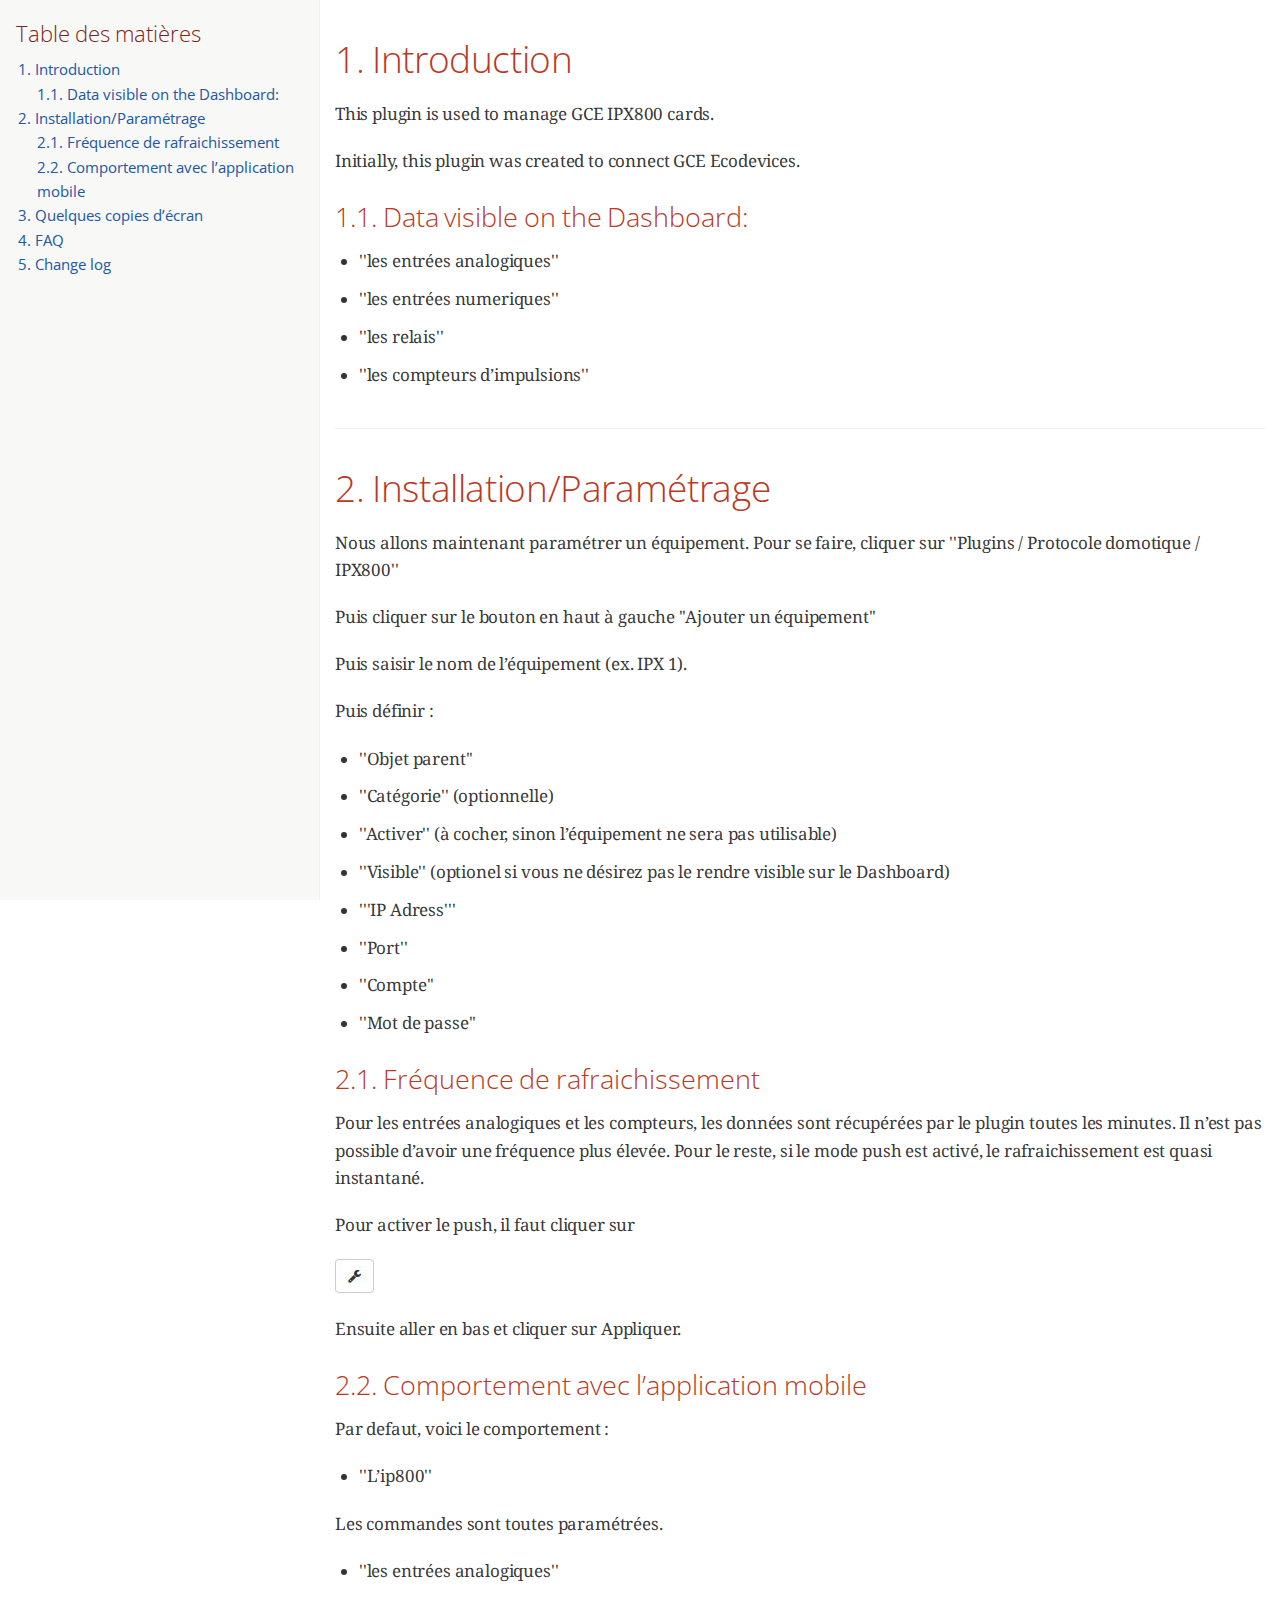
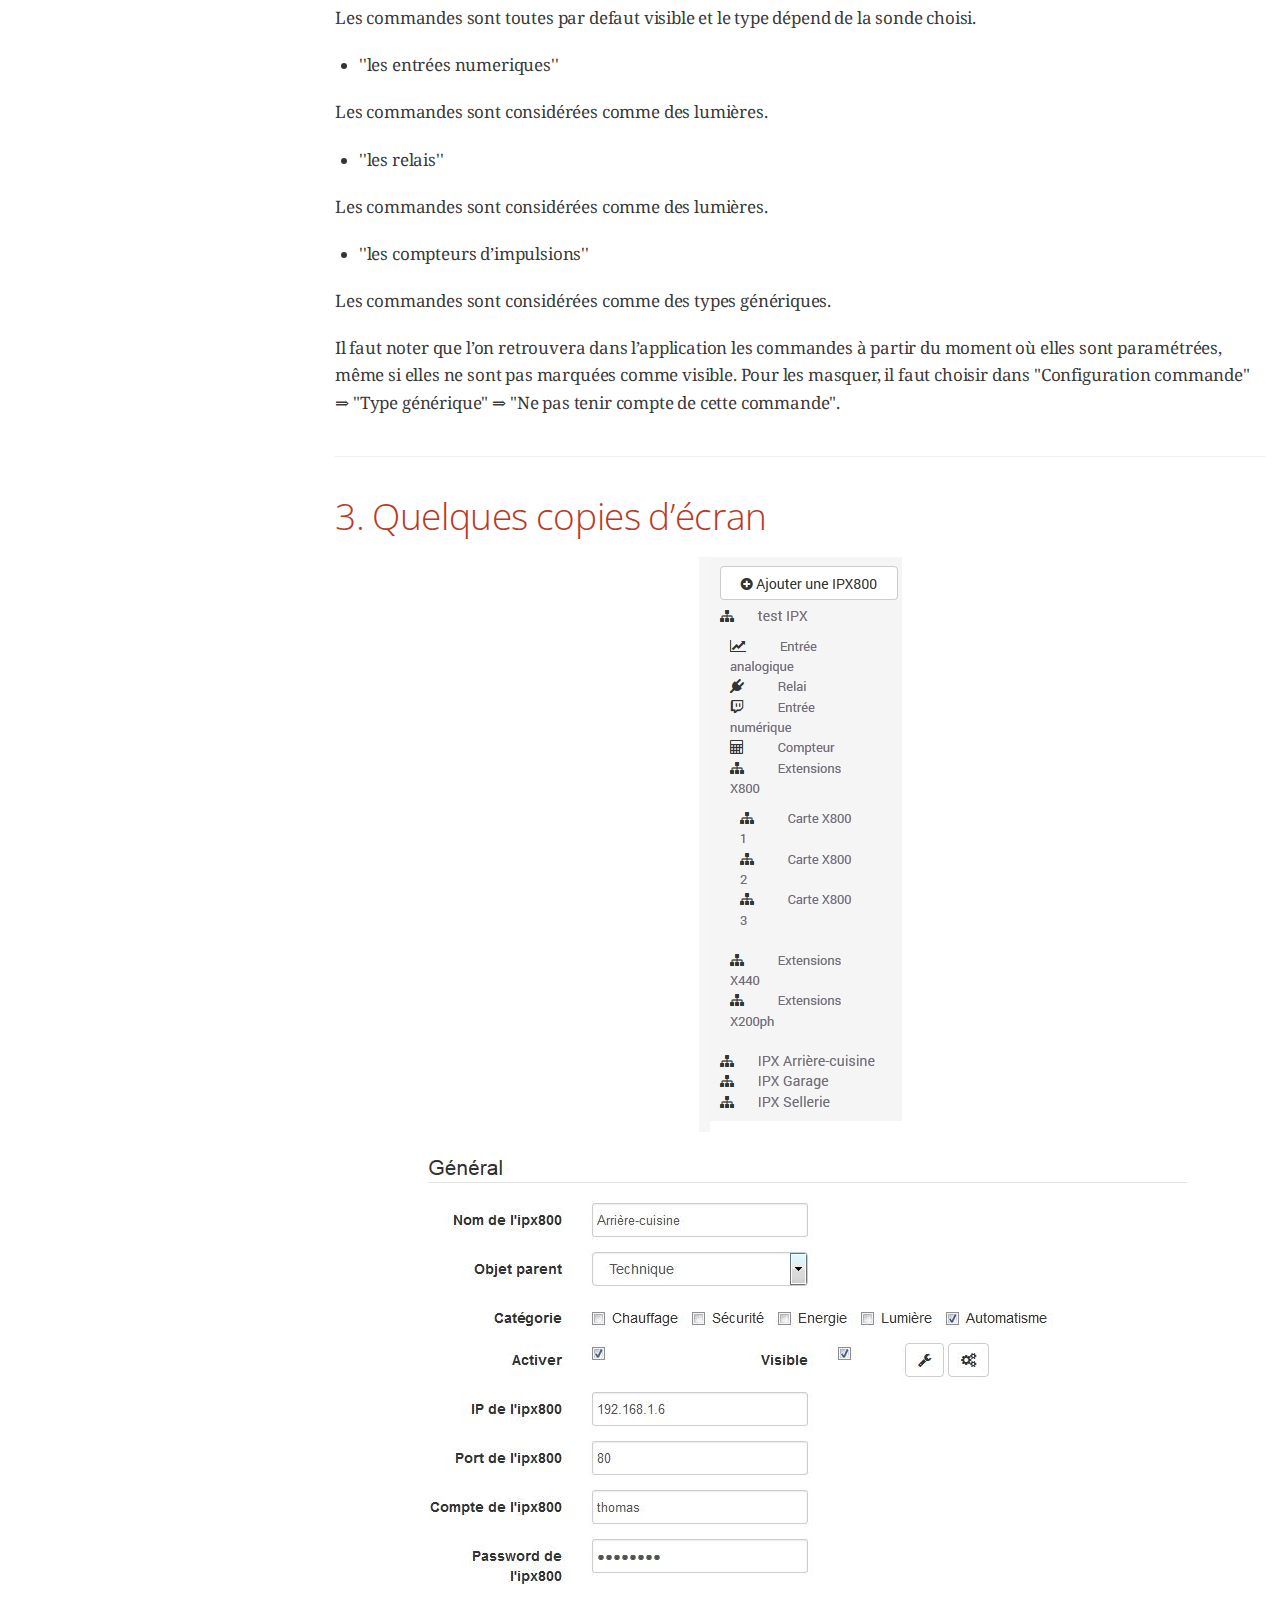
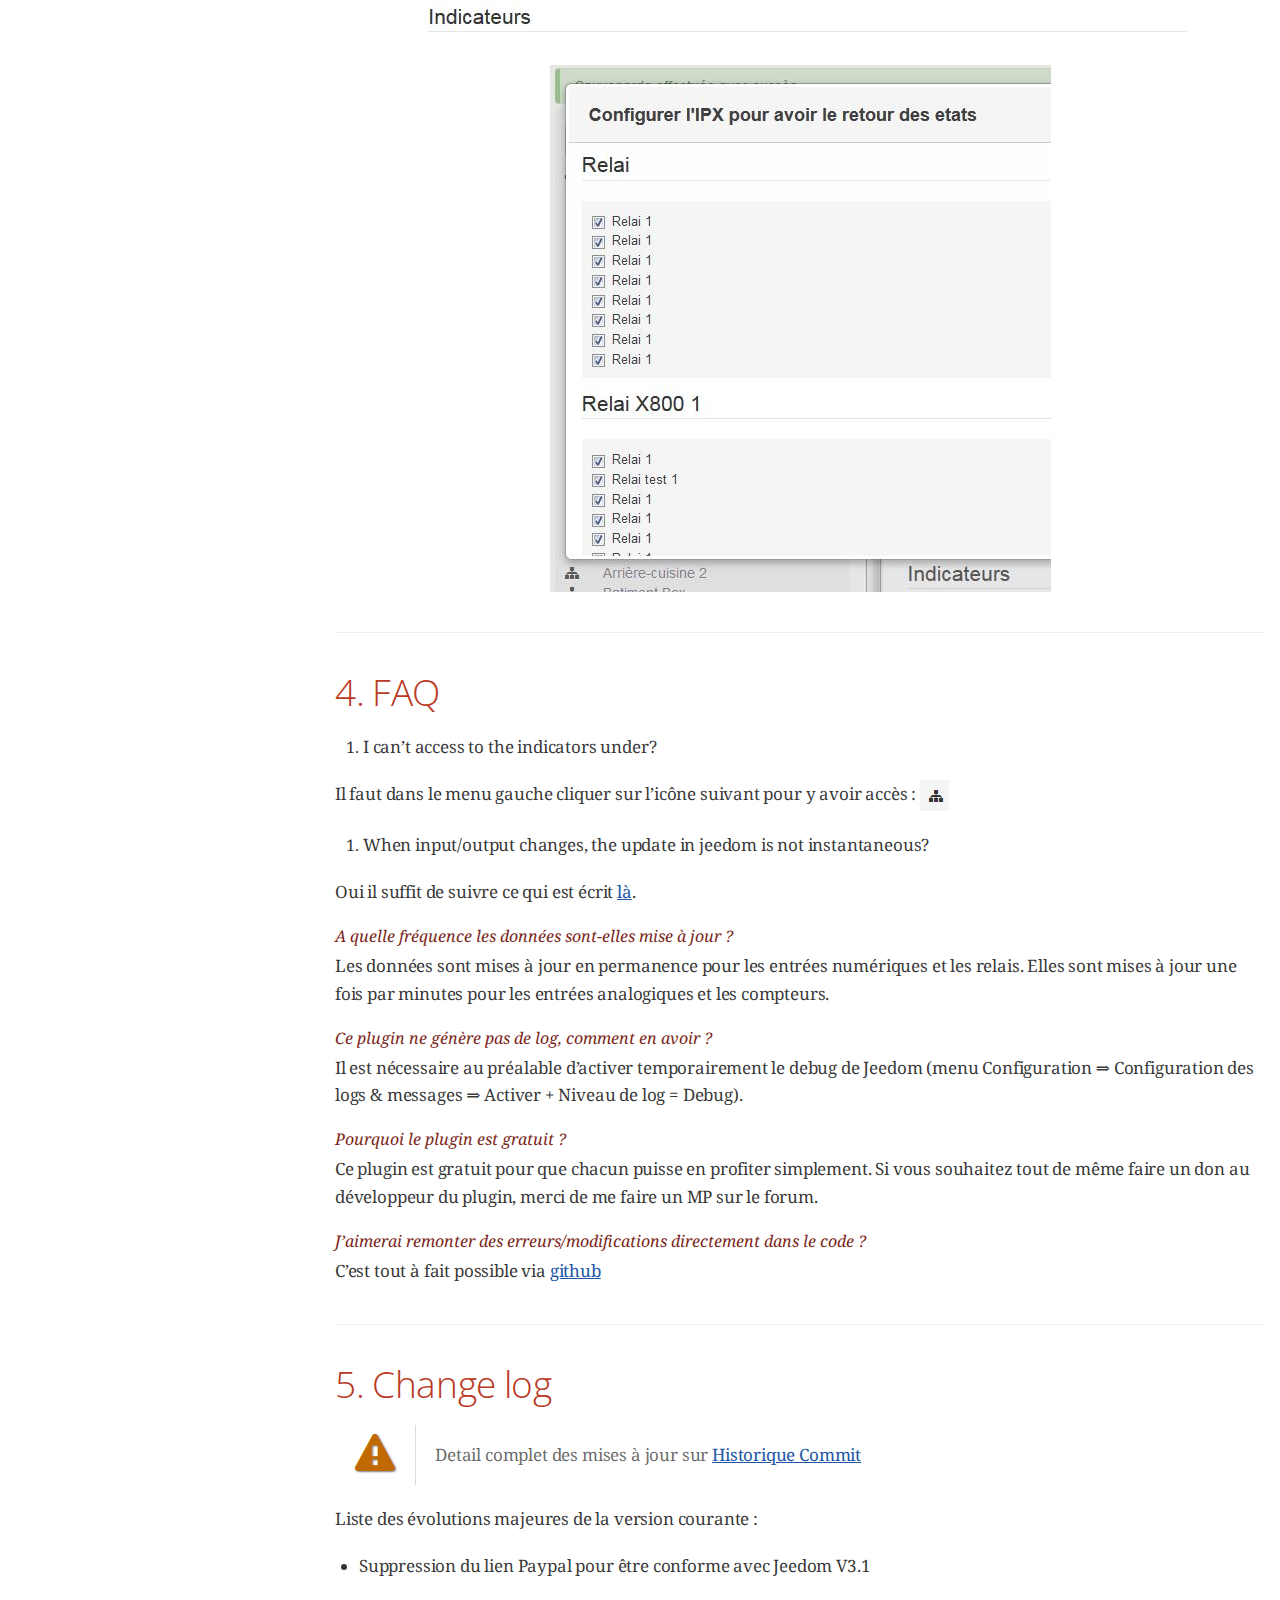
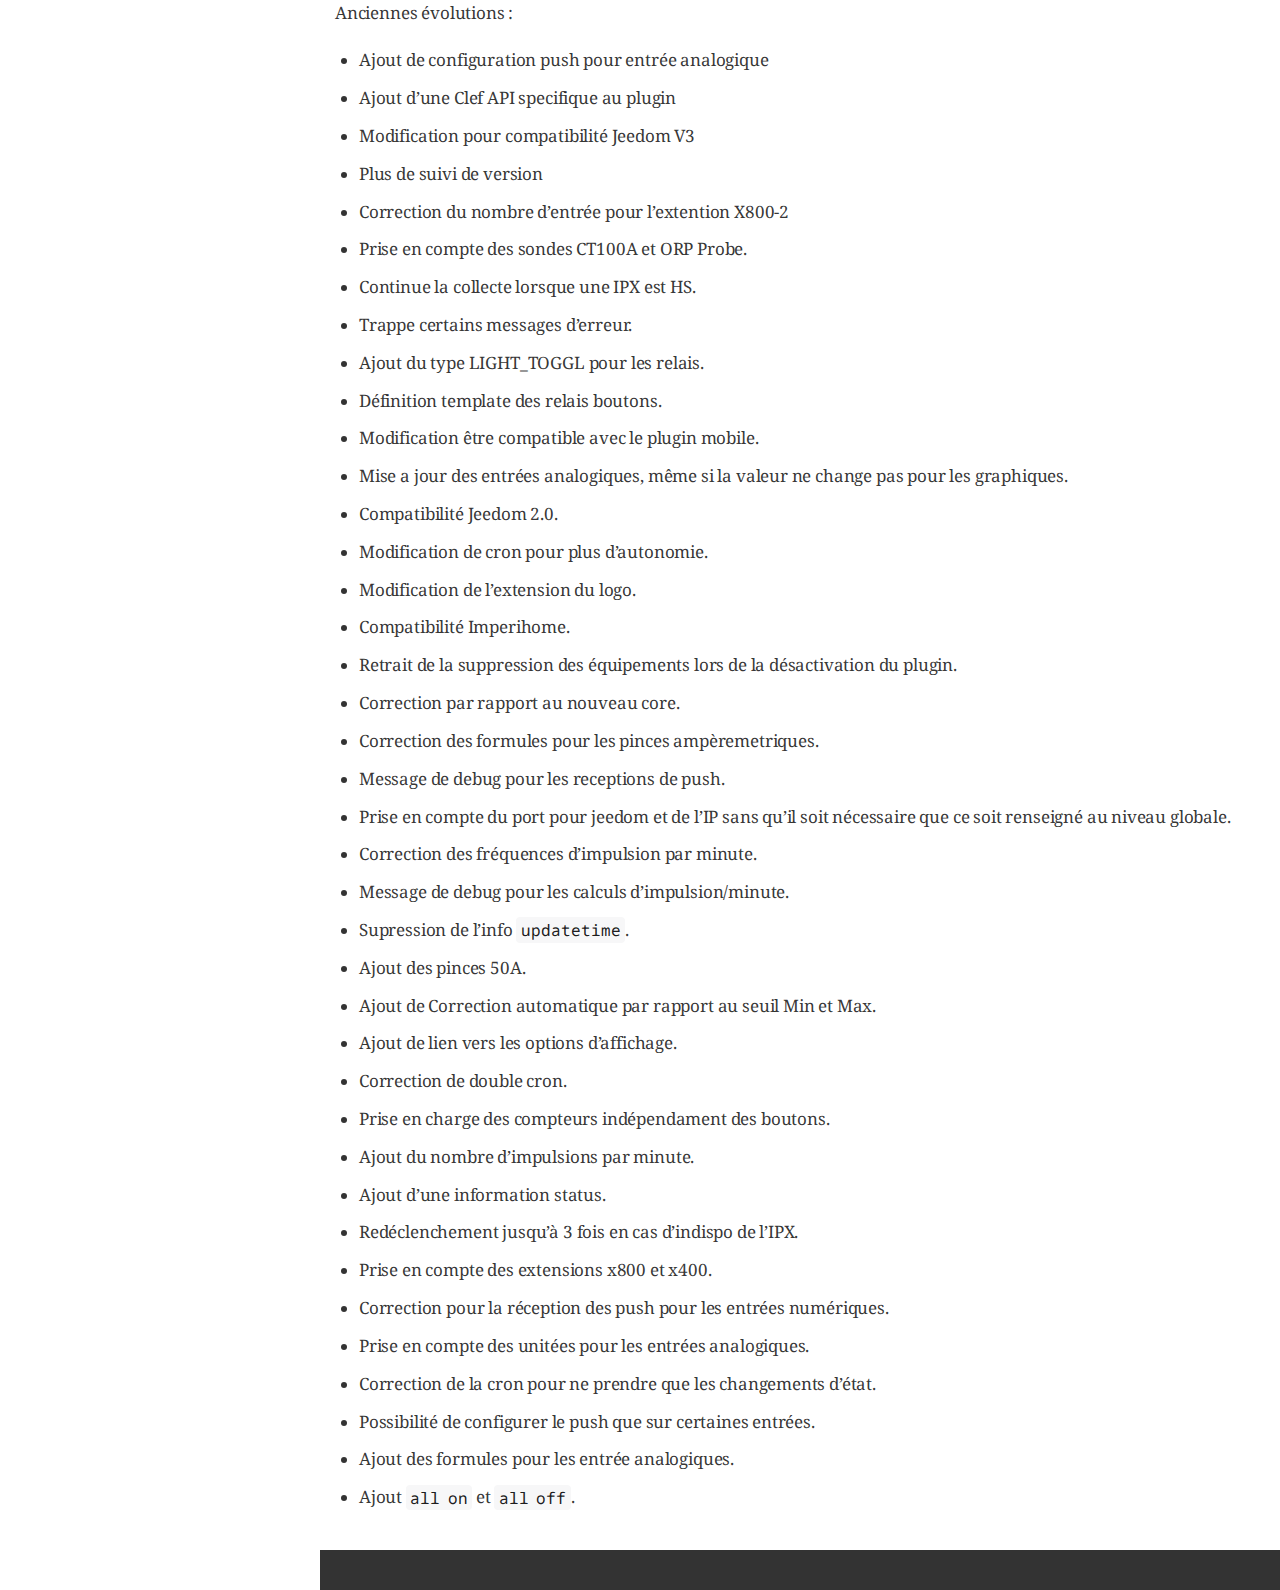
<file: plugins/ipx800/en_US/index.html>
<!DOCTYPE html>
<html lang="en">
<head>
<meta charset="UTF-8">
<!--[if IE]><meta http-equiv="X-UA-Compatible" content="IE=edge"><![endif]-->
<meta name="viewport" content="width=device-width, initial-scale=1.0">
<meta name="generator" content="Asciidoctor 1.5.3.dev">
<title>Introduction</title>
<link rel="stylesheet" href="https://fonts.googleapis.com/css?family=Open+Sans:300,300italic,400,400italic,600,600italic%7CNoto+Serif:400,400italic,700,700italic%7CDroid+Sans+Mono:400,700">
<style>
/* Asciidoctor default stylesheet | MIT License | http://asciidoctor.org */
/* Remove the comments around the @import statement below when using this as a custom stylesheet */
/*@import "https://fonts.googleapis.com/css?family=Open+Sans:300,300italic,400,400italic,600,600italic%7CNoto+Serif:400,400italic,700,700italic%7CDroid+Sans+Mono:400,700";*/
article,aside,details,figcaption,figure,footer,header,hgroup,main,nav,section,summary{display:block}
audio,canvas,video{display:inline-block}
audio:not([controls]){display:none;height:0}
[hidden],template{display:none}
script{display:none!important}
html{font-family:sans-serif;-ms-text-size-adjust:100%;-webkit-text-size-adjust:100%}
body{margin:0}
a{background:transparent}
a:focus{outline:thin dotted}
a:active,a:hover{outline:0}
h1{font-size:2em;margin:.67em 0}
abbr[title]{border-bottom:1px dotted}
b,strong{font-weight:bold}
dfn{font-style:italic}
hr{-moz-box-sizing:content-box;box-sizing:content-box;height:0}
mark{background:#ff0;color:#000}
code,kbd,pre,samp{font-family:monospace;font-size:1em}
pre{white-space:pre-wrap}
q{quotes:"\201C" "\201D" "\2018" "\2019"}
small{font-size:80%}
sub,sup{font-size:75%;line-height:0;position:relative;vertical-align:baseline}
sup{top:-.5em}
sub{bottom:-.25em}
img{border:0}
svg:not(:root){overflow:hidden}
figure{margin:0}
fieldset{border:1px solid silver;margin:0 2px;padding:.35em .625em .75em}
legend{border:0;padding:0}
button,input,select,textarea{font-family:inherit;font-size:100%;margin:0}
button,input{line-height:normal}
button,select{text-transform:none}
button,html input[type="button"],input[type="reset"],input[type="submit"]{-webkit-appearance:button;cursor:pointer}
button[disabled],html input[disabled]{cursor:default}
input[type="checkbox"],input[type="radio"]{box-sizing:border-box;padding:0}
input[type="search"]{-webkit-appearance:textfield;-moz-box-sizing:content-box;-webkit-box-sizing:content-box;box-sizing:content-box}
input[type="search"]::-webkit-search-cancel-button,input[type="search"]::-webkit-search-decoration{-webkit-appearance:none}
button::-moz-focus-inner,input::-moz-focus-inner{border:0;padding:0}
textarea{overflow:auto;vertical-align:top}
table{border-collapse:collapse;border-spacing:0}
*,*:before,*:after{-moz-box-sizing:border-box;-webkit-box-sizing:border-box;box-sizing:border-box}
html,body{font-size:100%}
body{background:#fff;color:rgba(0,0,0,.8);padding:0;margin:0;font-family:"Noto Serif","DejaVu Serif",serif;font-weight:400;font-style:normal;line-height:1;position:relative;cursor:auto}
a:hover{cursor:pointer}
img,object,embed{max-width:100%;height:auto}
object,embed{height:100%}
img{-ms-interpolation-mode:bicubic}
#map_canvas img,#map_canvas embed,#map_canvas object,.map_canvas img,.map_canvas embed,.map_canvas object{max-width:none!important}
.left{float:left!important}
.right{float:right!important}
.text-left{text-align:left!important}
.text-right{text-align:right!important}
.text-center{text-align:center!important}
.text-justify{text-align:justify!important}
.hide{display:none}
.antialiased,body{-webkit-font-smoothing:antialiased}
img{display:inline-block;vertical-align:middle}
textarea{height:auto;min-height:50px}
select{width:100%}
p.lead,.paragraph.lead>p,#preamble>.sectionbody>.paragraph:first-of-type p{font-size:1.21875em;line-height:1.6}
.subheader,.admonitionblock td.content>.title,.audioblock>.title,.exampleblock>.title,.imageblock>.title,.listingblock>.title,.literalblock>.title,.stemblock>.title,.openblock>.title,.paragraph>.title,.quoteblock>.title,table.tableblock>.title,.verseblock>.title,.videoblock>.title,.dlist>.title,.olist>.title,.ulist>.title,.qlist>.title,.hdlist>.title{line-height:1.45;color:#7a2518;font-weight:400;margin-top:0;margin-bottom:.25em}
div,dl,dt,dd,ul,ol,li,h1,h2,h3,#toctitle,.sidebarblock>.content>.title,h4,h5,h6,pre,form,p,blockquote,th,td{margin:0;padding:0;direction:ltr}
a{color:#2156a5;text-decoration:underline;line-height:inherit}
a:hover,a:focus{color:#1d4b8f}
a img{border:none}
p{font-family:inherit;font-weight:400;font-size:1em;line-height:1.6;margin-bottom:1.25em;text-rendering:optimizeLegibility}
p aside{font-size:.875em;line-height:1.35;font-style:italic}
h1,h2,h3,#toctitle,.sidebarblock>.content>.title,h4,h5,h6{font-family:"Open Sans","DejaVu Sans",sans-serif;font-weight:300;font-style:normal;color:#ba3925;text-rendering:optimizeLegibility;margin-top:1em;margin-bottom:.5em;line-height:1.0125em}
h1 small,h2 small,h3 small,#toctitle small,.sidebarblock>.content>.title small,h4 small,h5 small,h6 small{font-size:60%;color:#e99b8f;line-height:0}
h1{font-size:2.125em}
h2{font-size:1.6875em}
h3,#toctitle,.sidebarblock>.content>.title{font-size:1.375em}
h4,h5{font-size:1.125em}
h6{font-size:1em}
hr{border:solid #ddddd8;border-width:1px 0 0;clear:both;margin:1.25em 0 1.1875em;height:0}
em,i{font-style:italic;line-height:inherit}
strong,b{font-weight:bold;line-height:inherit}
small{font-size:60%;line-height:inherit}
code{font-family:"Droid Sans Mono","DejaVu Sans Mono",monospace;font-weight:400;color:rgba(0,0,0,.9)}
ul,ol,dl{font-size:1em;line-height:1.6;margin-bottom:1.25em;list-style-position:outside;font-family:inherit}
ul,ol,ul.no-bullet,ol.no-bullet{margin-left:1.5em}
ul li ul,ul li ol{margin-left:1.25em;margin-bottom:0;font-size:1em}
ul.square li ul,ul.circle li ul,ul.disc li ul{list-style:inherit}
ul.square{list-style-type:square}
ul.circle{list-style-type:circle}
ul.disc{list-style-type:disc}
ul.no-bullet{list-style:none}
ol li ul,ol li ol{margin-left:1.25em;margin-bottom:0}
dl dt{margin-bottom:.3125em;font-weight:bold}
dl dd{margin-bottom:1.25em}
abbr,acronym{text-transform:uppercase;font-size:90%;color:rgba(0,0,0,.8);border-bottom:1px dotted #ddd;cursor:help}
abbr{text-transform:none}
blockquote{margin:0 0 1.25em;padding:.5625em 1.25em 0 1.1875em;border-left:1px solid #ddd}
blockquote cite{display:block;font-size:.9375em;color:rgba(0,0,0,.6)}
blockquote cite:before{content:"\2014 \0020"}
blockquote cite a,blockquote cite a:visited{color:rgba(0,0,0,.6)}
blockquote,blockquote p{line-height:1.6;color:rgba(0,0,0,.85)}
@media only screen and (min-width:768px){h1,h2,h3,#toctitle,.sidebarblock>.content>.title,h4,h5,h6{line-height:1.2}
h1{font-size:2.75em}
h2{font-size:2.3125em}
h3,#toctitle,.sidebarblock>.content>.title{font-size:1.6875em}
h4{font-size:1.4375em}}table{background:#fff;margin-bottom:1.25em;border:solid 1px #dedede}
table thead,table tfoot{background:#f7f8f7;font-weight:bold}
table thead tr th,table thead tr td,table tfoot tr th,table tfoot tr td{padding:.5em .625em .625em;font-size:inherit;color:rgba(0,0,0,.8);text-align:left}
table tr th,table tr td{padding:.5625em .625em;font-size:inherit;color:rgba(0,0,0,.8)}
table tr.even,table tr.alt,table tr:nth-of-type(even){background:#f8f8f7}
table thead tr th,table tfoot tr th,table tbody tr td,table tr td,table tfoot tr td{display:table-cell;line-height:1.6}
h1,h2,h3,#toctitle,.sidebarblock>.content>.title,h4,h5,h6{line-height:1.2;word-spacing:-.05em}
h1 strong,h2 strong,h3 strong,#toctitle strong,.sidebarblock>.content>.title strong,h4 strong,h5 strong,h6 strong{font-weight:400}
.clearfix:before,.clearfix:after,.float-group:before,.float-group:after{content:" ";display:table}
.clearfix:after,.float-group:after{clear:both}
*:not(pre)>code{font-size:.9375em;font-style:normal!important;letter-spacing:0;padding:.1em .5ex;word-spacing:-.15em;background-color:#f7f7f8;-webkit-border-radius:4px;border-radius:4px;line-height:1.45;text-rendering:optimizeSpeed}
pre,pre>code{line-height:1.45;color:rgba(0,0,0,.9);font-family:"Droid Sans Mono","DejaVu Sans Mono",monospace;font-weight:400;text-rendering:optimizeSpeed}
.keyseq{color:rgba(51,51,51,.8)}
kbd{display:inline-block;color:rgba(0,0,0,.8);font-size:.75em;line-height:1.4;background-color:#f7f7f7;border:1px solid #ccc;-webkit-border-radius:3px;border-radius:3px;-webkit-box-shadow:0 1px 0 rgba(0,0,0,.2),0 0 0 .1em white inset;box-shadow:0 1px 0 rgba(0,0,0,.2),0 0 0 .1em #fff inset;margin:-.15em .15em 0 .15em;padding:.2em .6em .2em .5em;vertical-align:middle;white-space:nowrap}
.keyseq kbd:first-child{margin-left:0}
.keyseq kbd:last-child{margin-right:0}
.menuseq,.menu{color:rgba(0,0,0,.8)}
b.button:before,b.button:after{position:relative;top:-1px;font-weight:400}
b.button:before{content:"[";padding:0 3px 0 2px}
b.button:after{content:"]";padding:0 2px 0 3px}
p a>code:hover{color:rgba(0,0,0,.9)}
#header,#content,#footnotes,#footer{width:100%;margin-left:auto;margin-right:auto;margin-top:0;margin-bottom:0;max-width:62.5em;*zoom:1;position:relative;padding-left:.9375em;padding-right:.9375em}
#header:before,#header:after,#content:before,#content:after,#footnotes:before,#footnotes:after,#footer:before,#footer:after{content:" ";display:table}
#header:after,#content:after,#footnotes:after,#footer:after{clear:both}
#content{margin-top:1.25em}
#content:before{content:none}
#header>h1:first-child{color:rgba(0,0,0,.85);margin-top:2.25rem;margin-bottom:0}
#header>h1:first-child+#toc{margin-top:8px;border-top:1px solid #ddddd8}
#header>h1:only-child,body.toc2 #header>h1:nth-last-child(2){border-bottom:1px solid #ddddd8;padding-bottom:8px}
#header .details{border-bottom:1px solid #ddddd8;line-height:1.45;padding-top:.25em;padding-bottom:.25em;padding-left:.25em;color:rgba(0,0,0,.6);display:-ms-flexbox;display:-webkit-flex;display:flex;-ms-flex-flow:row wrap;-webkit-flex-flow:row wrap;flex-flow:row wrap}
#header .details span:first-child{margin-left:-.125em}
#header .details span.email a{color:rgba(0,0,0,.85)}
#header .details br{display:none}
#header .details br+span:before{content:"\00a0\2013\00a0"}
#header .details br+span.author:before{content:"\00a0\22c5\00a0";color:rgba(0,0,0,.85)}
#header .details br+span#revremark:before{content:"\00a0|\00a0"}
#header #revnumber{text-transform:capitalize}
#header #revnumber:after{content:"\00a0"}
#content>h1:first-child:not([class]){color:rgba(0,0,0,.85);border-bottom:1px solid #ddddd8;padding-bottom:8px;margin-top:0;padding-top:1rem;margin-bottom:1.25rem}
#toc{border-bottom:1px solid #efefed;padding-bottom:.5em}
#toc>ul{margin-left:.125em}
#toc ul.sectlevel0>li>a{font-style:italic}
#toc ul.sectlevel0 ul.sectlevel1{margin:.5em 0}
#toc ul{font-family:"Open Sans","DejaVu Sans",sans-serif;list-style-type:none}
#toc a{text-decoration:none}
#toc a:active{text-decoration:underline}
#toctitle{color:#7a2518;font-size:1.2em}
@media only screen and (min-width:768px){#toctitle{font-size:1.375em}
body.toc2{padding-left:15em;padding-right:0}
#toc.toc2{margin-top:0!important;background-color:#f8f8f7;position:fixed;width:15em;left:0;top:0;border-right:1px solid #efefed;border-top-width:0!important;border-bottom-width:0!important;z-index:1000;padding:1.25em 1em;height:100%;overflow:auto}
#toc.toc2 #toctitle{margin-top:0;font-size:1.2em}
#toc.toc2>ul{font-size:.9em;margin-bottom:0}
#toc.toc2 ul ul{margin-left:0;padding-left:1em}
#toc.toc2 ul.sectlevel0 ul.sectlevel1{padding-left:0;margin-top:.5em;margin-bottom:.5em}
body.toc2.toc-right{padding-left:0;padding-right:15em}
body.toc2.toc-right #toc.toc2{border-right-width:0;border-left:1px solid #efefed;left:auto;right:0}}@media only screen and (min-width:1280px){body.toc2{padding-left:20em;padding-right:0}
#toc.toc2{width:20em}
#toc.toc2 #toctitle{font-size:1.375em}
#toc.toc2>ul{font-size:.95em}
#toc.toc2 ul ul{padding-left:1.25em}
body.toc2.toc-right{padding-left:0;padding-right:20em}}#content #toc{border-style:solid;border-width:1px;border-color:#e0e0dc;margin-bottom:1.25em;padding:1.25em;background:#f8f8f7;-webkit-border-radius:4px;border-radius:4px}
#content #toc>:first-child{margin-top:0}
#content #toc>:last-child{margin-bottom:0}
#footer{max-width:100%;background-color:rgba(0,0,0,.8);padding:1.25em}
#footer-text{color:rgba(255,255,255,.8);line-height:1.44}
.sect1{padding-bottom:.625em}
@media only screen and (min-width:768px){.sect1{padding-bottom:1.25em}}.sect1+.sect1{border-top:1px solid #efefed}
#content h1>a.anchor,h2>a.anchor,h3>a.anchor,#toctitle>a.anchor,.sidebarblock>.content>.title>a.anchor,h4>a.anchor,h5>a.anchor,h6>a.anchor{position:absolute;z-index:1001;width:1.5ex;margin-left:-1.5ex;display:block;text-decoration:none!important;visibility:hidden;text-align:center;font-weight:400}
#content h1>a.anchor:before,h2>a.anchor:before,h3>a.anchor:before,#toctitle>a.anchor:before,.sidebarblock>.content>.title>a.anchor:before,h4>a.anchor:before,h5>a.anchor:before,h6>a.anchor:before{content:"\00A7";font-size:.85em;display:block;padding-top:.1em}
#content h1:hover>a.anchor,#content h1>a.anchor:hover,h2:hover>a.anchor,h2>a.anchor:hover,h3:hover>a.anchor,#toctitle:hover>a.anchor,.sidebarblock>.content>.title:hover>a.anchor,h3>a.anchor:hover,#toctitle>a.anchor:hover,.sidebarblock>.content>.title>a.anchor:hover,h4:hover>a.anchor,h4>a.anchor:hover,h5:hover>a.anchor,h5>a.anchor:hover,h6:hover>a.anchor,h6>a.anchor:hover{visibility:visible}
#content h1>a.link,h2>a.link,h3>a.link,#toctitle>a.link,.sidebarblock>.content>.title>a.link,h4>a.link,h5>a.link,h6>a.link{color:#ba3925;text-decoration:none}
#content h1>a.link:hover,h2>a.link:hover,h3>a.link:hover,#toctitle>a.link:hover,.sidebarblock>.content>.title>a.link:hover,h4>a.link:hover,h5>a.link:hover,h6>a.link:hover{color:#a53221}
.audioblock,.imageblock,.literalblock,.listingblock,.stemblock,.videoblock{margin-bottom:1.25em}
.admonitionblock td.content>.title,.audioblock>.title,.exampleblock>.title,.imageblock>.title,.listingblock>.title,.literalblock>.title,.stemblock>.title,.openblock>.title,.paragraph>.title,.quoteblock>.title,table.tableblock>.title,.verseblock>.title,.videoblock>.title,.dlist>.title,.olist>.title,.ulist>.title,.qlist>.title,.hdlist>.title{text-rendering:optimizeLegibility;text-align:left;font-family:"Noto Serif","DejaVu Serif",serif;font-size:1rem;font-style:italic}
table.tableblock>caption.title{white-space:nowrap;overflow:visible;max-width:0}
.paragraph.lead>p,#preamble>.sectionbody>.paragraph:first-of-type p{color:rgba(0,0,0,.85)}
table.tableblock #preamble>.sectionbody>.paragraph:first-of-type p{font-size:inherit}
.admonitionblock>table{border-collapse:separate;border:0;background:none;width:100%}
.admonitionblock>table td.icon{text-align:center;width:80px}
.admonitionblock>table td.icon img{max-width:none}
.admonitionblock>table td.icon .title{font-weight:bold;font-family:"Open Sans","DejaVu Sans",sans-serif;text-transform:uppercase}
.admonitionblock>table td.content{padding-left:1.125em;padding-right:1.25em;border-left:1px solid #ddddd8;color:rgba(0,0,0,.6)}
.admonitionblock>table td.content>:last-child>:last-child{margin-bottom:0}
.exampleblock>.content{border-style:solid;border-width:1px;border-color:#e6e6e6;margin-bottom:1.25em;padding:1.25em;background:#fff;-webkit-border-radius:4px;border-radius:4px}
.exampleblock>.content>:first-child{margin-top:0}
.exampleblock>.content>:last-child{margin-bottom:0}
.sidebarblock{border-style:solid;border-width:1px;border-color:#e0e0dc;margin-bottom:1.25em;padding:1.25em;background:#f8f8f7;-webkit-border-radius:4px;border-radius:4px}
.sidebarblock>:first-child{margin-top:0}
.sidebarblock>:last-child{margin-bottom:0}
.sidebarblock>.content>.title{color:#7a2518;margin-top:0;text-align:center}
.exampleblock>.content>:last-child>:last-child,.exampleblock>.content .olist>ol>li:last-child>:last-child,.exampleblock>.content .ulist>ul>li:last-child>:last-child,.exampleblock>.content .qlist>ol>li:last-child>:last-child,.sidebarblock>.content>:last-child>:last-child,.sidebarblock>.content .olist>ol>li:last-child>:last-child,.sidebarblock>.content .ulist>ul>li:last-child>:last-child,.sidebarblock>.content .qlist>ol>li:last-child>:last-child{margin-bottom:0}
.literalblock pre,.listingblock pre:not(.highlight),.listingblock pre[class="highlight"],.listingblock pre[class^="highlight "],.listingblock pre.CodeRay,.listingblock pre.prettyprint{background:#f7f7f8}
.sidebarblock .literalblock pre,.sidebarblock .listingblock pre:not(.highlight),.sidebarblock .listingblock pre[class="highlight"],.sidebarblock .listingblock pre[class^="highlight "],.sidebarblock .listingblock pre.CodeRay,.sidebarblock .listingblock pre.prettyprint{background:#f2f1f1}
.literalblock pre,.literalblock pre[class],.listingblock pre,.listingblock pre[class]{-webkit-border-radius:4px;border-radius:4px;word-wrap:break-word;padding:1em;font-size:.8125em}
.literalblock pre.nowrap,.literalblock pre[class].nowrap,.listingblock pre.nowrap,.listingblock pre[class].nowrap{overflow-x:auto;white-space:pre;word-wrap:normal}
@media only screen and (min-width:768px){.literalblock pre,.literalblock pre[class],.listingblock pre,.listingblock pre[class]{font-size:.90625em}}@media only screen and (min-width:1280px){.literalblock pre,.literalblock pre[class],.listingblock pre,.listingblock pre[class]{font-size:1em}}.literalblock.output pre{color:#f7f7f8;background-color:rgba(0,0,0,.9)}
.listingblock pre.highlightjs{padding:0}
.listingblock pre.highlightjs>code{padding:1em;-webkit-border-radius:4px;border-radius:4px}
.listingblock pre.prettyprint{border-width:0}
.listingblock>.content{position:relative}
.listingblock code[data-lang]:before{display:none;content:attr(data-lang);position:absolute;font-size:.75em;top:.425rem;right:.5rem;line-height:1;text-transform:uppercase;color:#999}
.listingblock:hover code[data-lang]:before{display:block}
.listingblock.terminal pre .command:before{content:attr(data-prompt);padding-right:.5em;color:#999}
.listingblock.terminal pre .command:not([data-prompt]):before{content:"$"}
table.pyhltable{border-collapse:separate;border:0;margin-bottom:0;background:none}
table.pyhltable td{vertical-align:top;padding-top:0;padding-bottom:0}
table.pyhltable td.code{padding-left:.75em;padding-right:0}
pre.pygments .lineno,table.pyhltable td:not(.code){color:#999;padding-left:0;padding-right:.5em;border-right:1px solid #ddddd8}
pre.pygments .lineno{display:inline-block;margin-right:.25em}
table.pyhltable .linenodiv{background:none!important;padding-right:0!important}
.quoteblock{margin:0 1em 1.25em 1.5em;display:table}
.quoteblock>.title{margin-left:-1.5em;margin-bottom:.75em}
.quoteblock blockquote,.quoteblock blockquote p{color:rgba(0,0,0,.85);font-size:1.15rem;line-height:1.75;word-spacing:.1em;letter-spacing:0;font-style:italic;text-align:justify}
.quoteblock blockquote{margin:0;padding:0;border:0}
.quoteblock blockquote:before{content:"\201c";float:left;font-size:2.75em;font-weight:bold;line-height:.6em;margin-left:-.6em;color:#7a2518;text-shadow:0 1px 2px rgba(0,0,0,.1)}
.quoteblock blockquote>.paragraph:last-child p{margin-bottom:0}
.quoteblock .attribution{margin-top:.5em;margin-right:.5ex;text-align:right}
.quoteblock .quoteblock{margin-left:0;margin-right:0;padding:.5em 0;border-left:3px solid rgba(0,0,0,.6)}
.quoteblock .quoteblock blockquote{padding:0 0 0 .75em}
.quoteblock .quoteblock blockquote:before{display:none}
.verseblock{margin:0 1em 1.25em 1em}
.verseblock pre{font-family:"Open Sans","DejaVu Sans",sans;font-size:1.15rem;color:rgba(0,0,0,.85);font-weight:300;text-rendering:optimizeLegibility}
.verseblock pre strong{font-weight:400}
.verseblock .attribution{margin-top:1.25rem;margin-left:.5ex}
.quoteblock .attribution,.verseblock .attribution{font-size:.9375em;line-height:1.45;font-style:italic}
.quoteblock .attribution br,.verseblock .attribution br{display:none}
.quoteblock .attribution cite,.verseblock .attribution cite{display:block;letter-spacing:-.05em;color:rgba(0,0,0,.6)}
.quoteblock.abstract{margin:0 0 1.25em 0;display:block}
.quoteblock.abstract blockquote,.quoteblock.abstract blockquote p{text-align:left;word-spacing:0}
.quoteblock.abstract blockquote:before,.quoteblock.abstract blockquote p:first-of-type:before{display:none}
table.tableblock{max-width:100%;border-collapse:separate}
table.tableblock td>.paragraph:last-child p>p:last-child,table.tableblock th>p:last-child,table.tableblock td>p:last-child{margin-bottom:0}
table.spread{width:100%}
table.tableblock,th.tableblock,td.tableblock{border:0 solid #dedede}
table.grid-all th.tableblock,table.grid-all td.tableblock{border-width:0 1px 1px 0}
table.grid-all tfoot>tr>th.tableblock,table.grid-all tfoot>tr>td.tableblock{border-width:1px 1px 0 0}
table.grid-cols th.tableblock,table.grid-cols td.tableblock{border-width:0 1px 0 0}
table.grid-all *>tr>.tableblock:last-child,table.grid-cols *>tr>.tableblock:last-child{border-right-width:0}
table.grid-rows th.tableblock,table.grid-rows td.tableblock{border-width:0 0 1px 0}
table.grid-all tbody>tr:last-child>th.tableblock,table.grid-all tbody>tr:last-child>td.tableblock,table.grid-all thead:last-child>tr>th.tableblock,table.grid-rows tbody>tr:last-child>th.tableblock,table.grid-rows tbody>tr:last-child>td.tableblock,table.grid-rows thead:last-child>tr>th.tableblock{border-bottom-width:0}
table.grid-rows tfoot>tr>th.tableblock,table.grid-rows tfoot>tr>td.tableblock{border-width:1px 0 0 0}
table.frame-all{border-width:1px}
table.frame-sides{border-width:0 1px}
table.frame-topbot{border-width:1px 0}
th.halign-left,td.halign-left{text-align:left}
th.halign-right,td.halign-right{text-align:right}
th.halign-center,td.halign-center{text-align:center}
th.valign-top,td.valign-top{vertical-align:top}
th.valign-bottom,td.valign-bottom{vertical-align:bottom}
th.valign-middle,td.valign-middle{vertical-align:middle}
table thead th,table tfoot th{font-weight:bold}
tbody tr th{display:table-cell;line-height:1.6;background:#f7f8f7}
tbody tr th,tbody tr th p,tfoot tr th,tfoot tr th p{color:rgba(0,0,0,.8);font-weight:bold}
p.tableblock>code:only-child{background:none;padding:0}
p.tableblock{font-size:1em}
td>div.verse{white-space:pre}
ol{margin-left:1.75em}
ul li ol{margin-left:1.5em}
dl dd{margin-left:1.125em}
dl dd:last-child,dl dd:last-child>:last-child{margin-bottom:0}
ol>li p,ul>li p,ul dd,ol dd,.olist .olist,.ulist .ulist,.ulist .olist,.olist .ulist{margin-bottom:.625em}
ul.unstyled,ol.unnumbered,ul.checklist,ul.none{list-style-type:none}
ul.unstyled,ol.unnumbered,ul.checklist{margin-left:.625em}
ul.checklist li>p:first-child>.fa-square-o:first-child,ul.checklist li>p:first-child>.fa-check-square-o:first-child{width:1em;font-size:.85em}
ul.checklist li>p:first-child>input[type="checkbox"]:first-child{width:1em;position:relative;top:1px}
ul.inline{margin:0 auto .625em auto;margin-left:-1.375em;margin-right:0;padding:0;list-style:none;overflow:hidden}
ul.inline>li{list-style:none;float:left;margin-left:1.375em;display:block}
ul.inline>li>*{display:block}
.unstyled dl dt{font-weight:400;font-style:normal}
ol.arabic{list-style-type:decimal}
ol.decimal{list-style-type:decimal-leading-zero}
ol.loweralpha{list-style-type:lower-alpha}
ol.upperalpha{list-style-type:upper-alpha}
ol.lowerroman{list-style-type:lower-roman}
ol.upperroman{list-style-type:upper-roman}
ol.lowergreek{list-style-type:lower-greek}
.hdlist>table,.colist>table{border:0;background:none}
.hdlist>table>tbody>tr,.colist>table>tbody>tr{background:none}
td.hdlist1{padding-right:.75em;font-weight:bold}
td.hdlist1,td.hdlist2{vertical-align:top}
.literalblock+.colist,.listingblock+.colist{margin-top:-.5em}
.colist>table tr>td:first-of-type{padding:0 .75em;line-height:1}
.colist>table tr>td:last-of-type{padding:.25em 0}
.thumb,.th{line-height:0;display:inline-block;border:solid 4px #fff;-webkit-box-shadow:0 0 0 1px #ddd;box-shadow:0 0 0 1px #ddd}
.imageblock.left,.imageblock[style*="float: left"]{margin:.25em .625em 1.25em 0}
.imageblock.right,.imageblock[style*="float: right"]{margin:.25em 0 1.25em .625em}
.imageblock>.title{margin-bottom:0}
.imageblock.thumb,.imageblock.th{border-width:6px}
.imageblock.thumb>.title,.imageblock.th>.title{padding:0 .125em}
.image.left,.image.right{margin-top:.25em;margin-bottom:.25em;display:inline-block;line-height:0}
.image.left{margin-right:.625em}
.image.right{margin-left:.625em}
a.image{text-decoration:none}
span.footnote,span.footnoteref{vertical-align:super;font-size:.875em}
span.footnote a,span.footnoteref a{text-decoration:none}
span.footnote a:active,span.footnoteref a:active{text-decoration:underline}
#footnotes{padding-top:.75em;padding-bottom:.75em;margin-bottom:.625em}
#footnotes hr{width:20%;min-width:6.25em;margin:-.25em 0 .75em 0;border-width:1px 0 0 0}
#footnotes .footnote{padding:0 .375em;line-height:1.3;font-size:.875em;margin-left:1.2em;text-indent:-1.2em;margin-bottom:.2em}
#footnotes .footnote a:first-of-type{font-weight:bold;text-decoration:none}
#footnotes .footnote:last-of-type{margin-bottom:0}
#content #footnotes{margin-top:-.625em;margin-bottom:0;padding:.75em 0}
.gist .file-data>table{border:0;background:#fff;width:100%;margin-bottom:0}
.gist .file-data>table td.line-data{width:99%}
div.unbreakable{page-break-inside:avoid}
.big{font-size:larger}
.small{font-size:smaller}
.underline{text-decoration:underline}
.overline{text-decoration:overline}
.line-through{text-decoration:line-through}
.aqua{color:#00bfbf}
.aqua-background{background-color:#00fafa}
.black{color:#000}
.black-background{background-color:#000}
.blue{color:#0000bf}
.blue-background{background-color:#0000fa}
.fuchsia{color:#bf00bf}
.fuchsia-background{background-color:#fa00fa}
.gray{color:#606060}
.gray-background{background-color:#7d7d7d}
.green{color:#006000}
.green-background{background-color:#007d00}
.lime{color:#00bf00}
.lime-background{background-color:#00fa00}
.maroon{color:#600000}
.maroon-background{background-color:#7d0000}
.navy{color:#000060}
.navy-background{background-color:#00007d}
.olive{color:#606000}
.olive-background{background-color:#7d7d00}
.purple{color:#600060}
.purple-background{background-color:#7d007d}
.red{color:#bf0000}
.red-background{background-color:#fa0000}
.silver{color:#909090}
.silver-background{background-color:#bcbcbc}
.teal{color:#006060}
.teal-background{background-color:#007d7d}
.white{color:#bfbfbf}
.white-background{background-color:#fafafa}
.yellow{color:#bfbf00}
.yellow-background{background-color:#fafa00}
span.icon>.fa{cursor:default}
.admonitionblock td.icon [class^="fa icon-"]{font-size:2.5em;text-shadow:1px 1px 2px rgba(0,0,0,.5);cursor:default}
.admonitionblock td.icon .icon-note:before{content:"\f05a";color:#19407c}
.admonitionblock td.icon .icon-tip:before{content:"\f0eb";text-shadow:1px 1px 2px rgba(155,155,0,.8);color:#111}
.admonitionblock td.icon .icon-warning:before{content:"\f071";color:#bf6900}
.admonitionblock td.icon .icon-caution:before{content:"\f06d";color:#bf3400}
.admonitionblock td.icon .icon-important:before{content:"\f06a";color:#bf0000}
.conum[data-value]{display:inline-block;color:#fff!important;background-color:rgba(0,0,0,.8);-webkit-border-radius:100px;border-radius:100px;text-align:center;font-size:.75em;width:1.67em;height:1.67em;line-height:1.67em;font-family:"Open Sans","DejaVu Sans",sans-serif;font-style:normal;font-weight:bold}
.conum[data-value] *{color:#fff!important}
.conum[data-value]+b{display:none}
.conum[data-value]:after{content:attr(data-value)}
pre .conum[data-value]{position:relative;top:-.125em}
b.conum *{color:inherit!important}
.conum:not([data-value]):empty{display:none}
h1,h2{letter-spacing:-.01em}
dt,th.tableblock,td.content{text-rendering:optimizeLegibility}
p,td.content{letter-spacing:-.01em}
p strong,td.content strong{letter-spacing:-.005em}
p,blockquote,dt,td.content{font-size:1.0625rem}
p{margin-bottom:1.25rem}
.sidebarblock p,.sidebarblock dt,.sidebarblock td.content,p.tableblock{font-size:1em}
.exampleblock>.content{background-color:#fffef7;border-color:#e0e0dc;-webkit-box-shadow:0 1px 4px #e0e0dc;box-shadow:0 1px 4px #e0e0dc}
.print-only{display:none!important}
@media print{@page{margin:1.25cm .75cm}
*{-webkit-box-shadow:none!important;box-shadow:none!important;text-shadow:none!important}
a{color:inherit!important;text-decoration:underline!important}
a.bare,a[href^="#"],a[href^="mailto:"]{text-decoration:none!important}
a[href^="http:"]:not(.bare):after,a[href^="https:"]:not(.bare):after{content:"(" attr(href) ")";display:inline-block;font-size:.875em;padding-left:.25em}
abbr[title]:after{content:" (" attr(title) ")"}
pre,blockquote,tr,img{page-break-inside:avoid}
thead{display:table-header-group}
img{max-width:100%!important}
p,blockquote,dt,td.content{font-size:1em;orphans:3;widows:3}
h2,h3,#toctitle,.sidebarblock>.content>.title{page-break-after:avoid}
#toc,.sidebarblock,.exampleblock>.content{background:none!important}
#toc{border-bottom:1px solid #ddddd8!important;padding-bottom:0!important}
.sect1{padding-bottom:0!important}
.sect1+.sect1{border:0!important}
#header>h1:first-child{margin-top:1.25rem}
body.book #header{text-align:center}
body.book #header>h1:first-child{border:0!important;margin:2.5em 0 1em 0}
body.book #header .details{border:0!important;display:block;padding:0!important}
body.book #header .details span:first-child{margin-left:0!important}
body.book #header .details br{display:block}
body.book #header .details br+span:before{content:none!important}
body.book #toc{border:0!important;text-align:left!important;padding:0!important;margin:0!important}
body.book #toc,body.book #preamble,body.book h1.sect0,body.book .sect1>h2{page-break-before:always}
.listingblock code[data-lang]:before{display:block}
#footer{background:none!important;padding:0 .9375em}
#footer-text{color:rgba(0,0,0,.6)!important;font-size:.9em}
.hide-on-print{display:none!important}
.print-only{display:block!important}
.hide-for-print{display:none!important}
.show-for-print{display:inherit!important}}
</style>
<link rel="stylesheet" href="https://cdnjs.cloudflare.com/ajax/libs/font-awesome/4.3.0/css/font-awesome.min.css">
</head>
<body class="article toc2 toc-left">
<div id="header">
<div id="toc" class="toc2">
<div id="toctitle">Table des matières</div>
<ul class="sectlevel1">
<li><a href="#_introduction">1. Introduction</a>
<ul class="sectlevel2">
<li><a href="#_data_visible_on_the_dashboard">1.1. Data visible on the Dashboard:</a></li>
</ul>
</li>
<li><a href="#_installation_paramétrage">2. Installation/Paramétrage</a>
<ul class="sectlevel2">
<li><a href="#_fréquence_de_rafraichissement">2.1. Fréquence de rafraichissement</a></li>
<li><a href="#_comportement_avec_l_application_mobile">2.2. Comportement avec l&#8217;application mobile</a></li>
</ul>
</li>
<li><a href="#_quelques_copies_d_écran">3. Quelques copies d&#8217;écran</a></li>
<li><a href="#_faq">4. FAQ</a></li>
<li><a href="#_change_log">5. Change log</a></li>
</ul>
</div>
</div>
<div id="content">
<div class="sect1">
<h2 id="_introduction">1. Introduction</h2>
<div class="sectionbody">
<div class="paragraph">
<p>This plugin is used to manage GCE IPX800 cards.</p>
</div>
<div class="paragraph">
<p>Initially, this plugin was created to connect GCE Ecodevices.</p>
</div>
<div class="sect2">
<h3 id="_data_visible_on_the_dashboard">1.1. Data visible on the Dashboard:</h3>
<div class="ulist">
<ul>
<li>
<p>''les entrées analogiques''</p>
</li>
<li>
<p>''les entrées numeriques''</p>
</li>
<li>
<p>''les relais''</p>
</li>
<li>
<p>''les compteurs d&#8217;impulsions''</p>
</li>
</ul>
</div>
</div>
</div>
</div>
<div class="sect1">
<h2 id="_installation_paramétrage">2. Installation/Paramétrage</h2>
<div class="sectionbody">
<div class="paragraph">
<p>Nous allons maintenant paramétrer un équipement. Pour se faire, cliquer sur ''Plugins / Protocole domotique / IPX800''</p>
</div>
<div class="paragraph">
<p>Puis cliquer sur le bouton en haut à gauche ''Ajouter un équipement''</p>
</div>
<div class="paragraph">
<p>Puis saisir le nom de l&#8217;équipement (ex. IPX 1).</p>
</div>
<div class="paragraph">
<p>Puis définir :</p>
</div>
<div class="ulist">
<ul>
<li>
<p>''Objet parent''</p>
</li>
<li>
<p>''Catégorie'' (optionnelle)</p>
</li>
<li>
<p>''Activer'' (à cocher, sinon l’équipement ne sera pas utilisable)</p>
</li>
<li>
<p>''Visible'' (optionel si vous ne désirez pas le rendre visible sur le Dashboard)</p>
</li>
<li>
<p>'''IP Adress'''</p>
</li>
<li>
<p>''Port''</p>
</li>
<li>
<p>''Compte''</p>
</li>
<li>
<p>''Mot de passe''</p>
</li>
</ul>
</div>
<div class="sect2">
<h3 id="_fréquence_de_rafraichissement">2.1. Fréquence de rafraichissement</h3>
<div class="paragraph">
<p>Pour les entrées analogiques et les compteurs, les données sont récupérées par le plugin toutes les minutes. Il n&#8217;est pas possible d&#8217;avoir une fréquence plus élevée.
Pour le reste, si le mode push est activé, le rafraichissement est quasi instantané.</p>
</div>
<div class="paragraph">
<p><a id="config_push"></a> Pour activer le push, il faut cliquer sur</p>
</div>
<div class="imageblock">
<div class="content">
<img src="../images/bouton_config_push.jpg" alt="bouton config push">
</div>
</div>
<div class="paragraph">
<p>Ensuite aller en bas et cliquer sur Appliquer.</p>
</div>
</div>
<div class="sect2">
<h3 id="_comportement_avec_l_application_mobile">2.2. Comportement avec l&#8217;application mobile</h3>
<div class="paragraph">
<p>Par defaut, voici le comportement :</p>
</div>
<div class="ulist">
<ul>
<li>
<p>''L&#8217;ip800''</p>
</li>
</ul>
</div>
<div class="paragraph">
<p>Les commandes sont toutes paramétrées.</p>
</div>
<div class="ulist">
<ul>
<li>
<p>''les entrées analogiques''</p>
</li>
</ul>
</div>
<div class="paragraph">
<p>Les commandes sont toutes par defaut visible et le type dépend de la sonde choisi.</p>
</div>
<div class="ulist">
<ul>
<li>
<p>''les entrées numeriques''</p>
</li>
</ul>
</div>
<div class="paragraph">
<p>Les commandes sont considérées comme des lumières.</p>
</div>
<div class="ulist">
<ul>
<li>
<p>''les relais''</p>
</li>
</ul>
</div>
<div class="paragraph">
<p>Les commandes sont considérées comme des lumières.</p>
</div>
<div class="ulist">
<ul>
<li>
<p>''les compteurs d&#8217;impulsions''</p>
</li>
</ul>
</div>
<div class="paragraph">
<p>Les commandes sont considérées comme des types génériques.</p>
</div>
<div class="paragraph">
<p>Il faut noter que l&#8217;on retrouvera dans l&#8217;application les commandes à partir du moment où elles sont paramétrées, même si elles ne sont pas marquées comme visible. Pour les masquer, il faut choisir dans "Configuration commande" &#8658; "Type générique" &#8658; "Ne pas tenir compte de cette commande".</p>
</div>
</div>
</div>
</div>
<div class="sect1">
<h2 id="_quelques_copies_d_écran">3. Quelques copies d&#8217;écran</h2>
<div class="sectionbody">
<div class="imageblock" style="text-align: center">
<div class="content">
<img src="../images/ipx800_screenshot1.jpg" alt="ipx800 screenshot1">
</div>
</div>
<div class="imageblock" style="text-align: center">
<div class="content">
<img src="../images/ipx800_screenshot2.jpg" alt="ipx800 screenshot2">
</div>
</div>
<div class="imageblock" style="text-align: center">
<div class="content">
<img src="../images/ipx800_screenshot3.jpg" alt="ipx800 screenshot3">
</div>
</div>
</div>
</div>
<div class="sect1">
<h2 id="_faq">4. FAQ</h2>
<div class="sectionbody">
<div class="olist panel">
<ol class="panel">
<li>
<p>I can&#8217;t access to the indicators under?</p>
</li>
</ol>
</div>
<div class="openblock">
<div class="content">
<div class="paragraph">
<p>Il faut dans le menu gauche cliquer sur l&#8217;icône suivant pour y avoir accès : <span class="image"><img src="../images/acces_sous_indicateur.jpg" alt="la"></span></p>
</div>
</div>
</div>
<div class="olist arabic">
<ol class="arabic">
<li>
<p>When input/output changes, the update in jeedom is not instantaneous?</p>
</li>
</ol>
</div>
<div class="openblock">
<div class="content">
<div class="paragraph">
<p>Oui il suffit de suivre ce qui est écrit <a href="#config_push">là</a>.</p>
</div>
</div>
</div>
<div class="openblock">
<div class="title">A quelle fréquence les données sont-elles mise à jour ?</div><div class="content">
<div class="paragraph">
<p>Les données sont mises à jour en permanence pour les entrées numériques et les relais.
Elles sont mises à jour une fois par minutes pour les entrées analogiques et les compteurs.</p>
</div>
</div>
</div>
<div class="openblock">
<div class="title">Ce plugin ne génère pas de log, comment en avoir ?</div><div class="content">
<div class="paragraph">
<p>Il est nécessaire au préalable d&#8217;activer temporairement le debug de Jeedom (menu Configuration &#8658; Configuration des logs &amp; messages &#8658; Activer + Niveau de log = Debug).</p>
</div>
</div>
</div>
<div class="openblock">
<div class="title">Pourquoi le plugin est gratuit ?</div><div class="content">
<div class="paragraph">
<p>Ce plugin est gratuit pour que chacun puisse en profiter simplement. Si vous souhaitez tout de même faire un don au développeur du plugin, merci de me faire un MP sur le forum.</p>
</div>
</div>
</div>
<div class="openblock">
<div class="title">J&#8217;aimerai remonter des erreurs/modifications directement dans le code ?</div><div class="content">
<div class="paragraph">
<p>C&#8217;est tout à fait possible via <a href="https://github.com/guenneguezt/plugin-ipx800">github</a></p>
</div>
</div>
</div>
</div>
</div>
<div class="sect1">
<h2 id="_change_log">5. Change log</h2>
<div class="sectionbody">
<div class="admonitionblock warning">
<table>
<tr>
<td class="icon">
<i class="fa icon-warning" title="Warning"></i>
</td>
<td class="content">
Detail complet des mises à jour sur <a href="https://github.com/guenneguezt/plugin-ipx800/commits/master">Historique Commit</a>
</td>
</tr>
</table>
</div>
<div class="paragraph">
<p>Liste des évolutions majeures de la version courante :</p>
</div>
<div class="ulist">
<ul>
<li>
<p>Suppression du lien Paypal pour être conforme avec Jeedom V3.1</p>
</li>
</ul>
</div>
<div class="paragraph">
<p>Anciennes évolutions :</p>
</div>
<div class="ulist">
<ul>
<li>
<p>Ajout de configuration push pour entrée analogique</p>
</li>
<li>
<p>Ajout d&#8217;une Clef API specifique au plugin</p>
</li>
<li>
<p>Modification pour compatibilité Jeedom V3</p>
</li>
<li>
<p>Plus de suivi de version</p>
</li>
<li>
<p>Correction du nombre d&#8217;entrée pour l&#8217;extention X800-2</p>
</li>
<li>
<p>Prise en compte des sondes CT100A et ORP Probe.</p>
</li>
<li>
<p>Continue la collecte lorsque une IPX est HS.</p>
</li>
<li>
<p>Trappe certains messages d&#8217;erreur.</p>
</li>
<li>
<p>Ajout du type LIGHT_TOGGL pour les relais.</p>
</li>
<li>
<p>Définition template des relais boutons.</p>
</li>
<li>
<p>Modification être compatible avec le plugin mobile.</p>
</li>
<li>
<p>Mise a jour des entrées analogiques, même si la valeur ne change pas pour les graphiques.</p>
</li>
<li>
<p>Compatibilité Jeedom 2.0.</p>
</li>
<li>
<p>Modification de cron pour plus d&#8217;autonomie.</p>
</li>
<li>
<p>Modification de l&#8217;extension du logo.</p>
</li>
<li>
<p>Compatibilité Imperihome.</p>
</li>
<li>
<p>Retrait de la suppression des équipements lors de la désactivation du plugin.</p>
</li>
<li>
<p>Correction par rapport au nouveau core.</p>
</li>
<li>
<p>Correction des formules pour les pinces ampèremetriques.</p>
</li>
<li>
<p>Message de debug pour les receptions de push.</p>
</li>
<li>
<p>Prise en compte du port pour jeedom et de l&#8217;IP sans qu&#8217;il soit nécessaire que ce soit renseigné au niveau globale.</p>
</li>
<li>
<p>Correction des fréquences d&#8217;impulsion par minute.</p>
</li>
<li>
<p>Message de debug pour les calculs d&#8217;impulsion/minute.</p>
</li>
<li>
<p>Supression de l&#8217;info <code>updatetime</code>.</p>
</li>
<li>
<p>Ajout des pinces 50A.</p>
</li>
<li>
<p>Ajout de Correction automatique par rapport au seuil Min et Max.</p>
</li>
<li>
<p>Ajout de lien vers les options d&#8217;affichage.</p>
</li>
<li>
<p>Correction de double cron.</p>
</li>
<li>
<p>Prise en charge des compteurs indépendament des boutons.</p>
</li>
<li>
<p>Ajout du nombre d&#8217;impulsions par minute.</p>
</li>
<li>
<p>Ajout d&#8217;une information status.</p>
</li>
<li>
<p>Redéclenchement jusqu&#8217;à 3 fois en cas d&#8217;indispo de l&#8217;IPX.</p>
</li>
<li>
<p>Prise en compte des extensions x800 et x400.</p>
</li>
<li>
<p>Correction pour la réception des push pour les entrées numériques.</p>
</li>
<li>
<p>Prise en compte des unitées pour les entrées analogiques.</p>
</li>
<li>
<p>Correction de la cron pour ne prendre que les changements d&#8217;état.</p>
</li>
<li>
<p>Possibilité de configurer le push que sur certaines entrées.</p>
</li>
<li>
<p>Ajout des formules pour les entrée analogiques.</p>
</li>
<li>
<p>Ajout <code>all on</code> et <code>all off</code>.</p>
</li>
</ul>
</div>
</div>
</div>
</div>
<div id="footer">
<div id="footer-text">
</div>
</div>
</body>
</html>
</file>
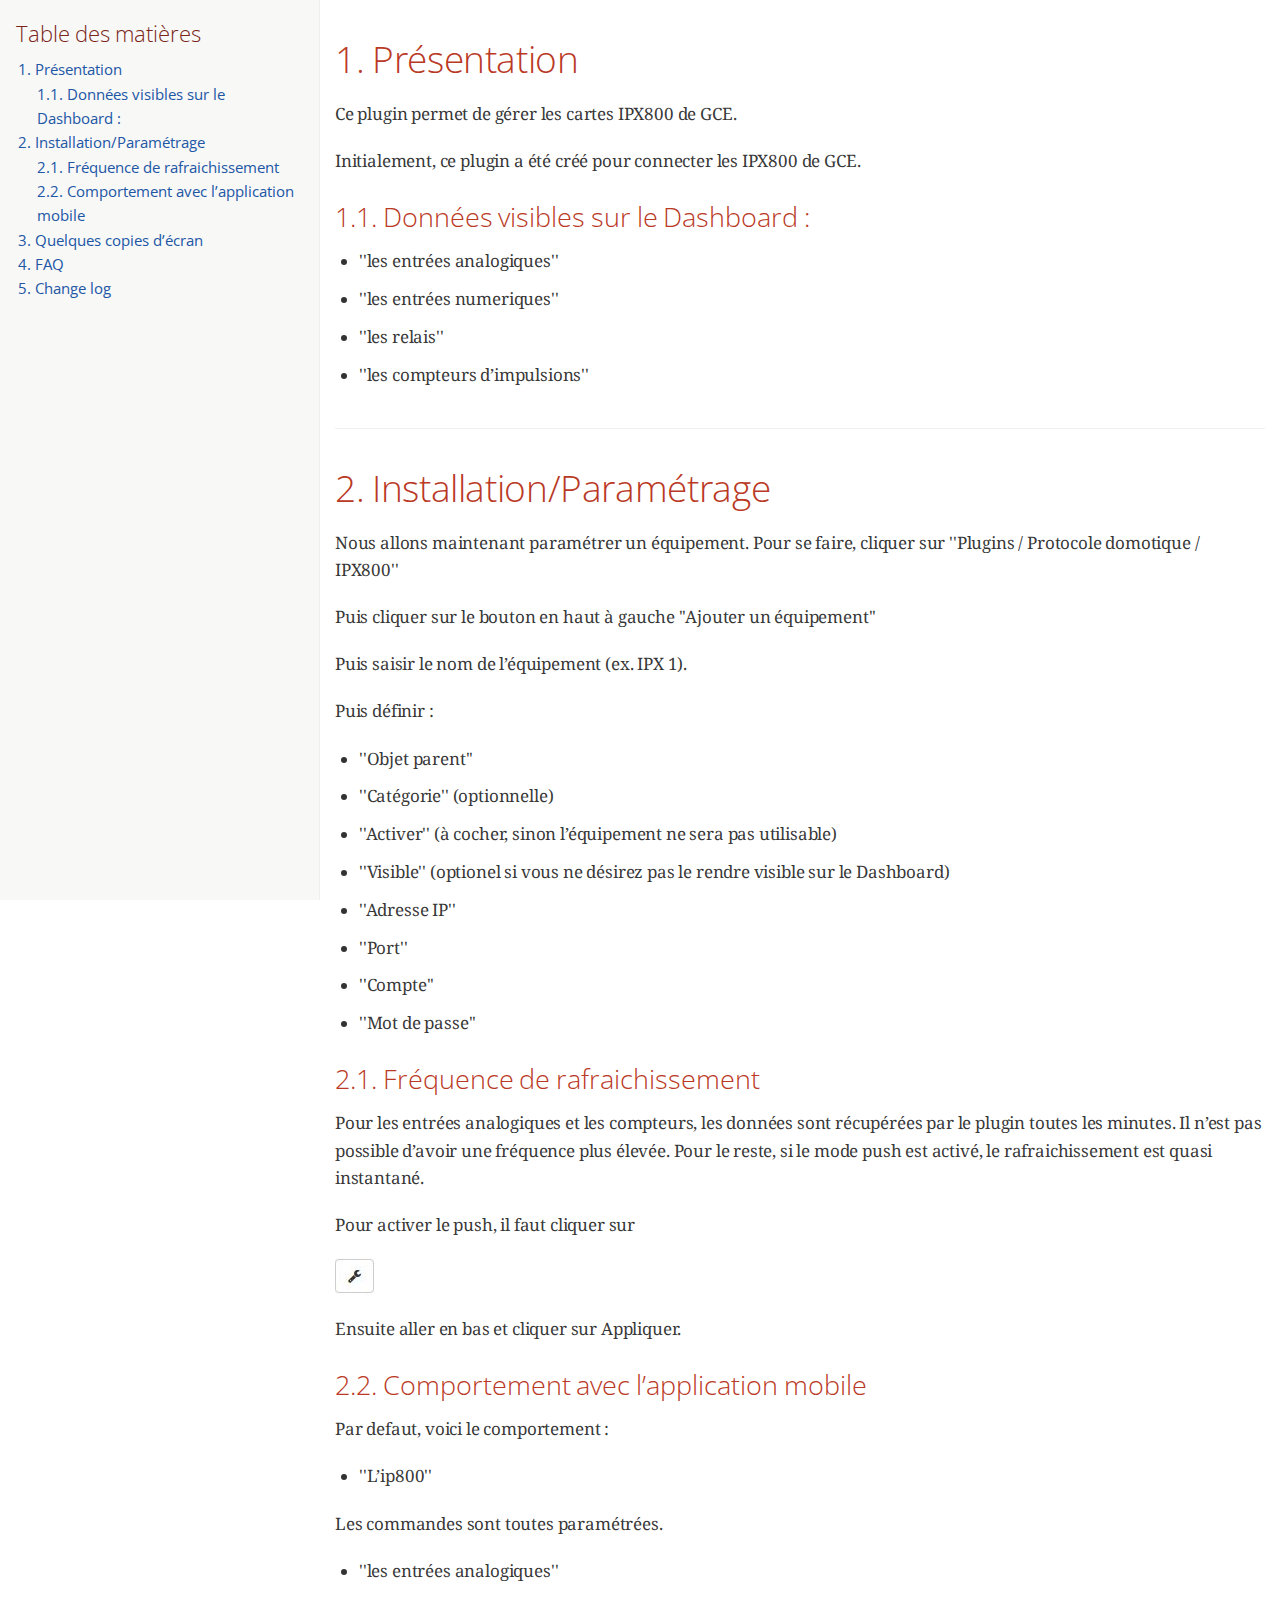
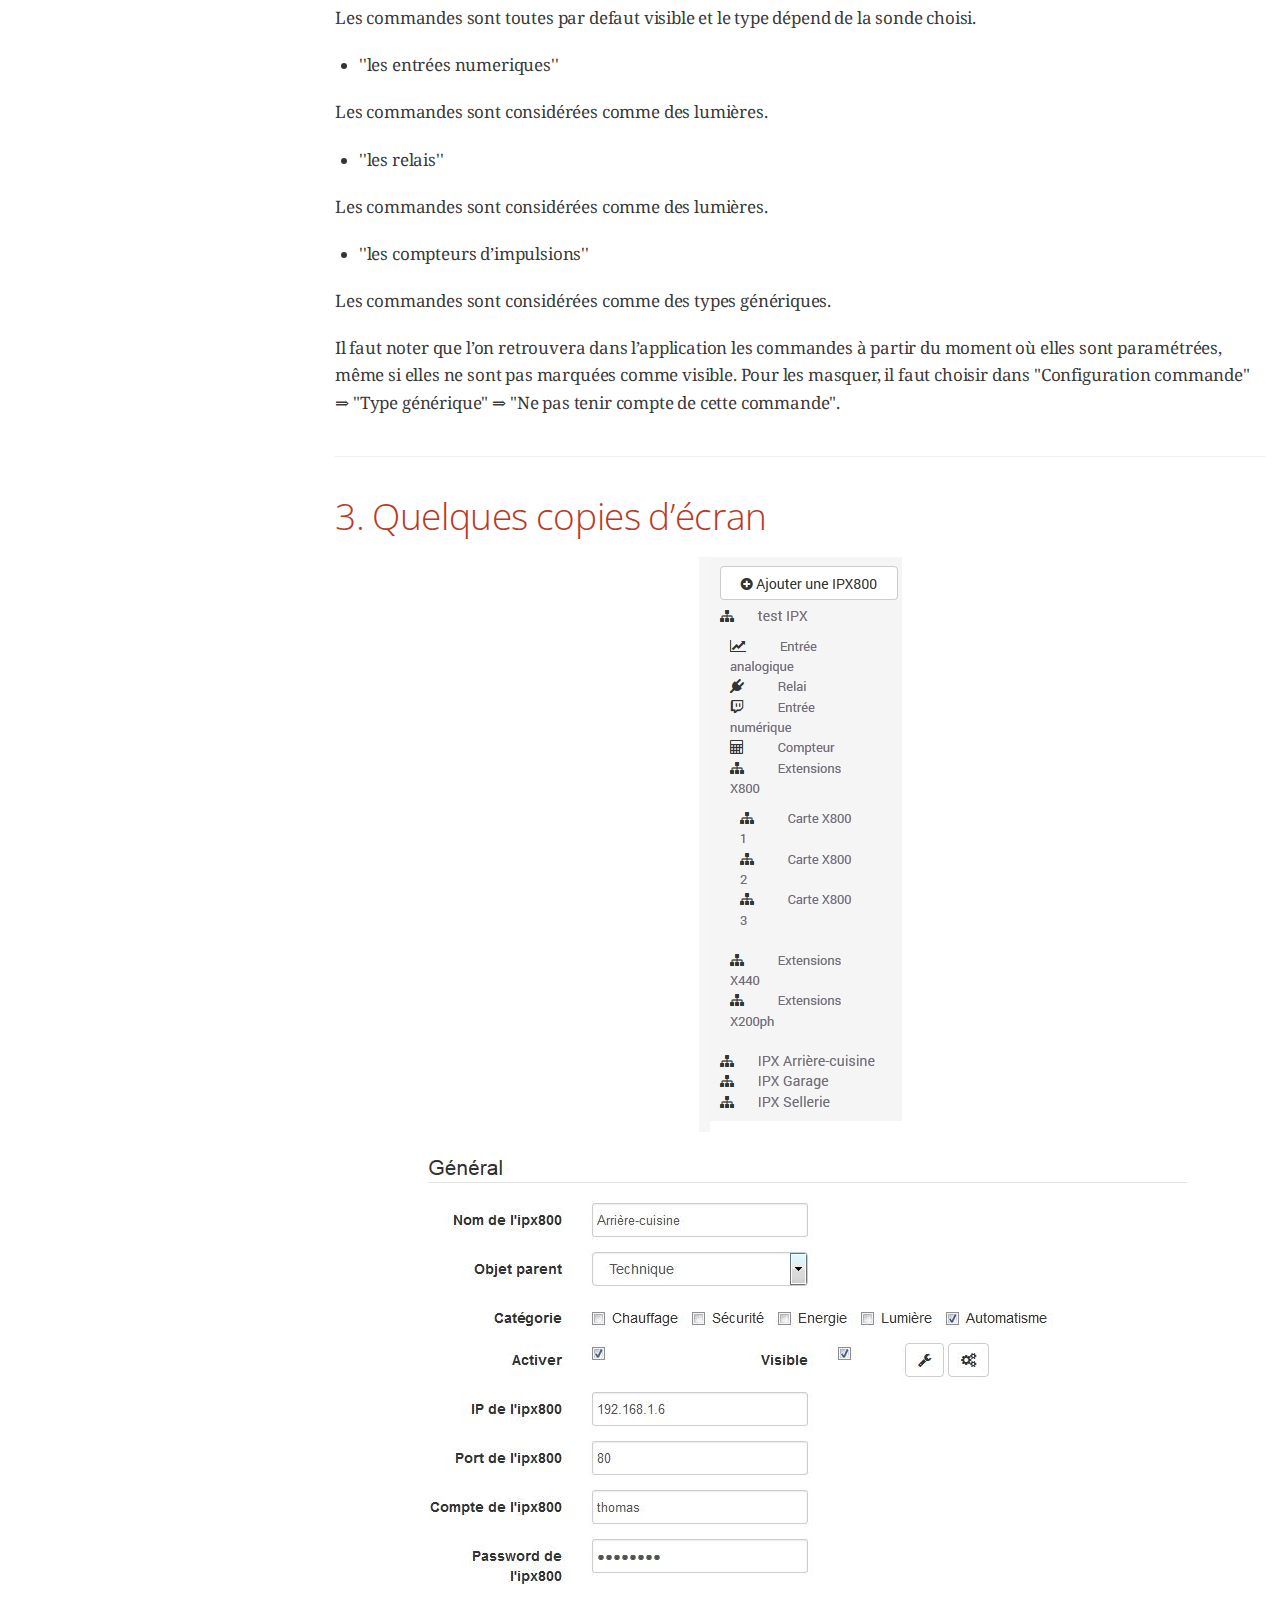
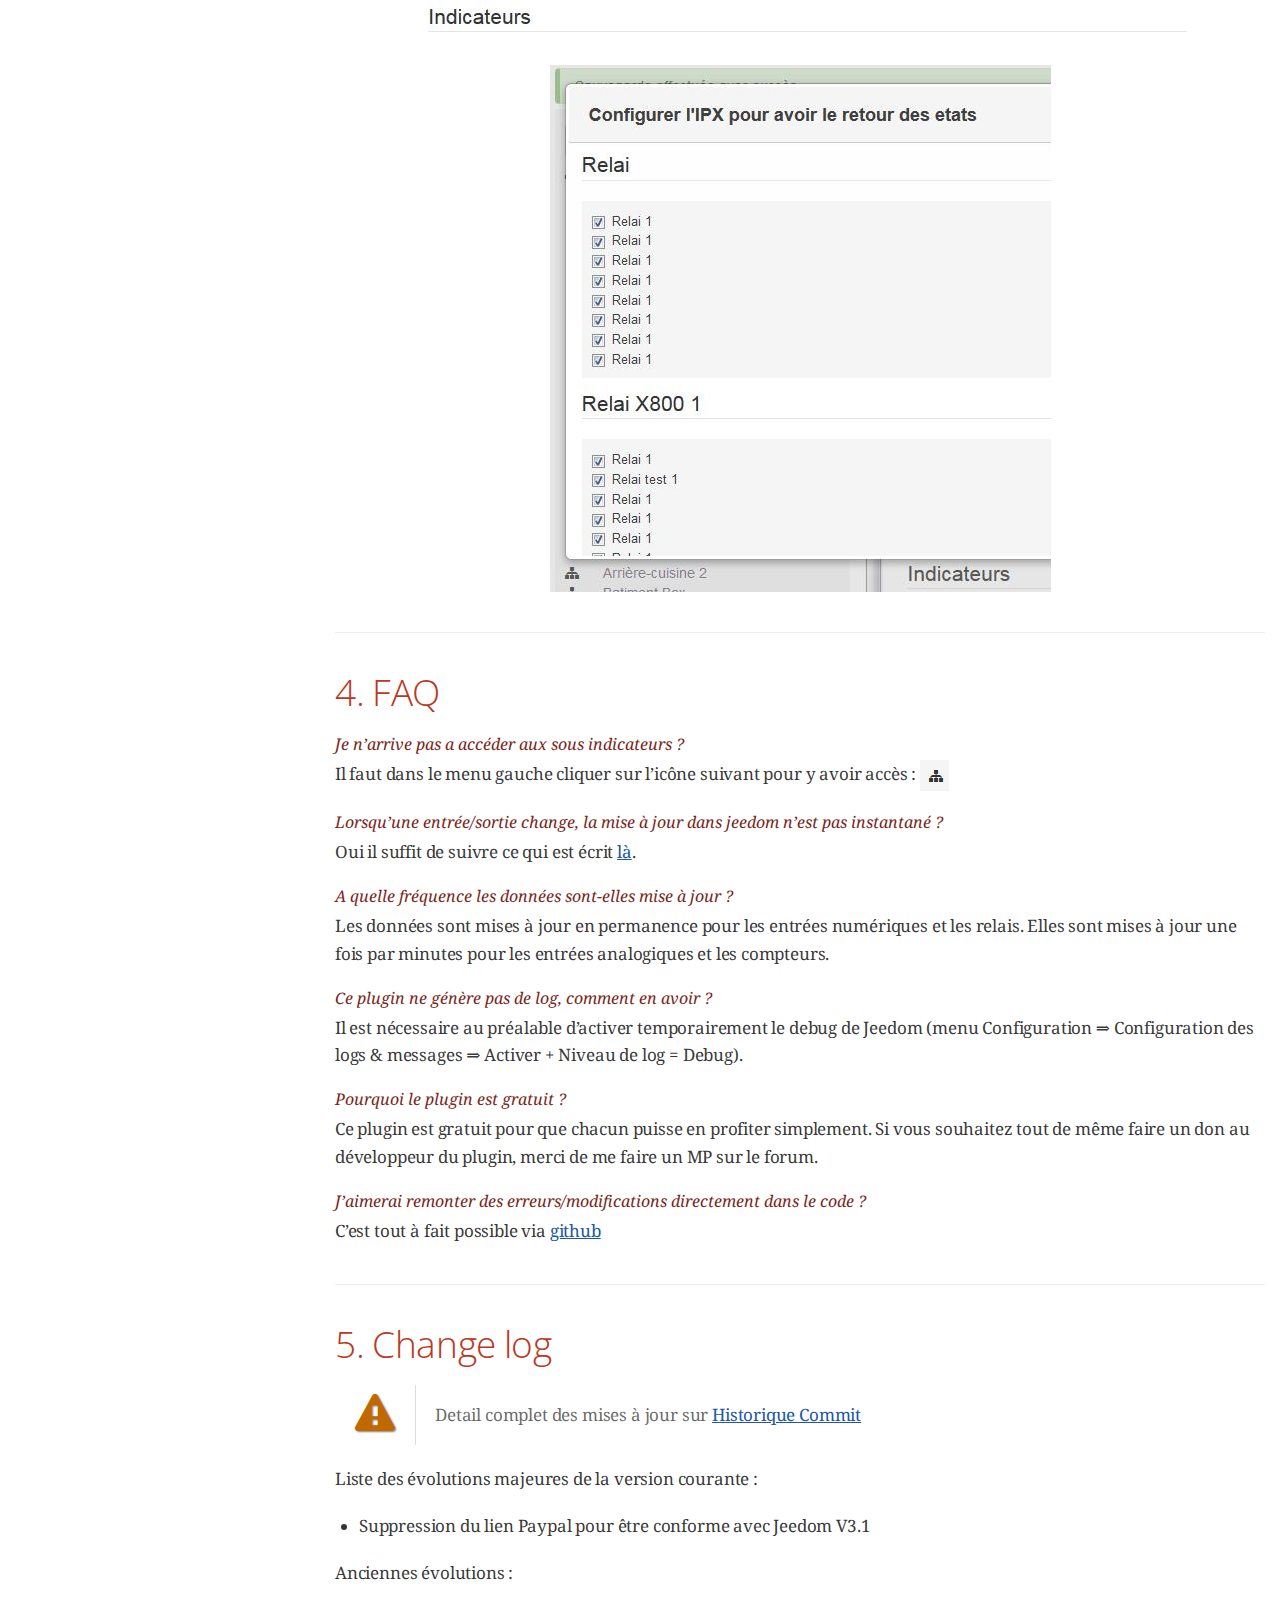
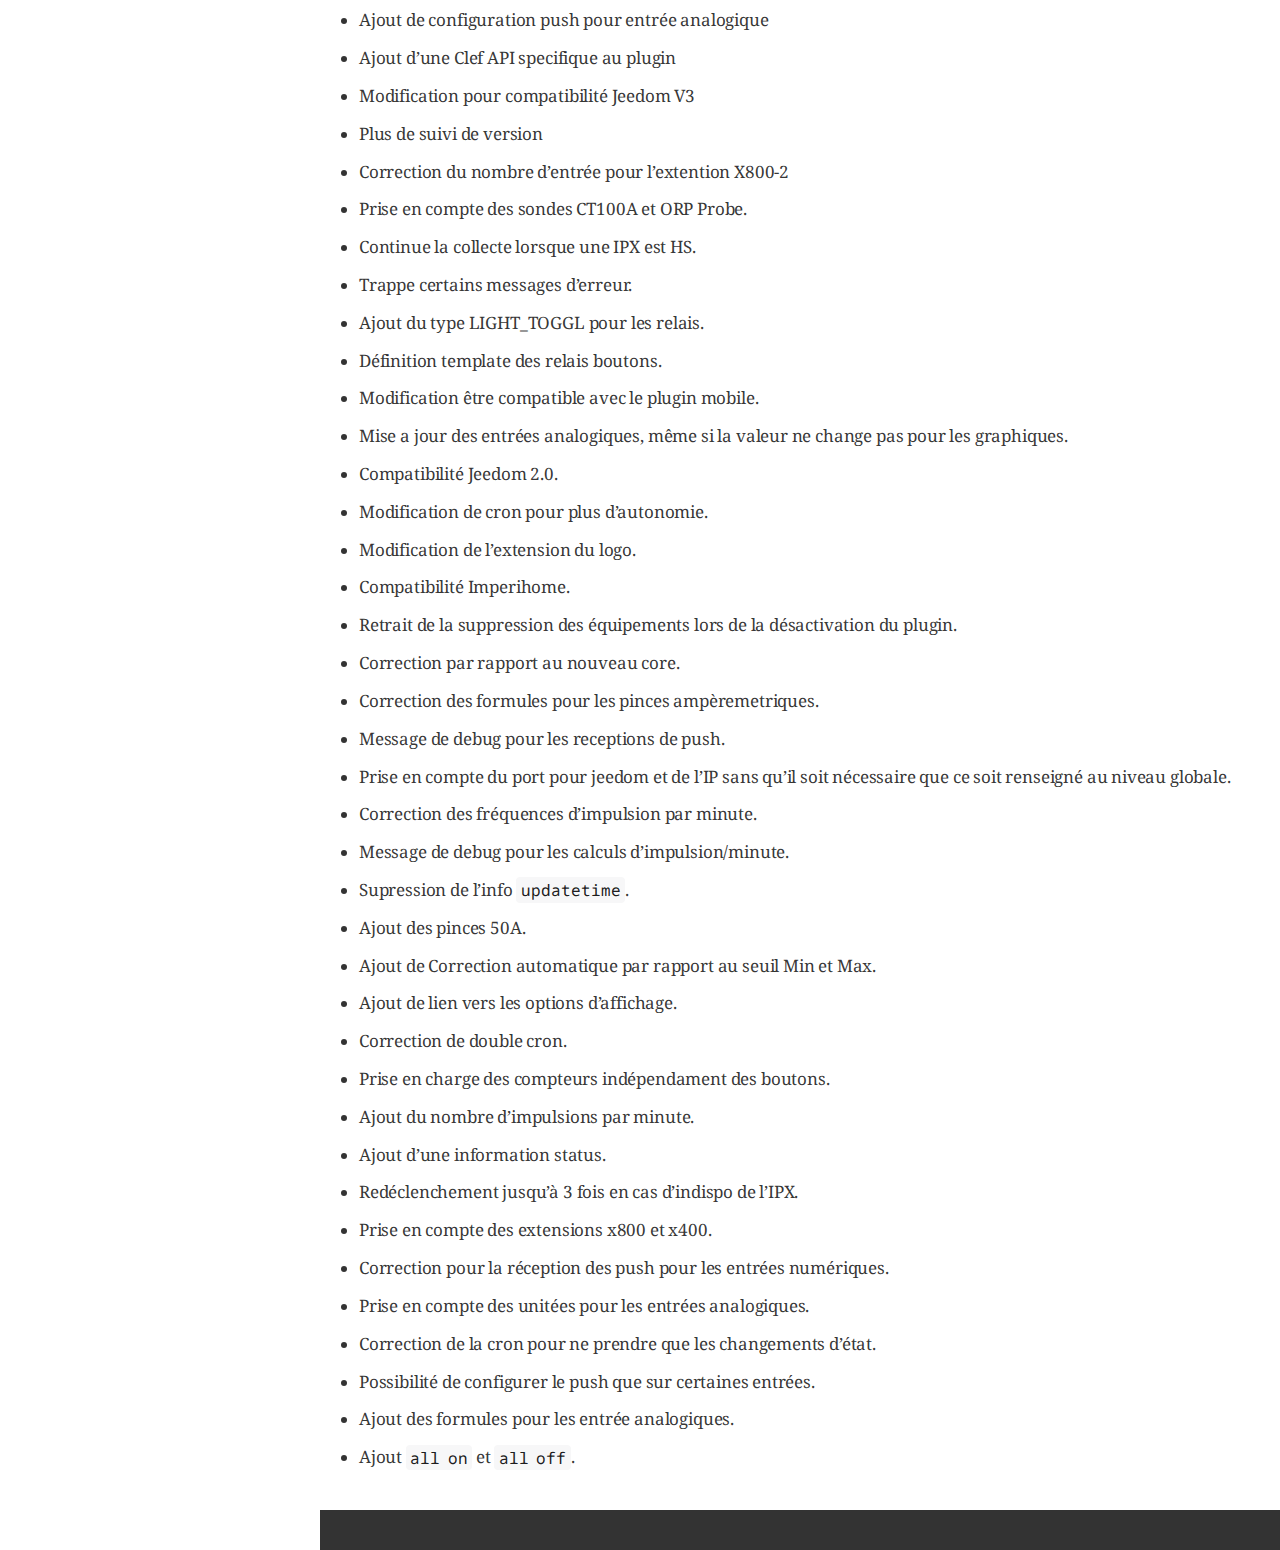
<file: plugins/ipx800/es_ES/index.html>
<!DOCTYPE html>
<html lang="en">
<head>
<meta charset="UTF-8">
<!--[if IE]><meta http-equiv="X-UA-Compatible" content="IE=edge"><![endif]-->
<meta name="viewport" content="width=device-width, initial-scale=1.0">
<meta name="generator" content="Asciidoctor 1.5.3.dev">
<title>Présentation</title>
<link rel="stylesheet" href="https://fonts.googleapis.com/css?family=Open+Sans:300,300italic,400,400italic,600,600italic%7CNoto+Serif:400,400italic,700,700italic%7CDroid+Sans+Mono:400,700">
<style>
/* Asciidoctor default stylesheet | MIT License | http://asciidoctor.org */
/* Remove the comments around the @import statement below when using this as a custom stylesheet */
/*@import "https://fonts.googleapis.com/css?family=Open+Sans:300,300italic,400,400italic,600,600italic%7CNoto+Serif:400,400italic,700,700italic%7CDroid+Sans+Mono:400,700";*/
article,aside,details,figcaption,figure,footer,header,hgroup,main,nav,section,summary{display:block}
audio,canvas,video{display:inline-block}
audio:not([controls]){display:none;height:0}
[hidden],template{display:none}
script{display:none!important}
html{font-family:sans-serif;-ms-text-size-adjust:100%;-webkit-text-size-adjust:100%}
body{margin:0}
a{background:transparent}
a:focus{outline:thin dotted}
a:active,a:hover{outline:0}
h1{font-size:2em;margin:.67em 0}
abbr[title]{border-bottom:1px dotted}
b,strong{font-weight:bold}
dfn{font-style:italic}
hr{-moz-box-sizing:content-box;box-sizing:content-box;height:0}
mark{background:#ff0;color:#000}
code,kbd,pre,samp{font-family:monospace;font-size:1em}
pre{white-space:pre-wrap}
q{quotes:"\201C" "\201D" "\2018" "\2019"}
small{font-size:80%}
sub,sup{font-size:75%;line-height:0;position:relative;vertical-align:baseline}
sup{top:-.5em}
sub{bottom:-.25em}
img{border:0}
svg:not(:root){overflow:hidden}
figure{margin:0}
fieldset{border:1px solid silver;margin:0 2px;padding:.35em .625em .75em}
legend{border:0;padding:0}
button,input,select,textarea{font-family:inherit;font-size:100%;margin:0}
button,input{line-height:normal}
button,select{text-transform:none}
button,html input[type="button"],input[type="reset"],input[type="submit"]{-webkit-appearance:button;cursor:pointer}
button[disabled],html input[disabled]{cursor:default}
input[type="checkbox"],input[type="radio"]{box-sizing:border-box;padding:0}
input[type="search"]{-webkit-appearance:textfield;-moz-box-sizing:content-box;-webkit-box-sizing:content-box;box-sizing:content-box}
input[type="search"]::-webkit-search-cancel-button,input[type="search"]::-webkit-search-decoration{-webkit-appearance:none}
button::-moz-focus-inner,input::-moz-focus-inner{border:0;padding:0}
textarea{overflow:auto;vertical-align:top}
table{border-collapse:collapse;border-spacing:0}
*,*:before,*:after{-moz-box-sizing:border-box;-webkit-box-sizing:border-box;box-sizing:border-box}
html,body{font-size:100%}
body{background:#fff;color:rgba(0,0,0,.8);padding:0;margin:0;font-family:"Noto Serif","DejaVu Serif",serif;font-weight:400;font-style:normal;line-height:1;position:relative;cursor:auto}
a:hover{cursor:pointer}
img,object,embed{max-width:100%;height:auto}
object,embed{height:100%}
img{-ms-interpolation-mode:bicubic}
#map_canvas img,#map_canvas embed,#map_canvas object,.map_canvas img,.map_canvas embed,.map_canvas object{max-width:none!important}
.left{float:left!important}
.right{float:right!important}
.text-left{text-align:left!important}
.text-right{text-align:right!important}
.text-center{text-align:center!important}
.text-justify{text-align:justify!important}
.hide{display:none}
.antialiased,body{-webkit-font-smoothing:antialiased}
img{display:inline-block;vertical-align:middle}
textarea{height:auto;min-height:50px}
select{width:100%}
p.lead,.paragraph.lead>p,#preamble>.sectionbody>.paragraph:first-of-type p{font-size:1.21875em;line-height:1.6}
.subheader,.admonitionblock td.content>.title,.audioblock>.title,.exampleblock>.title,.imageblock>.title,.listingblock>.title,.literalblock>.title,.stemblock>.title,.openblock>.title,.paragraph>.title,.quoteblock>.title,table.tableblock>.title,.verseblock>.title,.videoblock>.title,.dlist>.title,.olist>.title,.ulist>.title,.qlist>.title,.hdlist>.title{line-height:1.45;color:#7a2518;font-weight:400;margin-top:0;margin-bottom:.25em}
div,dl,dt,dd,ul,ol,li,h1,h2,h3,#toctitle,.sidebarblock>.content>.title,h4,h5,h6,pre,form,p,blockquote,th,td{margin:0;padding:0;direction:ltr}
a{color:#2156a5;text-decoration:underline;line-height:inherit}
a:hover,a:focus{color:#1d4b8f}
a img{border:none}
p{font-family:inherit;font-weight:400;font-size:1em;line-height:1.6;margin-bottom:1.25em;text-rendering:optimizeLegibility}
p aside{font-size:.875em;line-height:1.35;font-style:italic}
h1,h2,h3,#toctitle,.sidebarblock>.content>.title,h4,h5,h6{font-family:"Open Sans","DejaVu Sans",sans-serif;font-weight:300;font-style:normal;color:#ba3925;text-rendering:optimizeLegibility;margin-top:1em;margin-bottom:.5em;line-height:1.0125em}
h1 small,h2 small,h3 small,#toctitle small,.sidebarblock>.content>.title small,h4 small,h5 small,h6 small{font-size:60%;color:#e99b8f;line-height:0}
h1{font-size:2.125em}
h2{font-size:1.6875em}
h3,#toctitle,.sidebarblock>.content>.title{font-size:1.375em}
h4,h5{font-size:1.125em}
h6{font-size:1em}
hr{border:solid #ddddd8;border-width:1px 0 0;clear:both;margin:1.25em 0 1.1875em;height:0}
em,i{font-style:italic;line-height:inherit}
strong,b{font-weight:bold;line-height:inherit}
small{font-size:60%;line-height:inherit}
code{font-family:"Droid Sans Mono","DejaVu Sans Mono",monospace;font-weight:400;color:rgba(0,0,0,.9)}
ul,ol,dl{font-size:1em;line-height:1.6;margin-bottom:1.25em;list-style-position:outside;font-family:inherit}
ul,ol,ul.no-bullet,ol.no-bullet{margin-left:1.5em}
ul li ul,ul li ol{margin-left:1.25em;margin-bottom:0;font-size:1em}
ul.square li ul,ul.circle li ul,ul.disc li ul{list-style:inherit}
ul.square{list-style-type:square}
ul.circle{list-style-type:circle}
ul.disc{list-style-type:disc}
ul.no-bullet{list-style:none}
ol li ul,ol li ol{margin-left:1.25em;margin-bottom:0}
dl dt{margin-bottom:.3125em;font-weight:bold}
dl dd{margin-bottom:1.25em}
abbr,acronym{text-transform:uppercase;font-size:90%;color:rgba(0,0,0,.8);border-bottom:1px dotted #ddd;cursor:help}
abbr{text-transform:none}
blockquote{margin:0 0 1.25em;padding:.5625em 1.25em 0 1.1875em;border-left:1px solid #ddd}
blockquote cite{display:block;font-size:.9375em;color:rgba(0,0,0,.6)}
blockquote cite:before{content:"\2014 \0020"}
blockquote cite a,blockquote cite a:visited{color:rgba(0,0,0,.6)}
blockquote,blockquote p{line-height:1.6;color:rgba(0,0,0,.85)}
@media only screen and (min-width:768px){h1,h2,h3,#toctitle,.sidebarblock>.content>.title,h4,h5,h6{line-height:1.2}
h1{font-size:2.75em}
h2{font-size:2.3125em}
h3,#toctitle,.sidebarblock>.content>.title{font-size:1.6875em}
h4{font-size:1.4375em}}table{background:#fff;margin-bottom:1.25em;border:solid 1px #dedede}
table thead,table tfoot{background:#f7f8f7;font-weight:bold}
table thead tr th,table thead tr td,table tfoot tr th,table tfoot tr td{padding:.5em .625em .625em;font-size:inherit;color:rgba(0,0,0,.8);text-align:left}
table tr th,table tr td{padding:.5625em .625em;font-size:inherit;color:rgba(0,0,0,.8)}
table tr.even,table tr.alt,table tr:nth-of-type(even){background:#f8f8f7}
table thead tr th,table tfoot tr th,table tbody tr td,table tr td,table tfoot tr td{display:table-cell;line-height:1.6}
h1,h2,h3,#toctitle,.sidebarblock>.content>.title,h4,h5,h6{line-height:1.2;word-spacing:-.05em}
h1 strong,h2 strong,h3 strong,#toctitle strong,.sidebarblock>.content>.title strong,h4 strong,h5 strong,h6 strong{font-weight:400}
.clearfix:before,.clearfix:after,.float-group:before,.float-group:after{content:" ";display:table}
.clearfix:after,.float-group:after{clear:both}
*:not(pre)>code{font-size:.9375em;font-style:normal!important;letter-spacing:0;padding:.1em .5ex;word-spacing:-.15em;background-color:#f7f7f8;-webkit-border-radius:4px;border-radius:4px;line-height:1.45;text-rendering:optimizeSpeed}
pre,pre>code{line-height:1.45;color:rgba(0,0,0,.9);font-family:"Droid Sans Mono","DejaVu Sans Mono",monospace;font-weight:400;text-rendering:optimizeSpeed}
.keyseq{color:rgba(51,51,51,.8)}
kbd{display:inline-block;color:rgba(0,0,0,.8);font-size:.75em;line-height:1.4;background-color:#f7f7f7;border:1px solid #ccc;-webkit-border-radius:3px;border-radius:3px;-webkit-box-shadow:0 1px 0 rgba(0,0,0,.2),0 0 0 .1em white inset;box-shadow:0 1px 0 rgba(0,0,0,.2),0 0 0 .1em #fff inset;margin:-.15em .15em 0 .15em;padding:.2em .6em .2em .5em;vertical-align:middle;white-space:nowrap}
.keyseq kbd:first-child{margin-left:0}
.keyseq kbd:last-child{margin-right:0}
.menuseq,.menu{color:rgba(0,0,0,.8)}
b.button:before,b.button:after{position:relative;top:-1px;font-weight:400}
b.button:before{content:"[";padding:0 3px 0 2px}
b.button:after{content:"]";padding:0 2px 0 3px}
p a>code:hover{color:rgba(0,0,0,.9)}
#header,#content,#footnotes,#footer{width:100%;margin-left:auto;margin-right:auto;margin-top:0;margin-bottom:0;max-width:62.5em;*zoom:1;position:relative;padding-left:.9375em;padding-right:.9375em}
#header:before,#header:after,#content:before,#content:after,#footnotes:before,#footnotes:after,#footer:before,#footer:after{content:" ";display:table}
#header:after,#content:after,#footnotes:after,#footer:after{clear:both}
#content{margin-top:1.25em}
#content:before{content:none}
#header>h1:first-child{color:rgba(0,0,0,.85);margin-top:2.25rem;margin-bottom:0}
#header>h1:first-child+#toc{margin-top:8px;border-top:1px solid #ddddd8}
#header>h1:only-child,body.toc2 #header>h1:nth-last-child(2){border-bottom:1px solid #ddddd8;padding-bottom:8px}
#header .details{border-bottom:1px solid #ddddd8;line-height:1.45;padding-top:.25em;padding-bottom:.25em;padding-left:.25em;color:rgba(0,0,0,.6);display:-ms-flexbox;display:-webkit-flex;display:flex;-ms-flex-flow:row wrap;-webkit-flex-flow:row wrap;flex-flow:row wrap}
#header .details span:first-child{margin-left:-.125em}
#header .details span.email a{color:rgba(0,0,0,.85)}
#header .details br{display:none}
#header .details br+span:before{content:"\00a0\2013\00a0"}
#header .details br+span.author:before{content:"\00a0\22c5\00a0";color:rgba(0,0,0,.85)}
#header .details br+span#revremark:before{content:"\00a0|\00a0"}
#header #revnumber{text-transform:capitalize}
#header #revnumber:after{content:"\00a0"}
#content>h1:first-child:not([class]){color:rgba(0,0,0,.85);border-bottom:1px solid #ddddd8;padding-bottom:8px;margin-top:0;padding-top:1rem;margin-bottom:1.25rem}
#toc{border-bottom:1px solid #efefed;padding-bottom:.5em}
#toc>ul{margin-left:.125em}
#toc ul.sectlevel0>li>a{font-style:italic}
#toc ul.sectlevel0 ul.sectlevel1{margin:.5em 0}
#toc ul{font-family:"Open Sans","DejaVu Sans",sans-serif;list-style-type:none}
#toc a{text-decoration:none}
#toc a:active{text-decoration:underline}
#toctitle{color:#7a2518;font-size:1.2em}
@media only screen and (min-width:768px){#toctitle{font-size:1.375em}
body.toc2{padding-left:15em;padding-right:0}
#toc.toc2{margin-top:0!important;background-color:#f8f8f7;position:fixed;width:15em;left:0;top:0;border-right:1px solid #efefed;border-top-width:0!important;border-bottom-width:0!important;z-index:1000;padding:1.25em 1em;height:100%;overflow:auto}
#toc.toc2 #toctitle{margin-top:0;font-size:1.2em}
#toc.toc2>ul{font-size:.9em;margin-bottom:0}
#toc.toc2 ul ul{margin-left:0;padding-left:1em}
#toc.toc2 ul.sectlevel0 ul.sectlevel1{padding-left:0;margin-top:.5em;margin-bottom:.5em}
body.toc2.toc-right{padding-left:0;padding-right:15em}
body.toc2.toc-right #toc.toc2{border-right-width:0;border-left:1px solid #efefed;left:auto;right:0}}@media only screen and (min-width:1280px){body.toc2{padding-left:20em;padding-right:0}
#toc.toc2{width:20em}
#toc.toc2 #toctitle{font-size:1.375em}
#toc.toc2>ul{font-size:.95em}
#toc.toc2 ul ul{padding-left:1.25em}
body.toc2.toc-right{padding-left:0;padding-right:20em}}#content #toc{border-style:solid;border-width:1px;border-color:#e0e0dc;margin-bottom:1.25em;padding:1.25em;background:#f8f8f7;-webkit-border-radius:4px;border-radius:4px}
#content #toc>:first-child{margin-top:0}
#content #toc>:last-child{margin-bottom:0}
#footer{max-width:100%;background-color:rgba(0,0,0,.8);padding:1.25em}
#footer-text{color:rgba(255,255,255,.8);line-height:1.44}
.sect1{padding-bottom:.625em}
@media only screen and (min-width:768px){.sect1{padding-bottom:1.25em}}.sect1+.sect1{border-top:1px solid #efefed}
#content h1>a.anchor,h2>a.anchor,h3>a.anchor,#toctitle>a.anchor,.sidebarblock>.content>.title>a.anchor,h4>a.anchor,h5>a.anchor,h6>a.anchor{position:absolute;z-index:1001;width:1.5ex;margin-left:-1.5ex;display:block;text-decoration:none!important;visibility:hidden;text-align:center;font-weight:400}
#content h1>a.anchor:before,h2>a.anchor:before,h3>a.anchor:before,#toctitle>a.anchor:before,.sidebarblock>.content>.title>a.anchor:before,h4>a.anchor:before,h5>a.anchor:before,h6>a.anchor:before{content:"\00A7";font-size:.85em;display:block;padding-top:.1em}
#content h1:hover>a.anchor,#content h1>a.anchor:hover,h2:hover>a.anchor,h2>a.anchor:hover,h3:hover>a.anchor,#toctitle:hover>a.anchor,.sidebarblock>.content>.title:hover>a.anchor,h3>a.anchor:hover,#toctitle>a.anchor:hover,.sidebarblock>.content>.title>a.anchor:hover,h4:hover>a.anchor,h4>a.anchor:hover,h5:hover>a.anchor,h5>a.anchor:hover,h6:hover>a.anchor,h6>a.anchor:hover{visibility:visible}
#content h1>a.link,h2>a.link,h3>a.link,#toctitle>a.link,.sidebarblock>.content>.title>a.link,h4>a.link,h5>a.link,h6>a.link{color:#ba3925;text-decoration:none}
#content h1>a.link:hover,h2>a.link:hover,h3>a.link:hover,#toctitle>a.link:hover,.sidebarblock>.content>.title>a.link:hover,h4>a.link:hover,h5>a.link:hover,h6>a.link:hover{color:#a53221}
.audioblock,.imageblock,.literalblock,.listingblock,.stemblock,.videoblock{margin-bottom:1.25em}
.admonitionblock td.content>.title,.audioblock>.title,.exampleblock>.title,.imageblock>.title,.listingblock>.title,.literalblock>.title,.stemblock>.title,.openblock>.title,.paragraph>.title,.quoteblock>.title,table.tableblock>.title,.verseblock>.title,.videoblock>.title,.dlist>.title,.olist>.title,.ulist>.title,.qlist>.title,.hdlist>.title{text-rendering:optimizeLegibility;text-align:left;font-family:"Noto Serif","DejaVu Serif",serif;font-size:1rem;font-style:italic}
table.tableblock>caption.title{white-space:nowrap;overflow:visible;max-width:0}
.paragraph.lead>p,#preamble>.sectionbody>.paragraph:first-of-type p{color:rgba(0,0,0,.85)}
table.tableblock #preamble>.sectionbody>.paragraph:first-of-type p{font-size:inherit}
.admonitionblock>table{border-collapse:separate;border:0;background:none;width:100%}
.admonitionblock>table td.icon{text-align:center;width:80px}
.admonitionblock>table td.icon img{max-width:none}
.admonitionblock>table td.icon .title{font-weight:bold;font-family:"Open Sans","DejaVu Sans",sans-serif;text-transform:uppercase}
.admonitionblock>table td.content{padding-left:1.125em;padding-right:1.25em;border-left:1px solid #ddddd8;color:rgba(0,0,0,.6)}
.admonitionblock>table td.content>:last-child>:last-child{margin-bottom:0}
.exampleblock>.content{border-style:solid;border-width:1px;border-color:#e6e6e6;margin-bottom:1.25em;padding:1.25em;background:#fff;-webkit-border-radius:4px;border-radius:4px}
.exampleblock>.content>:first-child{margin-top:0}
.exampleblock>.content>:last-child{margin-bottom:0}
.sidebarblock{border-style:solid;border-width:1px;border-color:#e0e0dc;margin-bottom:1.25em;padding:1.25em;background:#f8f8f7;-webkit-border-radius:4px;border-radius:4px}
.sidebarblock>:first-child{margin-top:0}
.sidebarblock>:last-child{margin-bottom:0}
.sidebarblock>.content>.title{color:#7a2518;margin-top:0;text-align:center}
.exampleblock>.content>:last-child>:last-child,.exampleblock>.content .olist>ol>li:last-child>:last-child,.exampleblock>.content .ulist>ul>li:last-child>:last-child,.exampleblock>.content .qlist>ol>li:last-child>:last-child,.sidebarblock>.content>:last-child>:last-child,.sidebarblock>.content .olist>ol>li:last-child>:last-child,.sidebarblock>.content .ulist>ul>li:last-child>:last-child,.sidebarblock>.content .qlist>ol>li:last-child>:last-child{margin-bottom:0}
.literalblock pre,.listingblock pre:not(.highlight),.listingblock pre[class="highlight"],.listingblock pre[class^="highlight "],.listingblock pre.CodeRay,.listingblock pre.prettyprint{background:#f7f7f8}
.sidebarblock .literalblock pre,.sidebarblock .listingblock pre:not(.highlight),.sidebarblock .listingblock pre[class="highlight"],.sidebarblock .listingblock pre[class^="highlight "],.sidebarblock .listingblock pre.CodeRay,.sidebarblock .listingblock pre.prettyprint{background:#f2f1f1}
.literalblock pre,.literalblock pre[class],.listingblock pre,.listingblock pre[class]{-webkit-border-radius:4px;border-radius:4px;word-wrap:break-word;padding:1em;font-size:.8125em}
.literalblock pre.nowrap,.literalblock pre[class].nowrap,.listingblock pre.nowrap,.listingblock pre[class].nowrap{overflow-x:auto;white-space:pre;word-wrap:normal}
@media only screen and (min-width:768px){.literalblock pre,.literalblock pre[class],.listingblock pre,.listingblock pre[class]{font-size:.90625em}}@media only screen and (min-width:1280px){.literalblock pre,.literalblock pre[class],.listingblock pre,.listingblock pre[class]{font-size:1em}}.literalblock.output pre{color:#f7f7f8;background-color:rgba(0,0,0,.9)}
.listingblock pre.highlightjs{padding:0}
.listingblock pre.highlightjs>code{padding:1em;-webkit-border-radius:4px;border-radius:4px}
.listingblock pre.prettyprint{border-width:0}
.listingblock>.content{position:relative}
.listingblock code[data-lang]:before{display:none;content:attr(data-lang);position:absolute;font-size:.75em;top:.425rem;right:.5rem;line-height:1;text-transform:uppercase;color:#999}
.listingblock:hover code[data-lang]:before{display:block}
.listingblock.terminal pre .command:before{content:attr(data-prompt);padding-right:.5em;color:#999}
.listingblock.terminal pre .command:not([data-prompt]):before{content:"$"}
table.pyhltable{border-collapse:separate;border:0;margin-bottom:0;background:none}
table.pyhltable td{vertical-align:top;padding-top:0;padding-bottom:0}
table.pyhltable td.code{padding-left:.75em;padding-right:0}
pre.pygments .lineno,table.pyhltable td:not(.code){color:#999;padding-left:0;padding-right:.5em;border-right:1px solid #ddddd8}
pre.pygments .lineno{display:inline-block;margin-right:.25em}
table.pyhltable .linenodiv{background:none!important;padding-right:0!important}
.quoteblock{margin:0 1em 1.25em 1.5em;display:table}
.quoteblock>.title{margin-left:-1.5em;margin-bottom:.75em}
.quoteblock blockquote,.quoteblock blockquote p{color:rgba(0,0,0,.85);font-size:1.15rem;line-height:1.75;word-spacing:.1em;letter-spacing:0;font-style:italic;text-align:justify}
.quoteblock blockquote{margin:0;padding:0;border:0}
.quoteblock blockquote:before{content:"\201c";float:left;font-size:2.75em;font-weight:bold;line-height:.6em;margin-left:-.6em;color:#7a2518;text-shadow:0 1px 2px rgba(0,0,0,.1)}
.quoteblock blockquote>.paragraph:last-child p{margin-bottom:0}
.quoteblock .attribution{margin-top:.5em;margin-right:.5ex;text-align:right}
.quoteblock .quoteblock{margin-left:0;margin-right:0;padding:.5em 0;border-left:3px solid rgba(0,0,0,.6)}
.quoteblock .quoteblock blockquote{padding:0 0 0 .75em}
.quoteblock .quoteblock blockquote:before{display:none}
.verseblock{margin:0 1em 1.25em 1em}
.verseblock pre{font-family:"Open Sans","DejaVu Sans",sans;font-size:1.15rem;color:rgba(0,0,0,.85);font-weight:300;text-rendering:optimizeLegibility}
.verseblock pre strong{font-weight:400}
.verseblock .attribution{margin-top:1.25rem;margin-left:.5ex}
.quoteblock .attribution,.verseblock .attribution{font-size:.9375em;line-height:1.45;font-style:italic}
.quoteblock .attribution br,.verseblock .attribution br{display:none}
.quoteblock .attribution cite,.verseblock .attribution cite{display:block;letter-spacing:-.05em;color:rgba(0,0,0,.6)}
.quoteblock.abstract{margin:0 0 1.25em 0;display:block}
.quoteblock.abstract blockquote,.quoteblock.abstract blockquote p{text-align:left;word-spacing:0}
.quoteblock.abstract blockquote:before,.quoteblock.abstract blockquote p:first-of-type:before{display:none}
table.tableblock{max-width:100%;border-collapse:separate}
table.tableblock td>.paragraph:last-child p>p:last-child,table.tableblock th>p:last-child,table.tableblock td>p:last-child{margin-bottom:0}
table.spread{width:100%}
table.tableblock,th.tableblock,td.tableblock{border:0 solid #dedede}
table.grid-all th.tableblock,table.grid-all td.tableblock{border-width:0 1px 1px 0}
table.grid-all tfoot>tr>th.tableblock,table.grid-all tfoot>tr>td.tableblock{border-width:1px 1px 0 0}
table.grid-cols th.tableblock,table.grid-cols td.tableblock{border-width:0 1px 0 0}
table.grid-all *>tr>.tableblock:last-child,table.grid-cols *>tr>.tableblock:last-child{border-right-width:0}
table.grid-rows th.tableblock,table.grid-rows td.tableblock{border-width:0 0 1px 0}
table.grid-all tbody>tr:last-child>th.tableblock,table.grid-all tbody>tr:last-child>td.tableblock,table.grid-all thead:last-child>tr>th.tableblock,table.grid-rows tbody>tr:last-child>th.tableblock,table.grid-rows tbody>tr:last-child>td.tableblock,table.grid-rows thead:last-child>tr>th.tableblock{border-bottom-width:0}
table.grid-rows tfoot>tr>th.tableblock,table.grid-rows tfoot>tr>td.tableblock{border-width:1px 0 0 0}
table.frame-all{border-width:1px}
table.frame-sides{border-width:0 1px}
table.frame-topbot{border-width:1px 0}
th.halign-left,td.halign-left{text-align:left}
th.halign-right,td.halign-right{text-align:right}
th.halign-center,td.halign-center{text-align:center}
th.valign-top,td.valign-top{vertical-align:top}
th.valign-bottom,td.valign-bottom{vertical-align:bottom}
th.valign-middle,td.valign-middle{vertical-align:middle}
table thead th,table tfoot th{font-weight:bold}
tbody tr th{display:table-cell;line-height:1.6;background:#f7f8f7}
tbody tr th,tbody tr th p,tfoot tr th,tfoot tr th p{color:rgba(0,0,0,.8);font-weight:bold}
p.tableblock>code:only-child{background:none;padding:0}
p.tableblock{font-size:1em}
td>div.verse{white-space:pre}
ol{margin-left:1.75em}
ul li ol{margin-left:1.5em}
dl dd{margin-left:1.125em}
dl dd:last-child,dl dd:last-child>:last-child{margin-bottom:0}
ol>li p,ul>li p,ul dd,ol dd,.olist .olist,.ulist .ulist,.ulist .olist,.olist .ulist{margin-bottom:.625em}
ul.unstyled,ol.unnumbered,ul.checklist,ul.none{list-style-type:none}
ul.unstyled,ol.unnumbered,ul.checklist{margin-left:.625em}
ul.checklist li>p:first-child>.fa-square-o:first-child,ul.checklist li>p:first-child>.fa-check-square-o:first-child{width:1em;font-size:.85em}
ul.checklist li>p:first-child>input[type="checkbox"]:first-child{width:1em;position:relative;top:1px}
ul.inline{margin:0 auto .625em auto;margin-left:-1.375em;margin-right:0;padding:0;list-style:none;overflow:hidden}
ul.inline>li{list-style:none;float:left;margin-left:1.375em;display:block}
ul.inline>li>*{display:block}
.unstyled dl dt{font-weight:400;font-style:normal}
ol.arabic{list-style-type:decimal}
ol.decimal{list-style-type:decimal-leading-zero}
ol.loweralpha{list-style-type:lower-alpha}
ol.upperalpha{list-style-type:upper-alpha}
ol.lowerroman{list-style-type:lower-roman}
ol.upperroman{list-style-type:upper-roman}
ol.lowergreek{list-style-type:lower-greek}
.hdlist>table,.colist>table{border:0;background:none}
.hdlist>table>tbody>tr,.colist>table>tbody>tr{background:none}
td.hdlist1{padding-right:.75em;font-weight:bold}
td.hdlist1,td.hdlist2{vertical-align:top}
.literalblock+.colist,.listingblock+.colist{margin-top:-.5em}
.colist>table tr>td:first-of-type{padding:0 .75em;line-height:1}
.colist>table tr>td:last-of-type{padding:.25em 0}
.thumb,.th{line-height:0;display:inline-block;border:solid 4px #fff;-webkit-box-shadow:0 0 0 1px #ddd;box-shadow:0 0 0 1px #ddd}
.imageblock.left,.imageblock[style*="float: left"]{margin:.25em .625em 1.25em 0}
.imageblock.right,.imageblock[style*="float: right"]{margin:.25em 0 1.25em .625em}
.imageblock>.title{margin-bottom:0}
.imageblock.thumb,.imageblock.th{border-width:6px}
.imageblock.thumb>.title,.imageblock.th>.title{padding:0 .125em}
.image.left,.image.right{margin-top:.25em;margin-bottom:.25em;display:inline-block;line-height:0}
.image.left{margin-right:.625em}
.image.right{margin-left:.625em}
a.image{text-decoration:none}
span.footnote,span.footnoteref{vertical-align:super;font-size:.875em}
span.footnote a,span.footnoteref a{text-decoration:none}
span.footnote a:active,span.footnoteref a:active{text-decoration:underline}
#footnotes{padding-top:.75em;padding-bottom:.75em;margin-bottom:.625em}
#footnotes hr{width:20%;min-width:6.25em;margin:-.25em 0 .75em 0;border-width:1px 0 0 0}
#footnotes .footnote{padding:0 .375em;line-height:1.3;font-size:.875em;margin-left:1.2em;text-indent:-1.2em;margin-bottom:.2em}
#footnotes .footnote a:first-of-type{font-weight:bold;text-decoration:none}
#footnotes .footnote:last-of-type{margin-bottom:0}
#content #footnotes{margin-top:-.625em;margin-bottom:0;padding:.75em 0}
.gist .file-data>table{border:0;background:#fff;width:100%;margin-bottom:0}
.gist .file-data>table td.line-data{width:99%}
div.unbreakable{page-break-inside:avoid}
.big{font-size:larger}
.small{font-size:smaller}
.underline{text-decoration:underline}
.overline{text-decoration:overline}
.line-through{text-decoration:line-through}
.aqua{color:#00bfbf}
.aqua-background{background-color:#00fafa}
.black{color:#000}
.black-background{background-color:#000}
.blue{color:#0000bf}
.blue-background{background-color:#0000fa}
.fuchsia{color:#bf00bf}
.fuchsia-background{background-color:#fa00fa}
.gray{color:#606060}
.gray-background{background-color:#7d7d7d}
.green{color:#006000}
.green-background{background-color:#007d00}
.lime{color:#00bf00}
.lime-background{background-color:#00fa00}
.maroon{color:#600000}
.maroon-background{background-color:#7d0000}
.navy{color:#000060}
.navy-background{background-color:#00007d}
.olive{color:#606000}
.olive-background{background-color:#7d7d00}
.purple{color:#600060}
.purple-background{background-color:#7d007d}
.red{color:#bf0000}
.red-background{background-color:#fa0000}
.silver{color:#909090}
.silver-background{background-color:#bcbcbc}
.teal{color:#006060}
.teal-background{background-color:#007d7d}
.white{color:#bfbfbf}
.white-background{background-color:#fafafa}
.yellow{color:#bfbf00}
.yellow-background{background-color:#fafa00}
span.icon>.fa{cursor:default}
.admonitionblock td.icon [class^="fa icon-"]{font-size:2.5em;text-shadow:1px 1px 2px rgba(0,0,0,.5);cursor:default}
.admonitionblock td.icon .icon-note:before{content:"\f05a";color:#19407c}
.admonitionblock td.icon .icon-tip:before{content:"\f0eb";text-shadow:1px 1px 2px rgba(155,155,0,.8);color:#111}
.admonitionblock td.icon .icon-warning:before{content:"\f071";color:#bf6900}
.admonitionblock td.icon .icon-caution:before{content:"\f06d";color:#bf3400}
.admonitionblock td.icon .icon-important:before{content:"\f06a";color:#bf0000}
.conum[data-value]{display:inline-block;color:#fff!important;background-color:rgba(0,0,0,.8);-webkit-border-radius:100px;border-radius:100px;text-align:center;font-size:.75em;width:1.67em;height:1.67em;line-height:1.67em;font-family:"Open Sans","DejaVu Sans",sans-serif;font-style:normal;font-weight:bold}
.conum[data-value] *{color:#fff!important}
.conum[data-value]+b{display:none}
.conum[data-value]:after{content:attr(data-value)}
pre .conum[data-value]{position:relative;top:-.125em}
b.conum *{color:inherit!important}
.conum:not([data-value]):empty{display:none}
h1,h2{letter-spacing:-.01em}
dt,th.tableblock,td.content{text-rendering:optimizeLegibility}
p,td.content{letter-spacing:-.01em}
p strong,td.content strong{letter-spacing:-.005em}
p,blockquote,dt,td.content{font-size:1.0625rem}
p{margin-bottom:1.25rem}
.sidebarblock p,.sidebarblock dt,.sidebarblock td.content,p.tableblock{font-size:1em}
.exampleblock>.content{background-color:#fffef7;border-color:#e0e0dc;-webkit-box-shadow:0 1px 4px #e0e0dc;box-shadow:0 1px 4px #e0e0dc}
.print-only{display:none!important}
@media print{@page{margin:1.25cm .75cm}
*{-webkit-box-shadow:none!important;box-shadow:none!important;text-shadow:none!important}
a{color:inherit!important;text-decoration:underline!important}
a.bare,a[href^="#"],a[href^="mailto:"]{text-decoration:none!important}
a[href^="http:"]:not(.bare):after,a[href^="https:"]:not(.bare):after{content:"(" attr(href) ")";display:inline-block;font-size:.875em;padding-left:.25em}
abbr[title]:after{content:" (" attr(title) ")"}
pre,blockquote,tr,img{page-break-inside:avoid}
thead{display:table-header-group}
img{max-width:100%!important}
p,blockquote,dt,td.content{font-size:1em;orphans:3;widows:3}
h2,h3,#toctitle,.sidebarblock>.content>.title{page-break-after:avoid}
#toc,.sidebarblock,.exampleblock>.content{background:none!important}
#toc{border-bottom:1px solid #ddddd8!important;padding-bottom:0!important}
.sect1{padding-bottom:0!important}
.sect1+.sect1{border:0!important}
#header>h1:first-child{margin-top:1.25rem}
body.book #header{text-align:center}
body.book #header>h1:first-child{border:0!important;margin:2.5em 0 1em 0}
body.book #header .details{border:0!important;display:block;padding:0!important}
body.book #header .details span:first-child{margin-left:0!important}
body.book #header .details br{display:block}
body.book #header .details br+span:before{content:none!important}
body.book #toc{border:0!important;text-align:left!important;padding:0!important;margin:0!important}
body.book #toc,body.book #preamble,body.book h1.sect0,body.book .sect1>h2{page-break-before:always}
.listingblock code[data-lang]:before{display:block}
#footer{background:none!important;padding:0 .9375em}
#footer-text{color:rgba(0,0,0,.6)!important;font-size:.9em}
.hide-on-print{display:none!important}
.print-only{display:block!important}
.hide-for-print{display:none!important}
.show-for-print{display:inherit!important}}
</style>
<link rel="stylesheet" href="https://cdnjs.cloudflare.com/ajax/libs/font-awesome/4.3.0/css/font-awesome.min.css">
</head>
<body class="article toc2 toc-left">
<div id="header">
<div id="toc" class="toc2">
<div id="toctitle">Table des matières</div>
<ul class="sectlevel1">
<li><a href="#_présentation">1. Présentation</a>
<ul class="sectlevel2">
<li><a href="#_données_visibles_sur_le_dashboard">1.1. Données visibles sur le Dashboard :</a></li>
</ul>
</li>
<li><a href="#_installation_paramétrage">2. Installation/Paramétrage</a>
<ul class="sectlevel2">
<li><a href="#_fréquence_de_rafraichissement">2.1. Fréquence de rafraichissement</a></li>
<li><a href="#_comportement_avec_l_application_mobile">2.2. Comportement avec l&#8217;application mobile</a></li>
</ul>
</li>
<li><a href="#_quelques_copies_d_écran">3. Quelques copies d&#8217;écran</a></li>
<li><a href="#_faq">4. FAQ</a></li>
<li><a href="#_change_log">5. Change log</a></li>
</ul>
</div>
</div>
<div id="content">
<div class="sect1">
<h2 id="_présentation">1. Présentation</h2>
<div class="sectionbody">
<div class="paragraph">
<p>Ce plugin permet de gérer les cartes IPX800 de GCE.</p>
</div>
<div class="paragraph">
<p>Initialement, ce plugin a été créé pour connecter les IPX800 de GCE.</p>
</div>
<div class="sect2">
<h3 id="_données_visibles_sur_le_dashboard">1.1. Données visibles sur le Dashboard :</h3>
<div class="ulist">
<ul>
<li>
<p>''les entrées analogiques''</p>
</li>
<li>
<p>''les entrées numeriques''</p>
</li>
<li>
<p>''les relais''</p>
</li>
<li>
<p>''les compteurs d&#8217;impulsions''</p>
</li>
</ul>
</div>
</div>
</div>
</div>
<div class="sect1">
<h2 id="_installation_paramétrage">2. Installation/Paramétrage</h2>
<div class="sectionbody">
<div class="paragraph">
<p>Nous allons maintenant paramétrer un équipement. Pour se faire, cliquer sur ''Plugins / Protocole domotique / IPX800''</p>
</div>
<div class="paragraph">
<p>Puis cliquer sur le bouton en haut à gauche ''Ajouter un équipement''</p>
</div>
<div class="paragraph">
<p>Puis saisir le nom de l&#8217;équipement (ex. IPX 1).</p>
</div>
<div class="paragraph">
<p>Puis définir :</p>
</div>
<div class="ulist">
<ul>
<li>
<p>''Objet parent''</p>
</li>
<li>
<p>''Catégorie'' (optionnelle)</p>
</li>
<li>
<p>''Activer'' (à cocher, sinon l’équipement ne sera pas utilisable)</p>
</li>
<li>
<p>''Visible'' (optionel si vous ne désirez pas le rendre visible sur le Dashboard)</p>
</li>
<li>
<p>''Adresse IP''</p>
</li>
<li>
<p>''Port''</p>
</li>
<li>
<p>''Compte''</p>
</li>
<li>
<p>''Mot de passe''</p>
</li>
</ul>
</div>
<div class="sect2">
<h3 id="_fréquence_de_rafraichissement">2.1. Fréquence de rafraichissement</h3>
<div class="paragraph">
<p>Pour les entrées analogiques et les compteurs, les données sont récupérées par le plugin toutes les minutes. Il n&#8217;est pas possible d&#8217;avoir une fréquence plus élevée.
Pour le reste, si le mode push est activé, le rafraichissement est quasi instantané.</p>
</div>
<div class="paragraph">
<p><a id="config_push"></a> Pour activer le push, il faut cliquer sur</p>
</div>
<div class="imageblock">
<div class="content">
<img src="../images/bouton_config_push.jpg" alt="bouton config push">
</div>
</div>
<div class="paragraph">
<p>Ensuite aller en bas et cliquer sur Appliquer.</p>
</div>
</div>
<div class="sect2">
<h3 id="_comportement_avec_l_application_mobile">2.2. Comportement avec l&#8217;application mobile</h3>
<div class="paragraph">
<p>Par defaut, voici le comportement :</p>
</div>
<div class="ulist">
<ul>
<li>
<p>''L&#8217;ip800''</p>
</li>
</ul>
</div>
<div class="paragraph">
<p>Les commandes sont toutes paramétrées.</p>
</div>
<div class="ulist">
<ul>
<li>
<p>''les entrées analogiques''</p>
</li>
</ul>
</div>
<div class="paragraph">
<p>Les commandes sont toutes par defaut visible et le type dépend de la sonde choisi.</p>
</div>
<div class="ulist">
<ul>
<li>
<p>''les entrées numeriques''</p>
</li>
</ul>
</div>
<div class="paragraph">
<p>Les commandes sont considérées comme des lumières.</p>
</div>
<div class="ulist">
<ul>
<li>
<p>''les relais''</p>
</li>
</ul>
</div>
<div class="paragraph">
<p>Les commandes sont considérées comme des lumières.</p>
</div>
<div class="ulist">
<ul>
<li>
<p>''les compteurs d&#8217;impulsions''</p>
</li>
</ul>
</div>
<div class="paragraph">
<p>Les commandes sont considérées comme des types génériques.</p>
</div>
<div class="paragraph">
<p>Il faut noter que l&#8217;on retrouvera dans l&#8217;application les commandes à partir du moment où elles sont paramétrées, même si elles ne sont pas marquées comme visible. Pour les masquer, il faut choisir dans "Configuration commande" &#8658; "Type générique" &#8658; "Ne pas tenir compte de cette commande".</p>
</div>
</div>
</div>
</div>
<div class="sect1">
<h2 id="_quelques_copies_d_écran">3. Quelques copies d&#8217;écran</h2>
<div class="sectionbody">
<div class="imageblock" style="text-align: center">
<div class="content">
<img src="../images/ipx800_screenshot1.jpg" alt="ipx800 screenshot1">
</div>
</div>
<div class="imageblock" style="text-align: center">
<div class="content">
<img src="../images/ipx800_screenshot2.jpg" alt="ipx800 screenshot2">
</div>
</div>
<div class="imageblock" style="text-align: center">
<div class="content">
<img src="../images/ipx800_screenshot3.jpg" alt="ipx800 screenshot3">
</div>
</div>
</div>
</div>
<div class="sect1">
<h2 id="_faq">4. FAQ</h2>
<div class="sectionbody">
<div class="openblock panel">
<div class="title">Je n&#8217;arrive pas a accéder aux sous indicateurs ?</div><div class="content">
<div class="paragraph">
<p>Il faut dans le menu gauche cliquer sur l&#8217;icône suivant pour y avoir accès : <span class="image"><img src="../images/acces_sous_indicateur.jpg" alt="la"></span></p>
</div>
</div>
</div>
<div class="openblock">
<div class="title">Lorsqu&#8217;une entrée/sortie change, la mise à jour dans jeedom n&#8217;est pas instantané ?</div><div class="content">
<div class="paragraph">
<p>Oui il suffit de suivre ce qui est écrit <a href="#config_push">là</a>.</p>
</div>
</div>
</div>
<div class="openblock">
<div class="title">A quelle fréquence les données sont-elles mise à jour ?</div><div class="content">
<div class="paragraph">
<p>Les données sont mises à jour en permanence pour les entrées numériques et les relais.
Elles sont mises à jour une fois par minutes pour les entrées analogiques et les compteurs.</p>
</div>
</div>
</div>
<div class="openblock">
<div class="title">Ce plugin ne génère pas de log, comment en avoir ?</div><div class="content">
<div class="paragraph">
<p>Il est nécessaire au préalable d&#8217;activer temporairement le debug de Jeedom (menu Configuration &#8658; Configuration des logs &amp; messages &#8658; Activer + Niveau de log = Debug).</p>
</div>
</div>
</div>
<div class="openblock">
<div class="title">Pourquoi le plugin est gratuit ?</div><div class="content">
<div class="paragraph">
<p>Ce plugin est gratuit pour que chacun puisse en profiter simplement. Si vous souhaitez tout de même faire un don au développeur du plugin, merci de me faire un MP sur le forum.</p>
</div>
</div>
</div>
<div class="openblock">
<div class="title">J&#8217;aimerai remonter des erreurs/modifications directement dans le code ?</div><div class="content">
<div class="paragraph">
<p>C&#8217;est tout à fait possible via <a href="https://github.com/guenneguezt/plugin-ipx800">github</a></p>
</div>
</div>
</div>
</div>
</div>
<div class="sect1">
<h2 id="_change_log">5. Change log</h2>
<div class="sectionbody">
<div class="admonitionblock warning">
<table>
<tr>
<td class="icon">
<i class="fa icon-warning" title="Warning"></i>
</td>
<td class="content">
Detail complet des mises à jour sur <a href="https://github.com/guenneguezt/plugin-ipx800/commits/master">Historique Commit</a>
</td>
</tr>
</table>
</div>
<div class="paragraph">
<p>Liste des évolutions majeures de la version courante :</p>
</div>
<div class="ulist">
<ul>
<li>
<p>Suppression du lien Paypal pour être conforme avec Jeedom V3.1</p>
</li>
</ul>
</div>
<div class="paragraph">
<p>Anciennes évolutions :</p>
</div>
<div class="ulist">
<ul>
<li>
<p>Ajout de configuration push pour entrée analogique</p>
</li>
<li>
<p>Ajout d&#8217;une Clef API specifique au plugin</p>
</li>
<li>
<p>Modification pour compatibilité Jeedom V3</p>
</li>
<li>
<p>Plus de suivi de version</p>
</li>
<li>
<p>Correction du nombre d&#8217;entrée pour l&#8217;extention X800-2</p>
</li>
<li>
<p>Prise en compte des sondes CT100A et ORP Probe.</p>
</li>
<li>
<p>Continue la collecte lorsque une IPX est HS.</p>
</li>
<li>
<p>Trappe certains messages d&#8217;erreur.</p>
</li>
<li>
<p>Ajout du type LIGHT_TOGGL pour les relais.</p>
</li>
<li>
<p>Définition template des relais boutons.</p>
</li>
<li>
<p>Modification être compatible avec le plugin mobile.</p>
</li>
<li>
<p>Mise a jour des entrées analogiques, même si la valeur ne change pas pour les graphiques.</p>
</li>
<li>
<p>Compatibilité Jeedom 2.0.</p>
</li>
<li>
<p>Modification de cron pour plus d&#8217;autonomie.</p>
</li>
<li>
<p>Modification de l&#8217;extension du logo.</p>
</li>
<li>
<p>Compatibilité Imperihome.</p>
</li>
<li>
<p>Retrait de la suppression des équipements lors de la désactivation du plugin.</p>
</li>
<li>
<p>Correction par rapport au nouveau core.</p>
</li>
<li>
<p>Correction des formules pour les pinces ampèremetriques.</p>
</li>
<li>
<p>Message de debug pour les receptions de push.</p>
</li>
<li>
<p>Prise en compte du port pour jeedom et de l&#8217;IP sans qu&#8217;il soit nécessaire que ce soit renseigné au niveau globale.</p>
</li>
<li>
<p>Correction des fréquences d&#8217;impulsion par minute.</p>
</li>
<li>
<p>Message de debug pour les calculs d&#8217;impulsion/minute.</p>
</li>
<li>
<p>Supression de l&#8217;info <code>updatetime</code>.</p>
</li>
<li>
<p>Ajout des pinces 50A.</p>
</li>
<li>
<p>Ajout de Correction automatique par rapport au seuil Min et Max.</p>
</li>
<li>
<p>Ajout de lien vers les options d&#8217;affichage.</p>
</li>
<li>
<p>Correction de double cron.</p>
</li>
<li>
<p>Prise en charge des compteurs indépendament des boutons.</p>
</li>
<li>
<p>Ajout du nombre d&#8217;impulsions par minute.</p>
</li>
<li>
<p>Ajout d&#8217;une information status.</p>
</li>
<li>
<p>Redéclenchement jusqu&#8217;à 3 fois en cas d&#8217;indispo de l&#8217;IPX.</p>
</li>
<li>
<p>Prise en compte des extensions x800 et x400.</p>
</li>
<li>
<p>Correction pour la réception des push pour les entrées numériques.</p>
</li>
<li>
<p>Prise en compte des unitées pour les entrées analogiques.</p>
</li>
<li>
<p>Correction de la cron pour ne prendre que les changements d&#8217;état.</p>
</li>
<li>
<p>Possibilité de configurer le push que sur certaines entrées.</p>
</li>
<li>
<p>Ajout des formules pour les entrée analogiques.</p>
</li>
<li>
<p>Ajout <code>all on</code> et <code>all off</code>.</p>
</li>
</ul>
</div>
</div>
</div>
</div>
<div id="footer">
<div id="footer-text">
</div>
</div>
</body>
</html>
</file>
